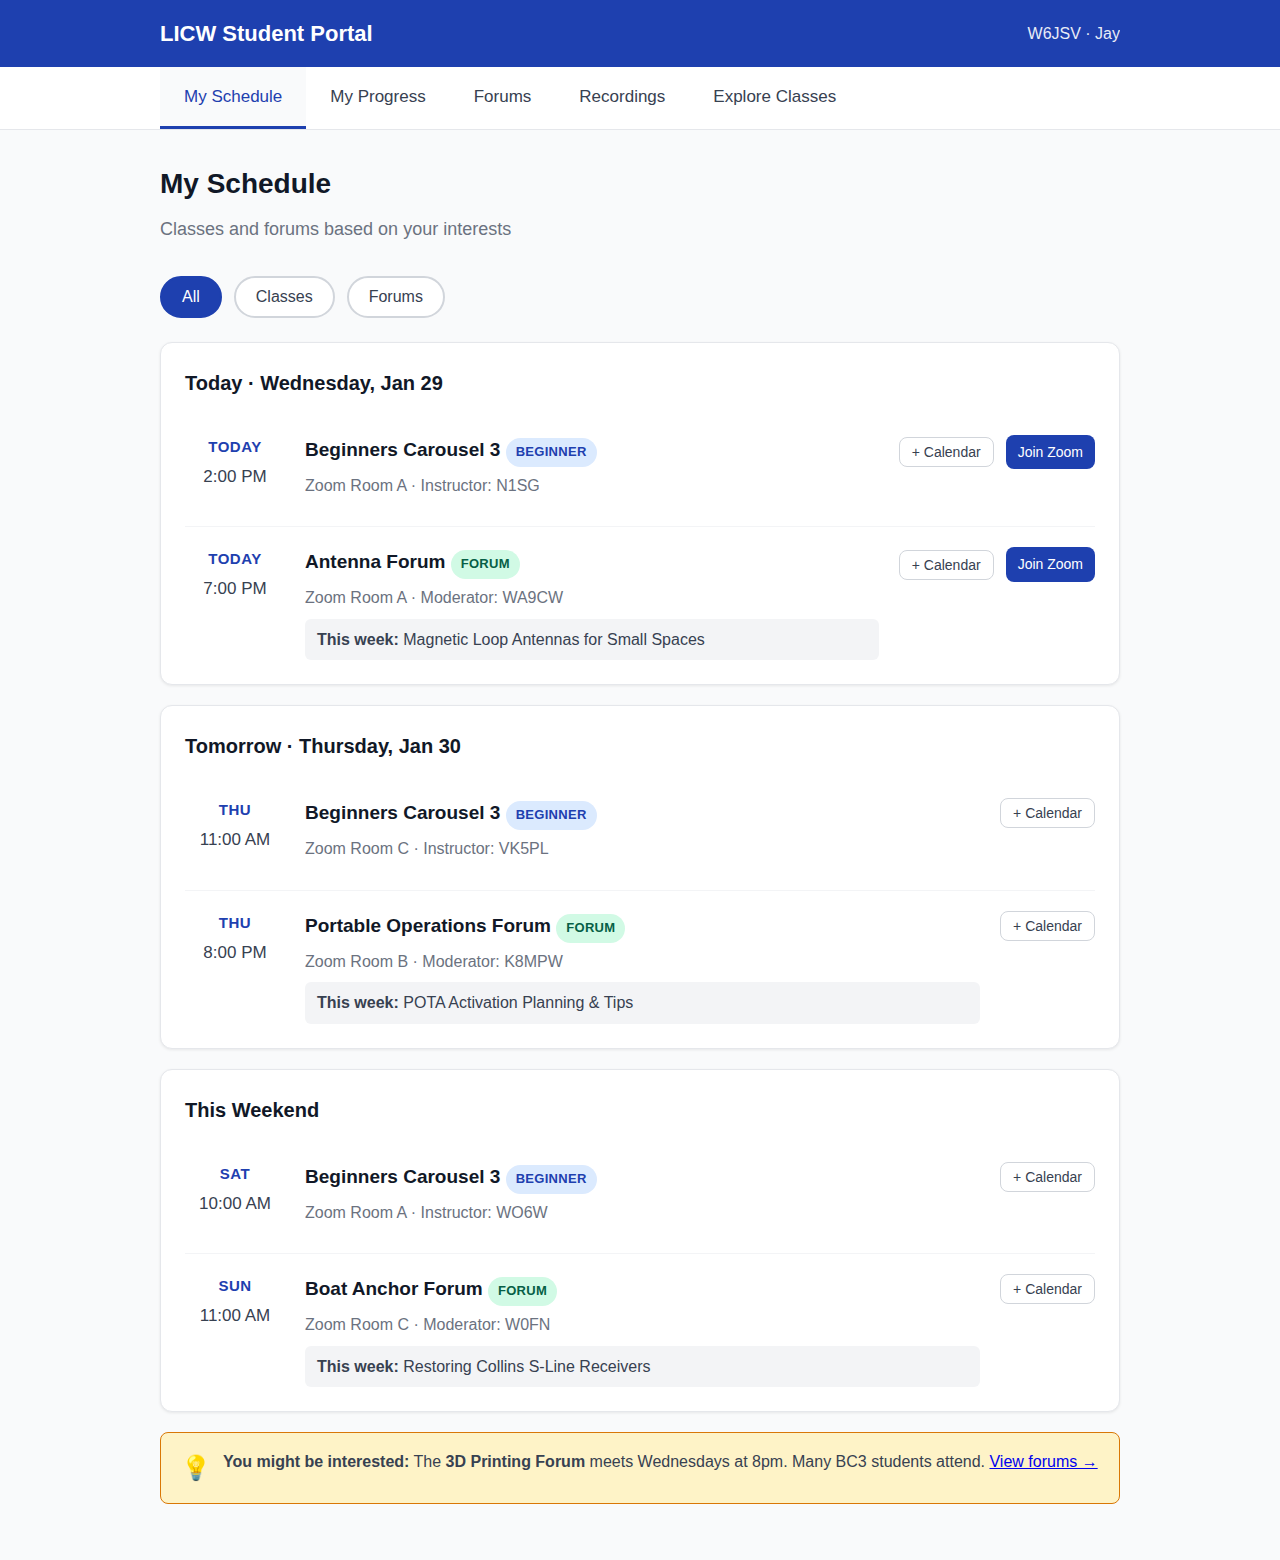
<file: licw-student-portal/mockups/index.html>
<!DOCTYPE html>
<html lang="en">
<head>
  <meta charset="UTF-8">
  <meta name="viewport" content="width=device-width, initial-scale=1.0">
  <title>My Schedule - LICW Student Portal</title>
  <link rel="stylesheet" href="styles.css">
</head>
<body>
  <header>
    <div class="container">
      <a href="index.html" class="logo">LICW Student Portal</a>
      <span class="user-info">W6JSV · Jay</span>
    </div>
  </header>

  <nav>
    <div class="container">
      <ul>
        <li><a href="index.html" class="active">My Schedule</a></li>
        <li><a href="progress.html">My Progress</a></li>
        <li><a href="forums.html">Forums</a></li>
        <li><a href="recordings.html">Recordings</a></li>
        <li><a href="explore.html">Explore Classes</a></li>
      </ul>
    </div>
  </nav>

  <main>
    <div class="container">
      <div class="page-header">
        <h1>My Schedule</h1>
        <p>Classes and forums based on your interests</p>
      </div>

      <div class="filters">
        <button class="filter-btn active">All</button>
        <button class="filter-btn">Classes</button>
        <button class="filter-btn">Forums</button>
      </div>

      <!-- Today's Section -->
      <div class="card">
        <div class="card-header">
          <h2>Today · Wednesday, Jan 29</h2>
        </div>

        <div class="schedule-item">
          <div class="schedule-time">
            <div class="schedule-day">Today</div>
            <div class="schedule-hour">2:00 PM</div>
          </div>
          <div class="schedule-details">
            <div class="schedule-title">
              Beginners Carousel 3
              <span class="badge badge-beginner">Beginner</span>
            </div>
            <div class="schedule-meta">Zoom Room A · Instructor: N1SG</div>
          </div>
          <div class="schedule-actions">
            <button class="btn btn-secondary btn-small">+ Calendar</button>
            <a href="#" class="btn btn-primary btn-small">Join Zoom</a>
          </div>
        </div>

        <div class="schedule-item">
          <div class="schedule-time">
            <div class="schedule-day">Today</div>
            <div class="schedule-hour">7:00 PM</div>
          </div>
          <div class="schedule-details">
            <div class="schedule-title">
              Antenna Forum
              <span class="badge badge-forum">Forum</span>
            </div>
            <div class="schedule-meta">Zoom Room A · Moderator: WA9CW</div>
            <div class="schedule-topic">
              <strong>This week:</strong> Magnetic Loop Antennas for Small Spaces
            </div>
          </div>
          <div class="schedule-actions">
            <button class="btn btn-secondary btn-small">+ Calendar</button>
            <a href="#" class="btn btn-primary btn-small">Join Zoom</a>
          </div>
        </div>
      </div>

      <!-- Tomorrow -->
      <div class="card">
        <div class="card-header">
          <h2>Tomorrow · Thursday, Jan 30</h2>
        </div>

        <div class="schedule-item">
          <div class="schedule-time">
            <div class="schedule-day">Thu</div>
            <div class="schedule-hour">11:00 AM</div>
          </div>
          <div class="schedule-details">
            <div class="schedule-title">
              Beginners Carousel 3
              <span class="badge badge-beginner">Beginner</span>
            </div>
            <div class="schedule-meta">Zoom Room C · Instructor: VK5PL</div>
          </div>
          <div class="schedule-actions">
            <button class="btn btn-secondary btn-small">+ Calendar</button>
          </div>
        </div>

        <div class="schedule-item">
          <div class="schedule-time">
            <div class="schedule-day">Thu</div>
            <div class="schedule-hour">8:00 PM</div>
          </div>
          <div class="schedule-details">
            <div class="schedule-title">
              Portable Operations Forum
              <span class="badge badge-forum">Forum</span>
            </div>
            <div class="schedule-meta">Zoom Room B · Moderator: K8MPW</div>
            <div class="schedule-topic">
              <strong>This week:</strong> POTA Activation Planning & Tips
            </div>
          </div>
          <div class="schedule-actions">
            <button class="btn btn-secondary btn-small">+ Calendar</button>
          </div>
        </div>
      </div>

      <!-- This Weekend -->
      <div class="card">
        <div class="card-header">
          <h2>This Weekend</h2>
        </div>

        <div class="schedule-item">
          <div class="schedule-time">
            <div class="schedule-day">Sat</div>
            <div class="schedule-hour">10:00 AM</div>
          </div>
          <div class="schedule-details">
            <div class="schedule-title">
              Beginners Carousel 3
              <span class="badge badge-beginner">Beginner</span>
            </div>
            <div class="schedule-meta">Zoom Room A · Instructor: WO6W</div>
          </div>
          <div class="schedule-actions">
            <button class="btn btn-secondary btn-small">+ Calendar</button>
          </div>
        </div>

        <div class="schedule-item">
          <div class="schedule-time">
            <div class="schedule-day">Sun</div>
            <div class="schedule-hour">11:00 AM</div>
          </div>
          <div class="schedule-details">
            <div class="schedule-title">
              Boat Anchor Forum
              <span class="badge badge-forum">Forum</span>
            </div>
            <div class="schedule-meta">Zoom Room C · Moderator: W0FN</div>
            <div class="schedule-topic">
              <strong>This week:</strong> Restoring Collins S-Line Receivers
            </div>
          </div>
          <div class="schedule-actions">
            <button class="btn btn-secondary btn-small">+ Calendar</button>
          </div>
        </div>
      </div>

      <!-- Upcoming suggestion -->
      <div class="hint-box">
        <div class="hint-icon">💡</div>
        <div class="hint-text">
          <strong>You might be interested:</strong> The <strong>3D Printing Forum</strong> meets Wednesdays at 8pm.
          Many BC3 students attend. <a href="forums.html">View forums →</a>
        </div>
      </div>

    </div>
  </main>
</body>
</html>
</file>
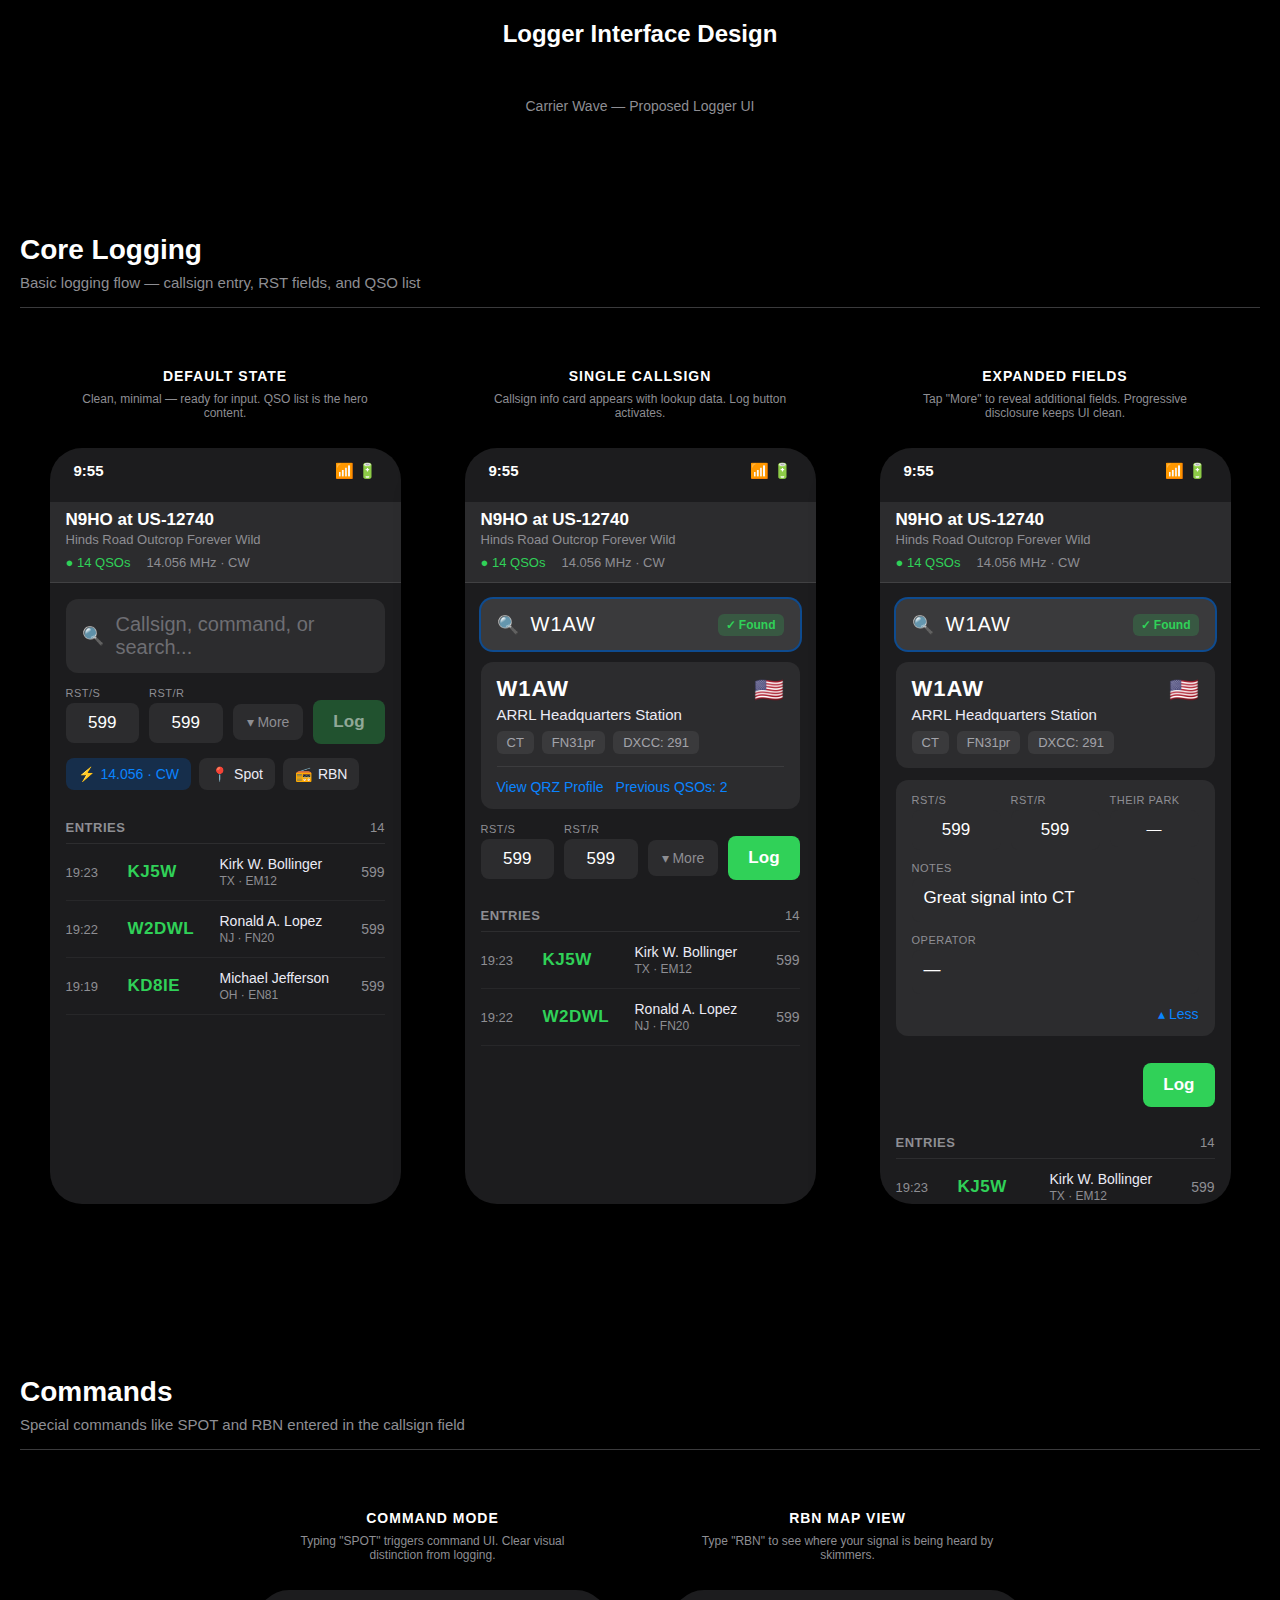
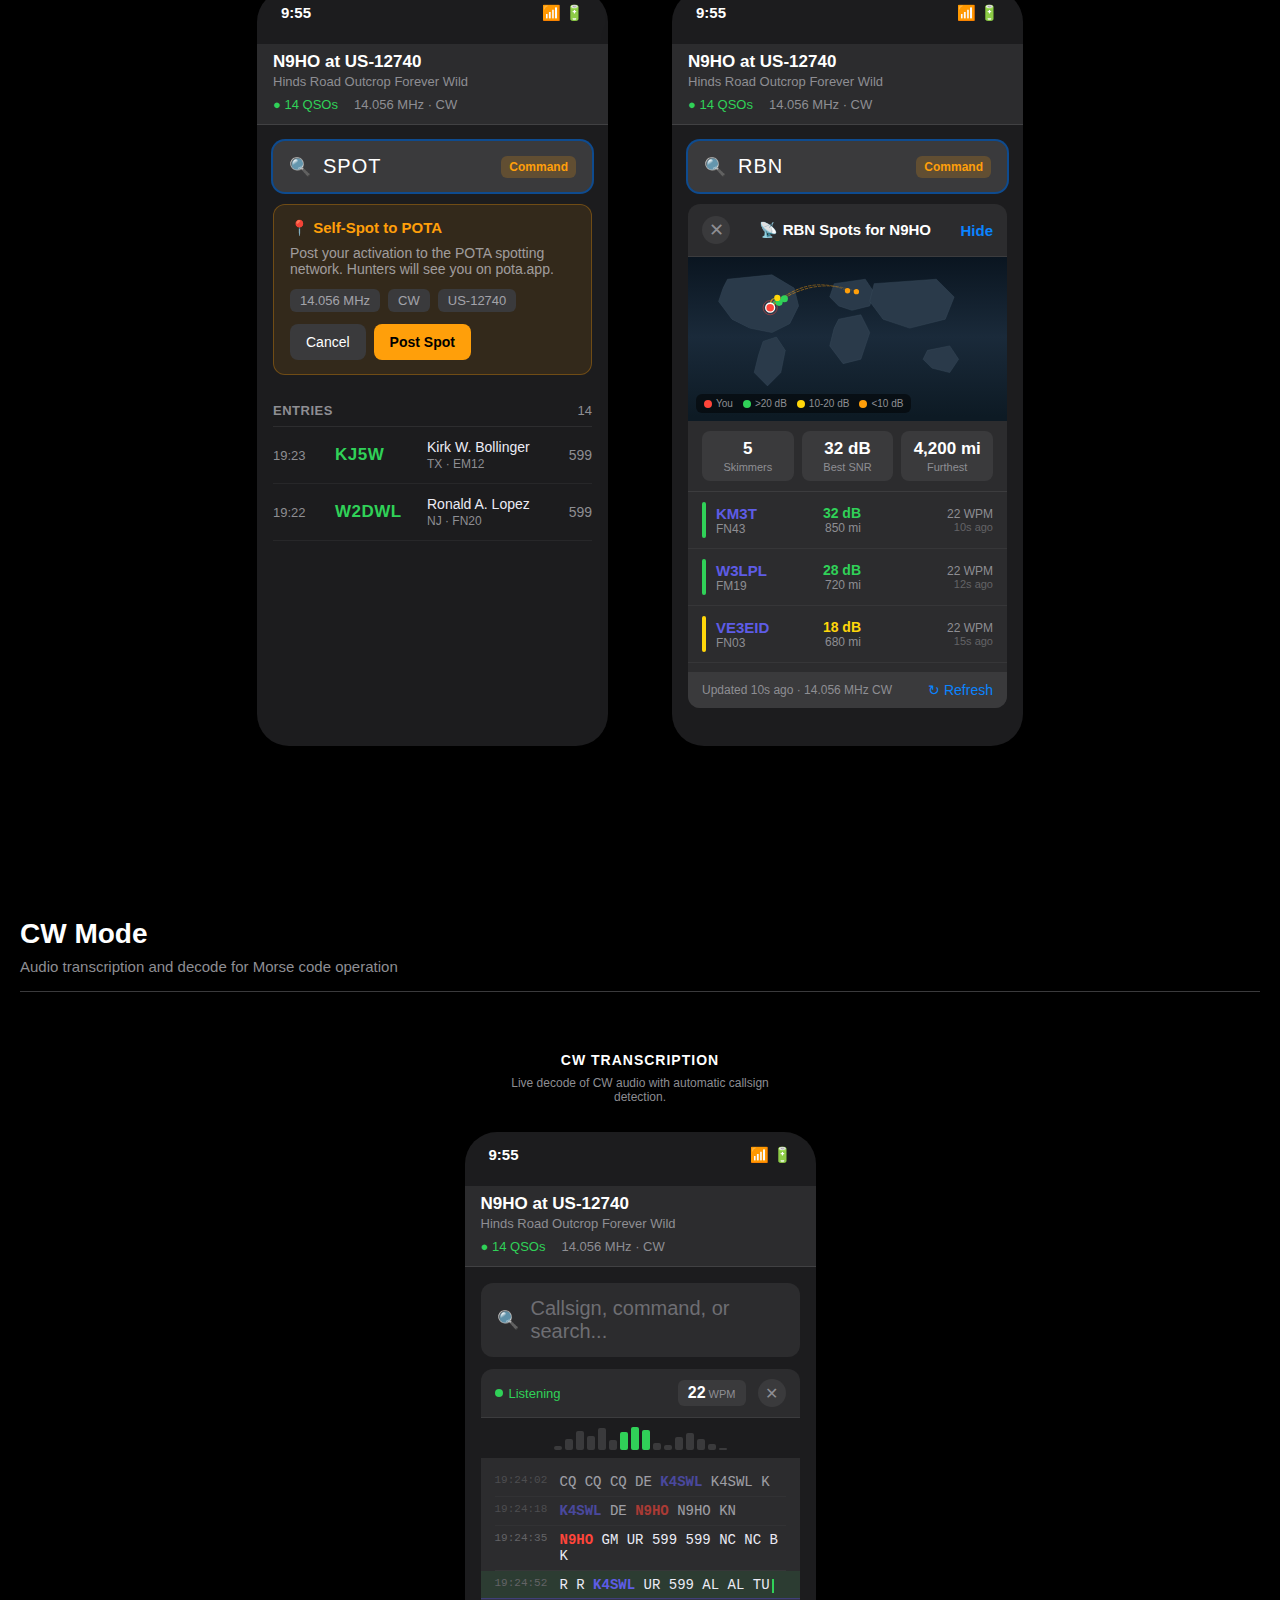
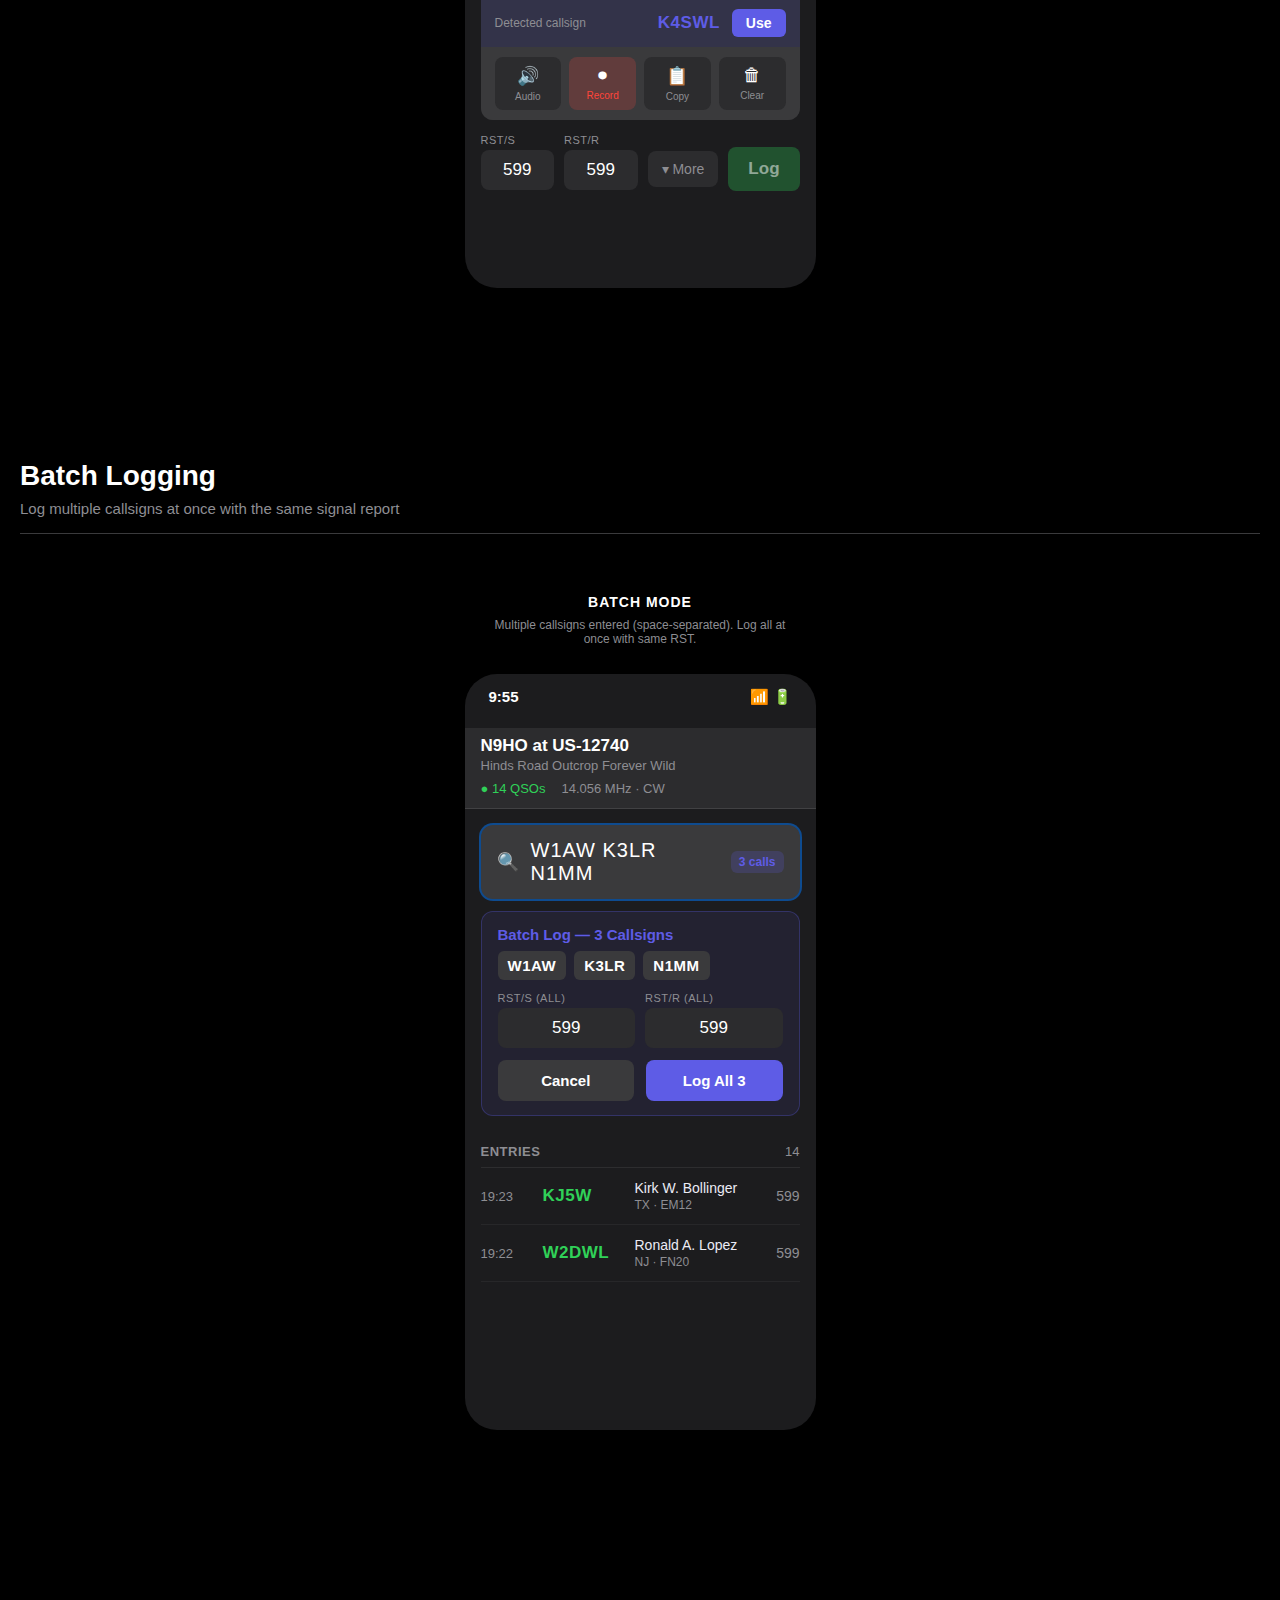
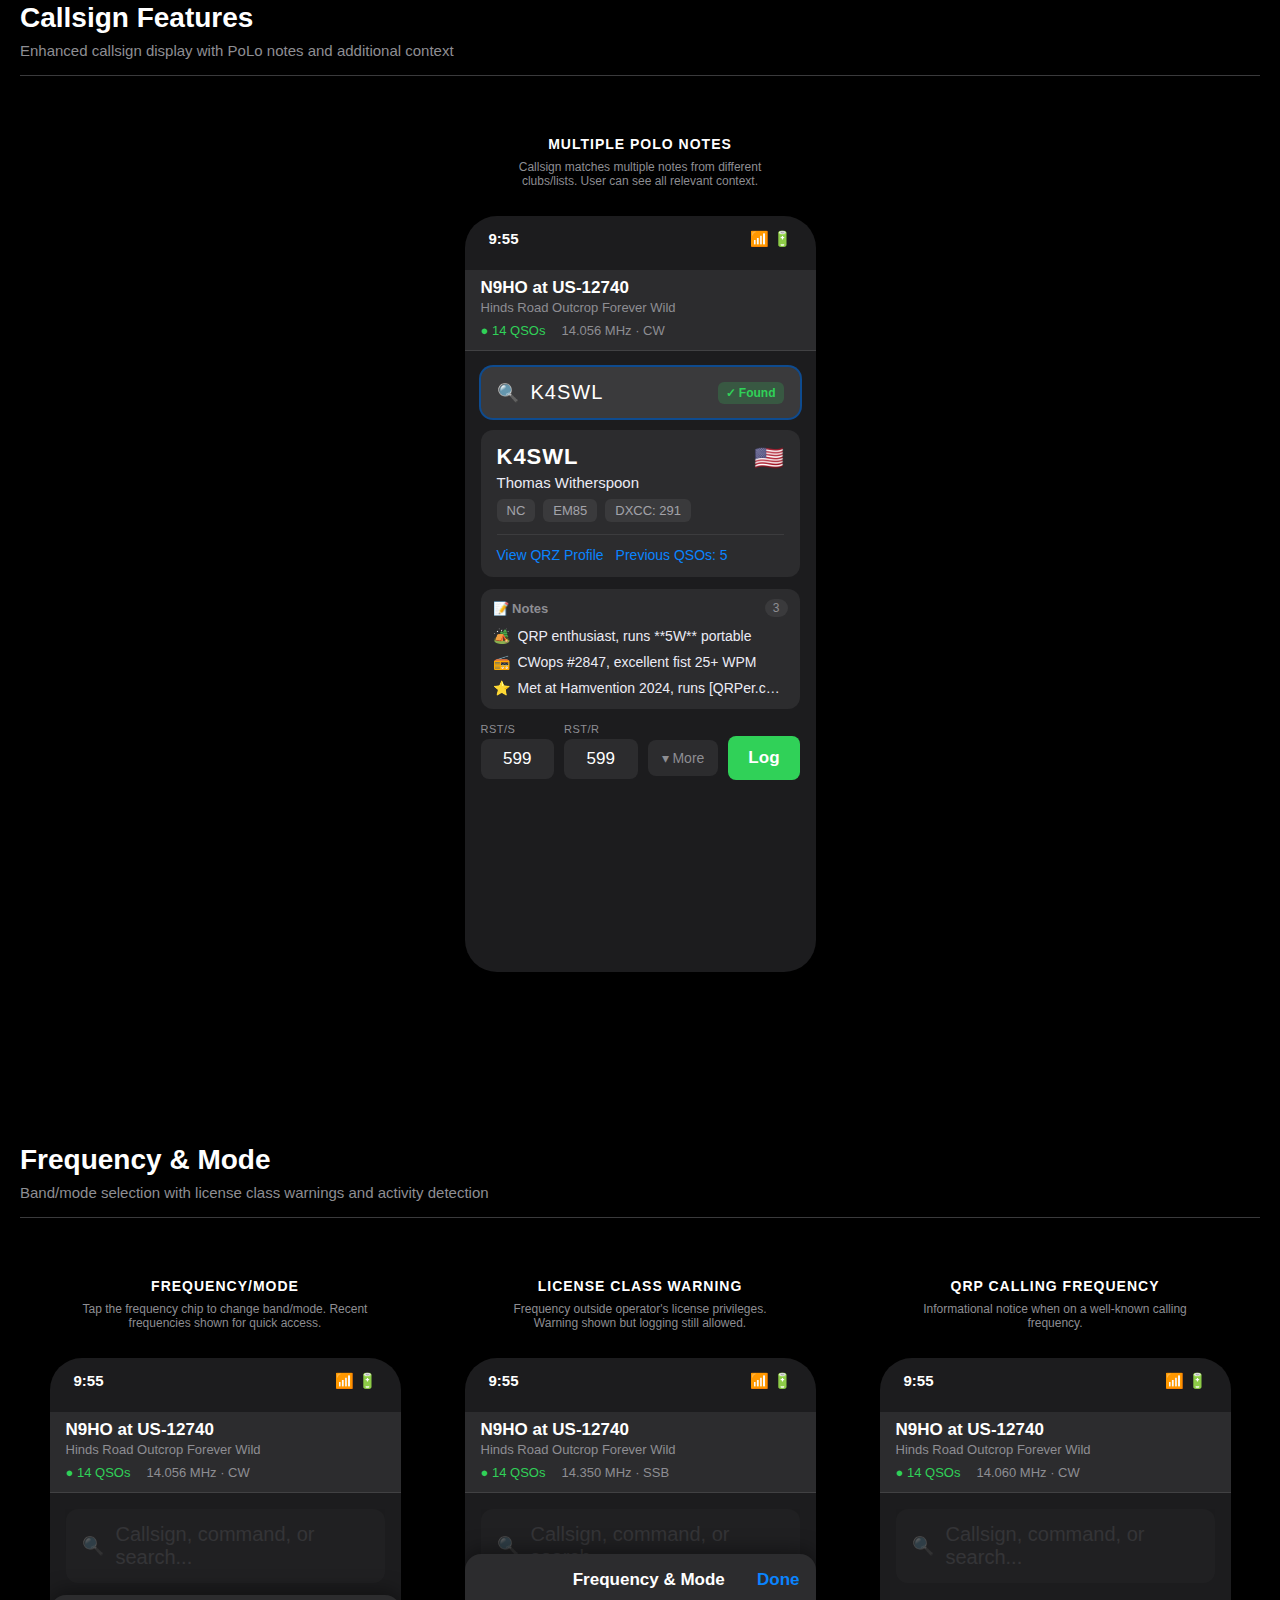
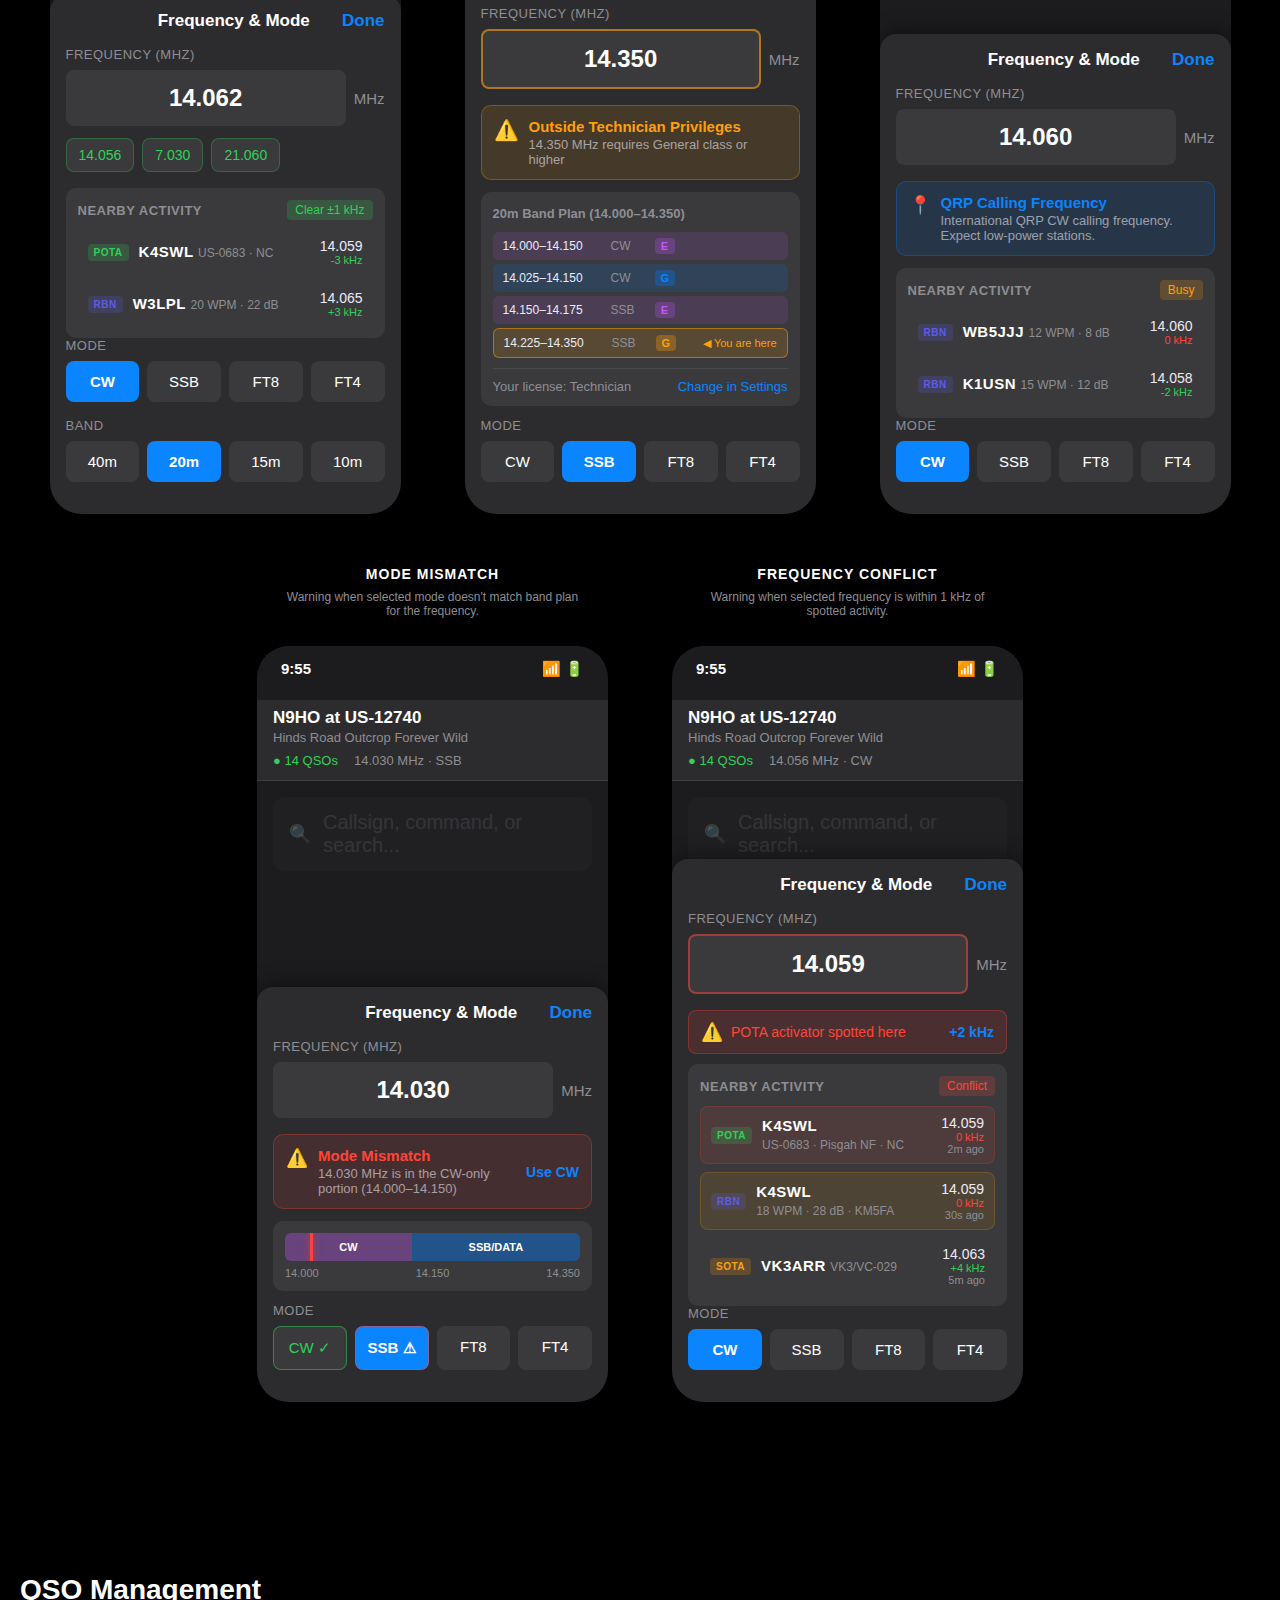
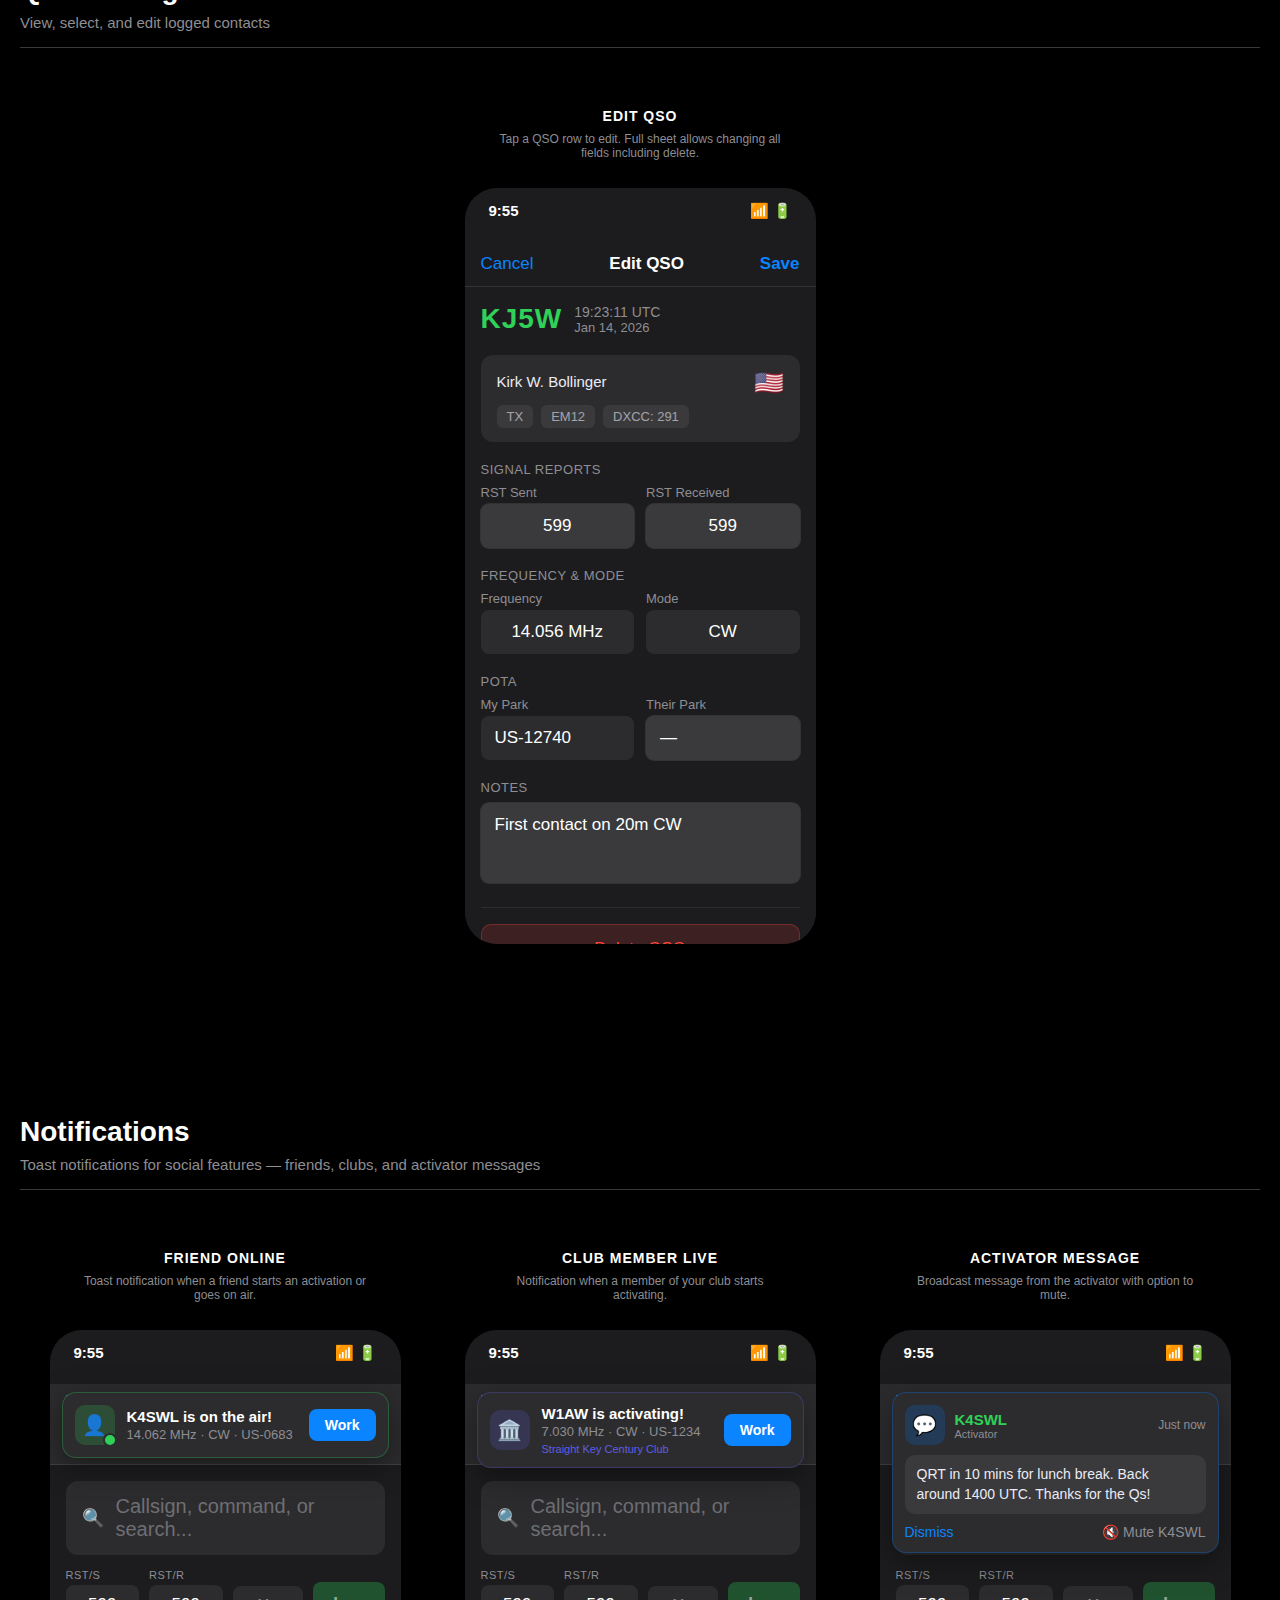
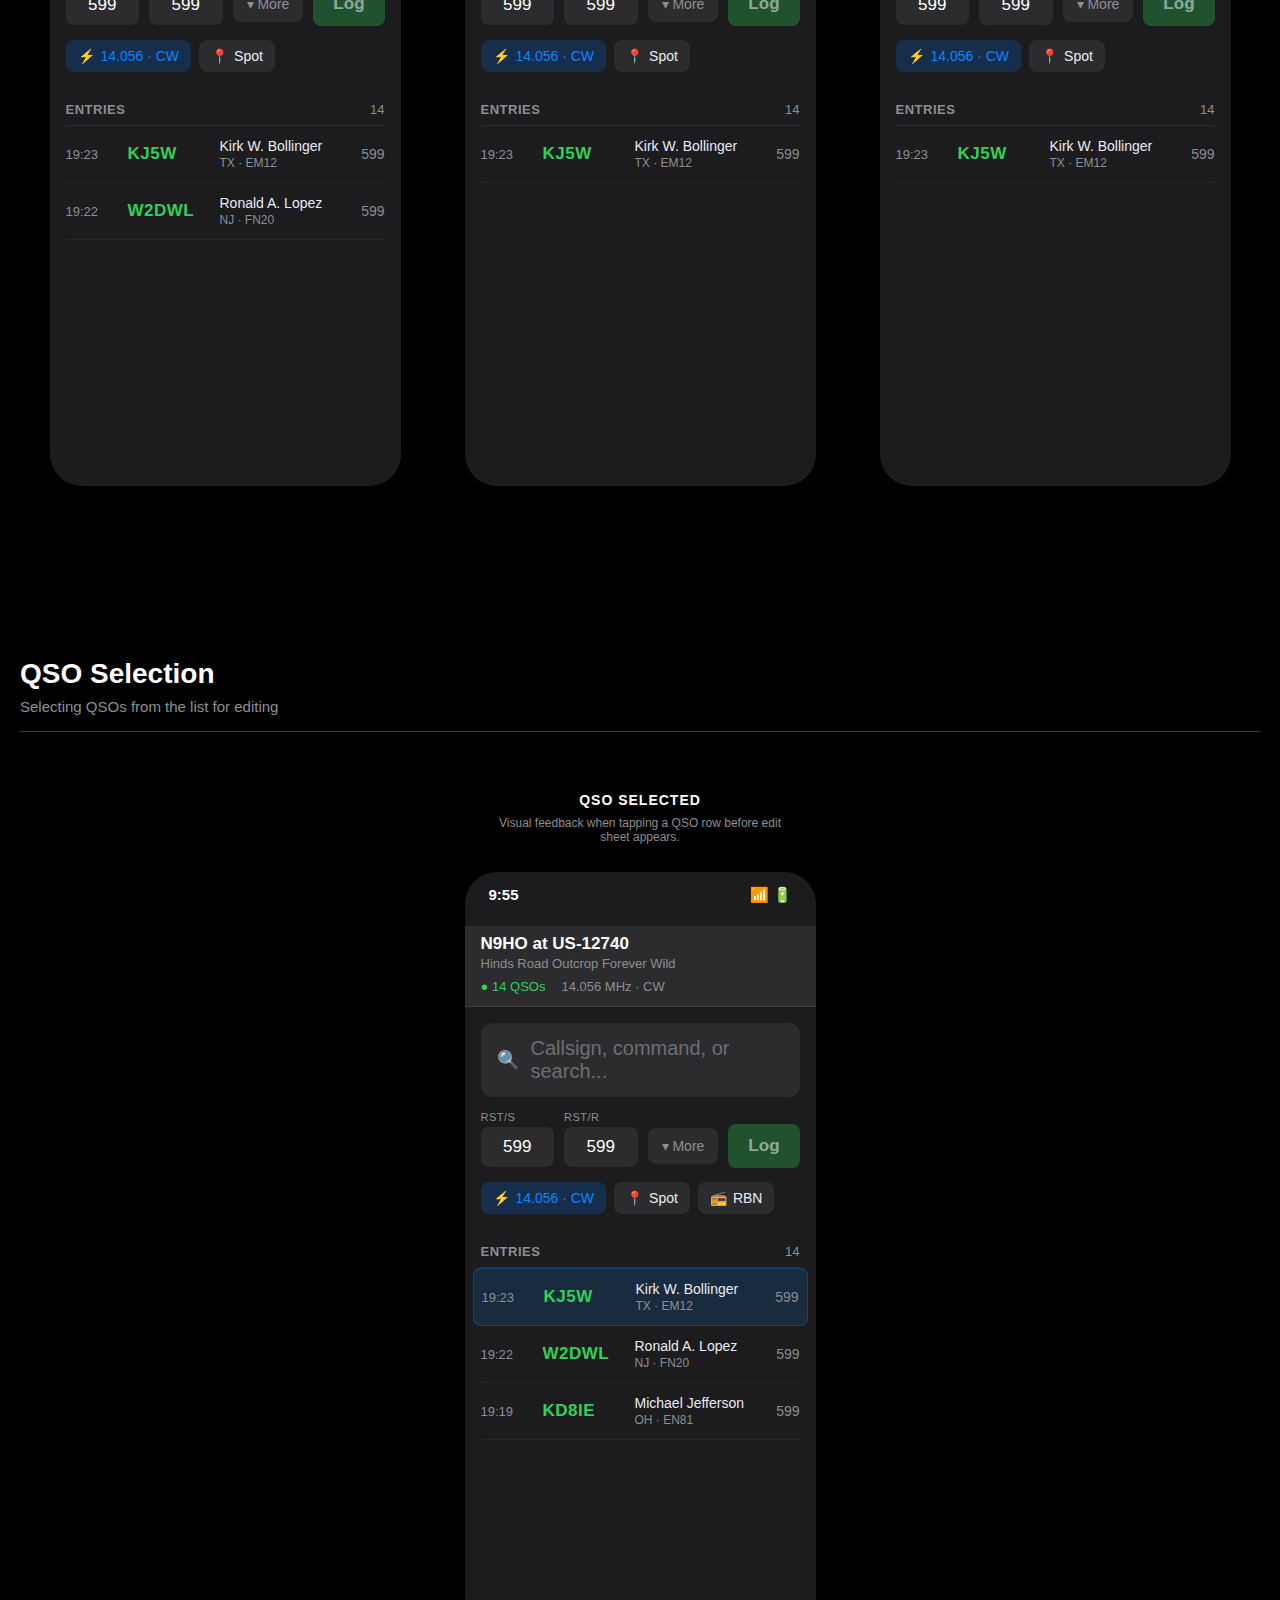
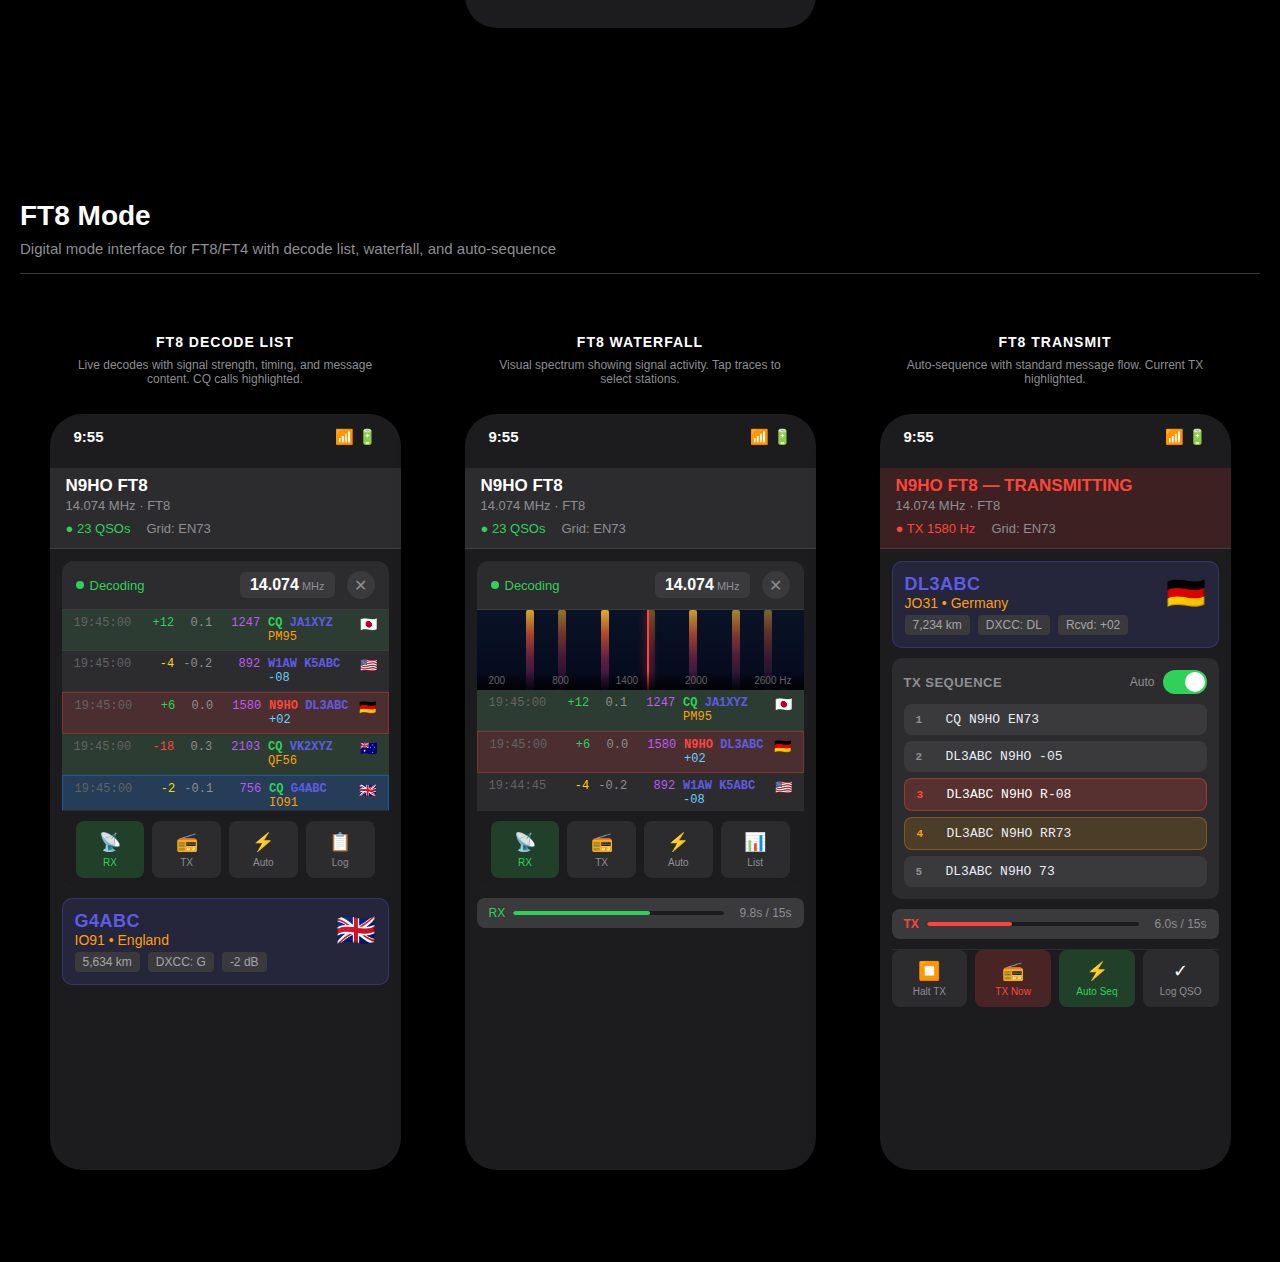
<file: docs/designs/logger-mockup.html>
<!DOCTYPE html>
<html lang="en">
<head>
    <meta charset="UTF-8">
    <meta name="viewport" content="width=device-width, initial-scale=1.0">
    <title>Logger Interface Mockup</title>
    <style>
        * {
            margin: 0;
            padding: 0;
            box-sizing: border-box;
        }

        body {
            font-family: -apple-system, BlinkMacSystemFont, 'SF Pro Text', sans-serif;
            /* iOS Dark Mode: systemGroupedBackground */
            background: #000000;
            min-height: 100vh;
            color: #fff;
            padding: 20px;
            display: flex;
            gap: 40px;
            flex-wrap: wrap;
            justify-content: center;
        }

        h1 {
            width: 100%;
            text-align: center;
            font-size: 24px;
            font-weight: 600;
            margin-bottom: 10px;
            color: #fff;
        }

        .state-label {
            width: 100%;
            text-align: center;
            font-size: 14px;
            color: #8e8e93;
            margin-bottom: 20px;
        }

        /* Section Headers */
        .section {
            width: 100%;
            display: flex;
            flex-wrap: wrap;
            gap: 40px;
            justify-content: center;
            margin-bottom: 60px;
        }

        .section-header {
            width: 100%;
            margin-top: 60px;
            margin-bottom: 20px;
            padding-bottom: 16px;
            border-bottom: 1px solid #3A3A3C;
        }

        .section-title {
            font-size: 28px;
            font-weight: 700;
            color: #fff;
            margin-bottom: 8px;
        }

        .section-description {
            font-size: 15px;
            color: #8e8e93;
        }

        .phone-frame {
            width: 375px;
            height: 780px;
            background: #000;
            border-radius: 40px;
            padding: 12px;
            box-shadow: 0 25px 50px rgba(0,0,0,0.5);
        }

        .phone-screen {
            width: 100%;
            height: 100%;
            /* iOS Dark Mode: systemGroupedBackground #1C1C1E */
            background: #1C1C1E;
            border-radius: 32px;
            overflow: hidden;
            display: flex;
            flex-direction: column;
        }

        /* Status Bar */
        .status-bar {
            height: 54px;
            padding: 14px 24px 0;
            display: flex;
            justify-content: space-between;
            align-items: flex-start;
            font-size: 15px;
            font-weight: 600;
        }

        .status-icons {
            display: flex;
            gap: 4px;
            align-items: center;
        }

        /* Header */
        .header {
            padding: 8px 16px 12px;
            /* iOS Dark Mode: secondarySystemGroupedBackground */
            background: #2C2C2E;
            border-bottom: 1px solid rgba(255,255,255,0.1);
        }

        .header-title {
            font-size: 17px;
            font-weight: 600;
            color: #fff;
        }

        .header-subtitle {
            font-size: 13px;
            color: #8e8e93;
            margin-top: 2px;
        }

        .header-stats {
            display: flex;
            gap: 16px;
            margin-top: 8px;
        }

        .stat-badge {
            font-size: 13px;
            color: #30d158;
            display: flex;
            align-items: center;
            gap: 4px;
        }

        .stat-badge.neutral {
            color: #8e8e93;
        }

        /* Main Content */
        .content {
            flex: 1;
            display: flex;
            flex-direction: column;
            padding: 16px;
            gap: 12px;
            overflow-y: auto;
        }

        /* Callsign Input - Hero */
        .callsign-input-container {
            /* iOS Dark Mode: systemGray5 */
            background: #2C2C2E;
            border-radius: 12px;
            padding: 14px 16px;
            display: flex;
            align-items: center;
            gap: 12px;
        }

        .callsign-input-container.focused {
            /* iOS Dark Mode: systemGray4 */
            background: #3A3A3C;
            box-shadow: 0 0 0 2px rgba(0, 122, 255, 0.5);
        }

        .search-icon {
            color: #8e8e93;
            font-size: 18px;
        }

        .callsign-input {
            flex: 1;
            font-size: 20px;
            font-weight: 500;
            color: #fff;
            letter-spacing: 1px;
        }

        .callsign-input.placeholder {
            color: #6e6e73;
            font-weight: 400;
            letter-spacing: 0;
        }

        .input-badge {
            background: rgba(48, 209, 88, 0.2);
            color: #30d158;
            font-size: 12px;
            font-weight: 600;
            padding: 4px 8px;
            border-radius: 6px;
        }

        .input-badge.command {
            background: rgba(255, 159, 10, 0.2);
            color: #ff9f0a;
        }

        .input-badge.batch {
            background: rgba(94, 92, 230, 0.2);
            color: #5e5ce6;
        }

        /* Callsign Info Card */
        .callsign-card {
            /* iOS Dark Mode: systemGray6 */
            background: #2C2C2E;
            border-radius: 12px;
            padding: 14px 16px;
            animation: slideIn 0.2s ease-out;
        }

        @keyframes slideIn {
            from {
                opacity: 0;
                transform: translateY(-8px);
            }
            to {
                opacity: 1;
                transform: translateY(0);
            }
        }

        .callsign-card-header {
            display: flex;
            justify-content: space-between;
            align-items: flex-start;
        }

        .callsign-card-call {
            font-size: 22px;
            font-weight: 700;
            color: #fff;
            letter-spacing: 1px;
        }

        .callsign-card-flag {
            font-size: 24px;
        }

        .callsign-card-name {
            font-size: 15px;
            color: #ebebf5;
            margin-top: 4px;
        }

        .callsign-card-details {
            display: flex;
            gap: 8px;
            margin-top: 8px;
            flex-wrap: wrap;
        }

        .detail-chip {
            /* iOS Dark Mode: systemGray4 */
            background: #3A3A3C;
            padding: 4px 10px;
            border-radius: 6px;
            font-size: 13px;
            /* iOS Dark Mode: secondaryLabel */
            color: #EBEBF599;
        }

        .callsign-card-actions {
            display: flex;
            gap: 12px;
            margin-top: 12px;
            padding-top: 12px;
            border-top: 1px solid rgba(255,255,255,0.08);
        }

        .card-action {
            font-size: 14px;
            color: #0a84ff;
            display: flex;
            align-items: center;
            gap: 4px;
        }

        /* Quick Fields Row */
        .quick-fields {
            display: flex;
            gap: 10px;
            align-items: center;
        }

        .field-group {
            flex: 1;
        }

        .field-label {
            font-size: 11px;
            color: #8e8e93;
            text-transform: uppercase;
            letter-spacing: 0.5px;
            margin-bottom: 4px;
        }

        .field-input {
            /* iOS Dark Mode: systemGray5 */
            background: #2C2C2E;
            border-radius: 8px;
            padding: 10px 12px;
            font-size: 17px;
            font-weight: 500;
            color: #fff;
            text-align: center;
        }

        .field-input.small {
            font-size: 15px;
        }

        .more-button {
            /* iOS Dark Mode: systemGray5 */
            background: #2C2C2E;
            border-radius: 8px;
            padding: 10px 14px;
            font-size: 14px;
            /* iOS Dark Mode: systemGray */
            color: #8E8E93;
            display: flex;
            align-items: center;
            gap: 4px;
            margin-top: 15px;
        }

        .log-button {
            background: #30d158;
            border-radius: 8px;
            padding: 12px 20px;
            font-size: 17px;
            font-weight: 600;
            color: #fff;
            margin-top: 15px;
            min-width: 70px;
            text-align: center;
        }

        .log-button.disabled {
            background: rgba(48, 209, 88, 0.3);
            color: rgba(255,255,255,0.5);
        }

        /* Quick Actions Bar */
        .quick-actions {
            display: flex;
            gap: 8px;
            overflow-x: auto;
            padding: 2px 0;
        }

        .action-chip {
            /* iOS Dark Mode: systemGray5 */
            background: #2C2C2E;
            border-radius: 8px;
            padding: 8px 12px;
            font-size: 14px;
            /* iOS Dark Mode: label */
            color: #EBEBF5;
            white-space: nowrap;
            display: flex;
            align-items: center;
            gap: 6px;
        }

        .action-chip.active {
            background: rgba(0, 122, 255, 0.2);
            color: #0a84ff;
        }

        .action-chip .icon {
            font-size: 14px;
        }

        /* QSO List */
        .qso-list {
            flex: 1;
            margin-top: 8px;
        }

        .qso-list-header {
            display: flex;
            justify-content: space-between;
            align-items: center;
            padding: 8px 0;
            border-bottom: 1px solid rgba(255,255,255,0.08);
        }

        .qso-list-title {
            font-size: 13px;
            font-weight: 600;
            color: #8e8e93;
            text-transform: uppercase;
            letter-spacing: 0.5px;
        }

        .qso-count {
            font-size: 13px;
            color: #8e8e93;
        }

        .qso-item {
            display: flex;
            align-items: center;
            padding: 12px 0;
            border-bottom: 1px solid rgba(255,255,255,0.05);
            gap: 12px;
        }

        .qso-time {
            font-size: 13px;
            color: #8e8e93;
            font-variant-numeric: tabular-nums;
            min-width: 50px;
        }

        .qso-call {
            font-size: 17px;
            font-weight: 600;
            color: #30d158;
            letter-spacing: 0.5px;
            min-width: 80px;
        }

        .qso-info {
            flex: 1;
            display: flex;
            flex-direction: column;
            gap: 2px;
        }

        .qso-name {
            font-size: 14px;
            color: #ebebf5;
        }

        .qso-location {
            font-size: 12px;
            color: #8e8e93;
        }

        .qso-rst {
            font-size: 14px;
            color: #8e8e93;
            font-variant-numeric: tabular-nums;
        }

        /* Expanded Fields */
        .expanded-fields {
            /* iOS Dark Mode: systemGray6 */
            background: #2C2C2E;
            border-radius: 12px;
            padding: 14px 16px;
        }

        .expanded-row {
            display: flex;
            gap: 10px;
            margin-bottom: 12px;
        }

        .expanded-row:last-child {
            margin-bottom: 0;
        }

        .full-width {
            flex: 1;
        }

        .field-input.notes {
            min-height: 44px;
            text-align: left;
        }

        .collapse-button {
            display: flex;
            justify-content: flex-end;
            margin-top: 12px;
        }

        .collapse-btn {
            font-size: 14px;
            color: #0a84ff;
        }

        /* Command Mode */
        .command-panel {
            background: rgba(255, 159, 10, 0.1);
            border: 1px solid rgba(255, 159, 10, 0.3);
            border-radius: 12px;
            padding: 14px 16px;
        }

        .command-title {
            font-size: 15px;
            font-weight: 600;
            color: #ff9f0a;
            margin-bottom: 8px;
        }

        .command-description {
            font-size: 14px;
            color: #ebebf599;
            margin-bottom: 12px;
        }

        .command-options {
            display: flex;
            gap: 8px;
        }

        .command-option {
            /* iOS Dark Mode: systemGray4 */
            background: #3A3A3C;
            border-radius: 8px;
            padding: 10px 16px;
            font-size: 14px;
            color: #fff;
        }

        .command-option.primary {
            background: #ff9f0a;
            color: #000;
            font-weight: 600;
        }

        /* Batch Mode */
        .batch-panel {
            background: rgba(94, 92, 230, 0.1);
            border: 1px solid rgba(94, 92, 230, 0.3);
            border-radius: 12px;
            padding: 14px 16px;
        }

        .batch-title {
            font-size: 15px;
            font-weight: 600;
            color: #5e5ce6;
            margin-bottom: 8px;
        }

        .batch-calls {
            display: flex;
            flex-wrap: wrap;
            gap: 8px;
        }

        .batch-call-chip {
            /* iOS Dark Mode: systemGray4 */
            background: #3A3A3C;
            border-radius: 6px;
            padding: 6px 10px;
            font-size: 15px;
            font-weight: 600;
            color: #fff;
            letter-spacing: 0.5px;
        }

        .batch-actions {
            display: flex;
            gap: 12px;
            margin-top: 12px;
        }

        .batch-action {
            flex: 1;
            text-align: center;
            padding: 12px;
            border-radius: 8px;
            font-size: 15px;
            font-weight: 600;
        }

        .batch-action.secondary {
            /* iOS Dark Mode: systemGray4 */
            background: #3A3A3C;
            color: #fff;
        }

        .batch-action.primary {
            background: #5e5ce6;
            color: #fff;
        }

        /* CW Transcription Panel */
        .cw-panel {
            background: #2C2C2E;
            border-radius: 12px;
            overflow: hidden;
        }

        .cw-panel-header {
            display: flex;
            align-items: center;
            padding: 10px 14px;
            border-bottom: 1px solid rgba(255,255,255,0.08);
            gap: 12px;
        }

        .cw-status {
            display: flex;
            align-items: center;
            gap: 6px;
            flex: 1;
        }

        .cw-status-dot {
            width: 8px;
            height: 8px;
            border-radius: 50%;
            background: #8E8E93;
        }

        .cw-status-dot.listening {
            background: #30D158;
            animation: pulse 1.5s ease-in-out infinite;
        }

        @keyframes pulse {
            0%, 100% { opacity: 1; }
            50% { opacity: 0.5; }
        }

        .cw-status-text {
            font-size: 13px;
            font-weight: 500;
            color: #30D158;
        }

        .cw-wpm {
            display: flex;
            align-items: baseline;
            gap: 3px;
            background: #3A3A3C;
            padding: 4px 10px;
            border-radius: 6px;
        }

        .cw-wpm-value {
            font-size: 16px;
            font-weight: 700;
            color: #fff;
        }

        .cw-wpm-label {
            font-size: 11px;
            color: #8E8E93;
        }

        .cw-panel-close {
            font-size: 16px;
            color: #8E8E93;
            width: 28px;
            height: 28px;
            display: flex;
            align-items: center;
            justify-content: center;
            background: #3A3A3C;
            border-radius: 50%;
        }

        .cw-waveform {
            display: flex;
            align-items: flex-end;
            justify-content: center;
            gap: 3px;
            height: 40px;
            padding: 8px 14px;
            background: #1C1C1E;
        }

        .waveform-bar {
            width: 8px;
            background: #3A3A3C;
            border-radius: 2px;
            transition: height 0.1s ease;
        }

        .waveform-bar.active {
            background: #30D158;
        }

        .cw-transcript {
            padding: 10px 14px;
            max-height: 140px;
            overflow-y: auto;
            font-family: 'SF Mono', 'Menlo', monospace;
        }

        .cw-line {
            display: flex;
            gap: 10px;
            padding: 6px 0;
            border-bottom: 1px solid rgba(255,255,255,0.05);
        }

        .cw-line.old {
            opacity: 0.6;
        }

        .cw-line.current {
            background: rgba(48, 209, 88, 0.1);
            margin: 0 -14px;
            padding: 6px 14px;
            border-bottom: none;
        }

        .cw-timestamp {
            font-size: 11px;
            color: #636366;
            min-width: 55px;
            font-variant-numeric: tabular-nums;
        }

        .cw-text {
            font-size: 14px;
            color: #EBEBF5;
            flex: 1;
            word-break: break-all;
        }

        .cw-callsign {
            color: #5E5CE6;
            font-weight: 600;
        }

        .cw-callsign.you {
            color: #FF453A;
        }

        .cw-cursor {
            display: inline-block;
            width: 2px;
            height: 14px;
            background: #30D158;
            margin-left: 2px;
            animation: blink 0.8s step-end infinite;
            vertical-align: text-bottom;
        }

        @keyframes blink {
            0%, 100% { opacity: 1; }
            50% { opacity: 0; }
        }

        .cw-detected {
            display: flex;
            align-items: center;
            justify-content: space-between;
            padding: 10px 14px;
            background: rgba(94, 92, 230, 0.15);
            border-top: 1px solid rgba(94, 92, 230, 0.3);
        }

        .cw-detected-label {
            font-size: 12px;
            color: #8E8E93;
        }

        .cw-detected-call {
            display: flex;
            align-items: center;
            gap: 12px;
        }

        .cw-detected-callsign {
            font-size: 17px;
            font-weight: 700;
            color: #5E5CE6;
            letter-spacing: 0.5px;
        }

        .cw-detected-action {
            font-size: 14px;
            font-weight: 600;
            color: #fff;
            background: #5E5CE6;
            padding: 6px 14px;
            border-radius: 6px;
        }

        .cw-controls {
            display: flex;
            padding: 10px 14px;
            gap: 8px;
            background: #3A3A3C;
        }

        .cw-control-btn {
            flex: 1;
            display: flex;
            flex-direction: column;
            align-items: center;
            gap: 4px;
            padding: 8px;
            background: #2C2C2E;
            border-radius: 8px;
        }

        .cw-control-btn.active {
            background: rgba(255, 69, 58, 0.2);
        }

        .cw-control-icon {
            font-size: 18px;
        }

        .cw-control-label {
            font-size: 10px;
            color: #8E8E93;
        }

        .cw-control-btn.active .cw-control-label {
            color: #FF453A;
        }

        /* RBN Panel */
        .rbn-panel {
            background: #2C2C2E;
            border-radius: 12px;
            overflow: hidden;
        }

        .rbn-panel-header {
            display: flex;
            justify-content: space-between;
            align-items: center;
            padding: 12px 14px;
            border-bottom: 1px solid rgba(255,255,255,0.08);
        }

        .rbn-panel-close-x {
            font-size: 18px;
            color: #8E8E93;
            width: 28px;
            height: 28px;
            display: flex;
            align-items: center;
            justify-content: center;
            background: #3A3A3C;
            border-radius: 50%;
        }

        .rbn-panel-title {
            font-size: 15px;
            font-weight: 600;
            color: #fff;
        }

        .rbn-panel-close {
            font-size: 15px;
            font-weight: 600;
            color: #0A84FF;
        }

        .rbn-map-container {
            padding: 0;
            background: #0d1a24;
            position: relative;
        }

        .rbn-world-map {
            width: 100%;
            height: 160px;
            background: linear-gradient(180deg, #0a1520 0%, #1a2a3a 50%, #0d1a24 100%);
        }

        .rbn-map-legend {
            position: absolute;
            bottom: 8px;
            left: 8px;
            display: flex;
            gap: 10px;
            background: rgba(0,0,0,0.5);
            padding: 4px 8px;
            border-radius: 6px;
        }

        .legend-item {
            display: flex;
            align-items: center;
            gap: 4px;
            font-size: 10px;
            color: #8E8E93;
        }

        .legend-dot {
            width: 8px;
            height: 8px;
            border-radius: 50%;
        }

        .legend-dot.you {
            background: #FF453A;
        }

        .legend-dot.high {
            background: #30D158;
        }

        .legend-dot.med {
            background: #FFD60A;
        }

        .legend-dot.low {
            background: #FF9F0A;
        }

        .rbn-stats-row {
            display: flex;
            padding: 10px 14px;
            gap: 8px;
            border-bottom: 1px solid rgba(255,255,255,0.08);
        }

        .rbn-stat {
            flex: 1;
            text-align: center;
            padding: 8px;
            background: #3A3A3C;
            border-radius: 8px;
        }

        .rbn-stat-value {
            display: block;
            font-size: 17px;
            font-weight: 700;
            color: #fff;
        }

        .rbn-stat-label {
            display: block;
            font-size: 11px;
            color: #8E8E93;
            margin-top: 2px;
        }

        .rbn-spot-list {
            max-height: 180px;
            overflow-y: auto;
        }

        .rbn-spot-item {
            display: flex;
            align-items: center;
            gap: 10px;
            padding: 10px 14px;
            border-bottom: 1px solid rgba(255,255,255,0.05);
        }

        .rbn-spot-color {
            width: 4px;
            height: 36px;
            border-radius: 2px;
            flex-shrink: 0;
        }

        .rbn-spot-color.high {
            background: #30D158;
        }

        .rbn-spot-color.med {
            background: #FFD60A;
        }

        .rbn-spot-color.low {
            background: #FF9F0A;
        }

        .rbn-spot-main {
            display: flex;
            flex-direction: column;
            min-width: 70px;
        }

        .rbn-skimmer-call {
            font-size: 15px;
            font-weight: 600;
            color: #5E5CE6;
        }

        .rbn-skimmer-grid {
            font-size: 12px;
            color: #8E8E93;
        }

        .rbn-spot-details {
            display: flex;
            flex-direction: column;
            align-items: flex-end;
            min-width: 65px;
        }

        .rbn-skimmer-snr {
            font-size: 14px;
            font-weight: 600;
        }

        .rbn-skimmer-snr.high {
            color: #30D158;
        }

        .rbn-skimmer-snr.med {
            color: #FFD60A;
        }

        .rbn-skimmer-snr.low {
            color: #FF9F0A;
        }

        .rbn-skimmer-dist {
            font-size: 12px;
            color: #8E8E93;
        }

        .rbn-spot-meta {
            display: flex;
            flex-direction: column;
            align-items: flex-end;
            flex: 1;
        }

        .rbn-skimmer-wpm {
            font-size: 12px;
            color: #8E8E93;
        }

        .rbn-skimmer-age {
            font-size: 11px;
            color: #636366;
        }

        .rbn-footer {
            display: flex;
            justify-content: space-between;
            align-items: center;
            padding: 10px 14px;
            background: #3A3A3C;
        }

        .rbn-last-update {
            font-size: 12px;
            color: #8E8E93;
        }

        .rbn-refresh {
            font-size: 14px;
            color: #0A84FF;
        }

        /* PoLo Notes Section */
        .polo-notes-section {
            /* iOS Dark Mode: systemGray6 */
            background: #2C2C2E;
            border-radius: 12px;
            padding: 10px 12px;
            overflow: hidden;
        }

        .polo-notes-header {
            display: flex;
            justify-content: space-between;
            align-items: center;
            margin-bottom: 8px;
        }

        .polo-notes-title {
            font-size: 13px;
            font-weight: 600;
            color: #8E8E93;
        }

        .polo-notes-count {
            font-size: 12px;
            /* iOS Dark Mode: secondaryLabel */
            color: #8E8E93;
            background: #3A3A3C;
            padding: 2px 8px;
            border-radius: 10px;
        }

        .polo-notes-list-compact {
            display: flex;
            flex-direction: column;
            gap: 4px;
        }

        .polo-note-row {
            display: flex;
            align-items: center;
            gap: 8px;
            min-height: 22px;
        }

        .polo-note-call {
            font-size: 13px;
            font-weight: 600;
            color: #30D158;
            letter-spacing: 0.3px;
            min-width: 56px;
        }

        .polo-note-emoji {
            font-size: 14px;
            flex-shrink: 0;
        }

        .polo-note-text-compact {
            font-size: 14px;
            color: #EBEBF5;
            white-space: nowrap;
            overflow: hidden;
            text-overflow: ellipsis;
            flex: 1;
        }

        /* License Class Warning */
        .license-warning-banner {
            display: flex;
            align-items: flex-start;
            gap: 10px;
            padding: 12px;
            background: rgba(255, 159, 10, 0.12);
            border: 1px solid rgba(255, 159, 10, 0.3);
            border-radius: 10px;
            margin-bottom: 12px;
        }

        .license-warning-icon {
            font-size: 20px;
            flex-shrink: 0;
        }

        .license-warning-content {
            display: flex;
            flex-direction: column;
            gap: 2px;
        }

        .license-warning-title {
            font-size: 15px;
            font-weight: 600;
            color: #FF9F0A;
        }

        .license-warning-text {
            font-size: 13px;
            color: #EBEBF599;
        }

        .license-info-card {
            background: #3A3A3C;
            border-radius: 10px;
            padding: 12px;
            margin-bottom: 12px;
        }

        .license-info-header {
            margin-bottom: 10px;
        }

        .license-info-title {
            font-size: 13px;
            font-weight: 600;
            color: #8E8E93;
        }

        .license-segments {
            display: flex;
            flex-direction: column;
            gap: 4px;
        }

        .license-segment {
            display: flex;
            align-items: center;
            gap: 8px;
            padding: 6px 10px;
            border-radius: 6px;
            font-size: 13px;
        }

        .license-segment.extra {
            background: rgba(175, 82, 222, 0.15);
        }

        .license-segment.general {
            background: rgba(0, 122, 255, 0.15);
        }

        .license-segment.technician {
            background: rgba(48, 209, 88, 0.15);
        }

        .license-segment.current {
            border: 1px solid rgba(255, 159, 10, 0.5);
            background: rgba(255, 159, 10, 0.15);
        }

        .segment-range {
            font-size: 12px;
            font-variant-numeric: tabular-nums;
            color: #EBEBF5;
            min-width: 100px;
        }

        .segment-label {
            font-size: 12px;
            color: #8E8E93;
            min-width: 36px;
        }

        .segment-class {
            font-size: 11px;
            font-weight: 700;
            padding: 2px 6px;
            border-radius: 4px;
            min-width: 20px;
            text-align: center;
        }

        .extra .segment-class {
            background: rgba(175, 82, 222, 0.3);
            color: #BF5AF2;
        }

        .general .segment-class {
            background: rgba(0, 122, 255, 0.3);
            color: #0A84FF;
        }

        .technician .segment-class {
            background: rgba(48, 209, 88, 0.3);
            color: #30D158;
        }

        .current .segment-class {
            background: rgba(255, 159, 10, 0.3);
            color: #FF9F0A;
        }

        .segment-current {
            font-size: 11px;
            color: #FF9F0A;
            margin-left: auto;
        }

        .license-info-footer {
            display: flex;
            justify-content: space-between;
            align-items: center;
            margin-top: 10px;
            padding-top: 10px;
            border-top: 1px solid rgba(255,255,255,0.08);
        }

        .license-your-class {
            font-size: 13px;
            color: #8E8E93;
        }

        .license-change {
            font-size: 13px;
            color: #0A84FF;
        }

        /* Frequency Info Banner (informational, not warning) */
        .freq-info-banner {
            display: flex;
            align-items: flex-start;
            gap: 10px;
            padding: 12px;
            background: rgba(0, 122, 255, 0.12);
            border: 1px solid rgba(0, 122, 255, 0.3);
            border-radius: 10px;
            margin-bottom: 12px;
        }

        .freq-info-icon {
            font-size: 18px;
            flex-shrink: 0;
        }

        .freq-info-content {
            display: flex;
            flex-direction: column;
            gap: 2px;
        }

        .freq-info-title {
            font-size: 15px;
            font-weight: 600;
            color: #0A84FF;
        }

        .freq-info-text {
            font-size: 13px;
            color: #EBEBF599;
        }

        /* Mode Mismatch Warning */
        .mode-mismatch-banner {
            display: flex;
            align-items: flex-start;
            gap: 10px;
            padding: 12px;
            background: rgba(255, 69, 58, 0.12);
            border: 1px solid rgba(255, 69, 58, 0.3);
            border-radius: 10px;
            margin-bottom: 12px;
        }

        .mode-mismatch-icon {
            font-size: 18px;
            flex-shrink: 0;
        }

        .mode-mismatch-content {
            display: flex;
            flex-direction: column;
            gap: 2px;
            flex: 1;
        }

        .mode-mismatch-title {
            font-size: 15px;
            font-weight: 600;
            color: #FF453A;
        }

        .mode-mismatch-text {
            font-size: 13px;
            color: #EBEBF599;
        }

        .mode-mismatch-action {
            font-size: 14px;
            font-weight: 600;
            color: #0A84FF;
            white-space: nowrap;
            align-self: center;
        }

        /* Band Segment Visual */
        .band-segment-visual {
            background: #3A3A3C;
            border-radius: 10px;
            padding: 12px;
            margin-bottom: 12px;
        }

        .band-segment-bar {
            display: flex;
            height: 28px;
            border-radius: 6px;
            overflow: hidden;
            position: relative;
        }

        .segment-fill {
            display: flex;
            align-items: center;
            justify-content: center;
        }

        .segment-fill.cw {
            background: rgba(175, 82, 222, 0.4);
        }

        .segment-fill.ssb {
            background: rgba(0, 122, 255, 0.4);
        }

        .segment-fill-label {
            font-size: 11px;
            font-weight: 600;
            color: #fff;
            text-transform: uppercase;
        }

        .segment-marker {
            position: absolute;
            top: -4px;
            bottom: -4px;
            width: 3px;
            background: #FF453A;
            border-radius: 2px;
            box-shadow: 0 0 8px rgba(255, 69, 58, 0.6);
        }

        .band-segment-labels {
            display: flex;
            justify-content: space-between;
            margin-top: 6px;
            font-size: 11px;
            color: #8E8E93;
            font-variant-numeric: tabular-nums;
        }

        .picker-option.suggested {
            border: 1px solid rgba(48, 209, 88, 0.5);
            color: #30D158;
        }

        .picker-option.warning {
            border: 1px solid rgba(255, 69, 58, 0.5);
            color: #FF453A;
        }

        /* Frequency/Mode Picker */
        .picker-overlay {
            position: absolute;
            bottom: 0;
            left: 0;
            right: 0;
            /* iOS Dark Mode: secondarySystemBackground */
            background: #2C2C2E;
            border-radius: 16px 16px 0 0;
            padding: 16px;
            box-shadow: 0 -4px 20px rgba(0,0,0,0.4);
        }

        .picker-header {
            display: flex;
            justify-content: space-between;
            align-items: center;
            margin-bottom: 16px;
        }

        .picker-title {
            font-size: 17px;
            font-weight: 600;
            color: #fff;
        }

        .picker-done {
            font-size: 17px;
            font-weight: 600;
            color: #0a84ff;
        }

        .picker-section {
            margin-bottom: 16px;
        }

        .picker-section-title {
            font-size: 13px;
            color: #8e8e93;
            text-transform: uppercase;
            letter-spacing: 0.5px;
            margin-bottom: 8px;
        }

        .picker-grid {
            display: grid;
            grid-template-columns: repeat(4, 1fr);
            gap: 8px;
        }

        .picker-option {
            /* iOS Dark Mode: systemGray5 */
            background: #3A3A3C;
            border-radius: 8px;
            padding: 12px 8px;
            text-align: center;
            font-size: 15px;
            color: #fff;
        }

        .picker-option.selected {
            background: #0a84ff;
            color: #fff;
            font-weight: 600;
        }

        .picker-option.recent {
            border: 1px solid rgba(48, 209, 88, 0.4);
        }

        .freq-input-row {
            display: flex;
            gap: 8px;
            align-items: center;
        }

        .freq-input {
            flex: 1;
            /* iOS Dark Mode: systemGray5 */
            background: #3A3A3C;
            border-radius: 8px;
            padding: 14px 16px;
            font-size: 24px;
            font-weight: 600;
            color: #fff;
            text-align: center;
            font-variant-numeric: tabular-nums;
        }

        .freq-unit {
            font-size: 15px;
            color: #8e8e93;
        }

        .recent-freqs {
            display: flex;
            gap: 8px;
            margin-top: 12px;
            overflow-x: auto;
        }

        .recent-freq {
            /* iOS Dark Mode: systemGray5 */
            background: #3A3A3C;
            border: 1px solid rgba(48, 209, 88, 0.3);
            border-radius: 8px;
            padding: 8px 12px;
            font-size: 14px;
            /* iOS systemGreen */
            color: #30D158;
            white-space: nowrap;
        }

        /* Edit QSO Sheet */
        .edit-sheet {
            position: absolute;
            top: 54px;
            left: 0;
            right: 0;
            bottom: 0;
            /* iOS Dark Mode: systemGroupedBackground */
            background: #1C1C1E;
            display: flex;
            flex-direction: column;
        }

        .edit-header {
            display: flex;
            justify-content: space-between;
            align-items: center;
            padding: 12px 16px;
            border-bottom: 1px solid rgba(255,255,255,0.1);
        }

        .edit-cancel {
            font-size: 17px;
            color: #0a84ff;
        }

        .edit-title {
            font-size: 17px;
            font-weight: 600;
            color: #fff;
        }

        .edit-save {
            font-size: 17px;
            font-weight: 600;
            color: #0a84ff;
        }

        .edit-content {
            flex: 1;
            padding: 16px;
            overflow-y: auto;
        }

        .edit-callsign-header {
            display: flex;
            align-items: center;
            gap: 12px;
            margin-bottom: 20px;
        }

        .edit-callsign {
            font-size: 28px;
            font-weight: 700;
            color: #30d158;
            letter-spacing: 1px;
        }

        .edit-timestamp {
            font-size: 14px;
            color: #8e8e93;
        }

        .edit-section {
            margin-bottom: 20px;
        }

        .edit-section-title {
            font-size: 13px;
            color: #8e8e93;
            text-transform: uppercase;
            letter-spacing: 0.5px;
            margin-bottom: 8px;
        }

        .edit-row {
            display: flex;
            gap: 12px;
        }

        .edit-field {
            flex: 1;
        }

        .edit-field-label {
            font-size: 13px;
            color: #8e8e93;
            margin-bottom: 4px;
        }

        .edit-field-input {
            /* iOS Dark Mode: systemGray5 */
            background: #2C2C2E;
            border-radius: 8px;
            padding: 12px 14px;
            font-size: 17px;
            color: #fff;
        }

        .edit-field-input.centered {
            text-align: center;
            font-weight: 500;
        }

        .edit-field-input.editable {
            /* iOS Dark Mode: systemGray4 */
            background: #3A3A3C;
            box-shadow: 0 0 0 1px rgba(255,255,255,0.1);
        }

        .edit-notes {
            min-height: 80px;
        }

        .delete-section {
            margin-top: 24px;
            padding-top: 16px;
            border-top: 1px solid rgba(255,255,255,0.08);
        }

        .delete-button {
            background: rgba(255, 69, 58, 0.15);
            border: 1px solid rgba(255, 69, 58, 0.3);
            border-radius: 10px;
            padding: 14px;
            text-align: center;
            font-size: 17px;
            color: #ff453a;
            font-weight: 500;
        }

        .qso-item.editing {
            background: rgba(10, 132, 255, 0.15);
            border-radius: 8px;
            margin: 0 -8px;
            padding: 12px 8px;
            border: 1px solid rgba(10, 132, 255, 0.3);
        }

        /* Frequency Activity */
        .freq-activity {
            /* iOS Dark Mode: systemGray5 */
            background: #3A3A3C;
            border-radius: 10px;
            padding: 12px;
            margin-top: 4px;
        }

        .freq-activity-header {
            display: flex;
            justify-content: space-between;
            align-items: center;
            margin-bottom: 10px;
        }

        .freq-activity-title {
            font-size: 13px;
            font-weight: 600;
            color: #8e8e93;
            text-transform: uppercase;
            letter-spacing: 0.5px;
        }

        .freq-activity-status {
            font-size: 12px;
            padding: 3px 8px;
            border-radius: 4px;
        }

        .freq-activity-status.clear {
            background: rgba(48, 209, 88, 0.2);
            color: #30d158;
        }

        .freq-activity-status.busy {
            background: rgba(255, 69, 58, 0.2);
            color: #ff453a;
        }

        .freq-activity-status.nearby {
            background: rgba(255, 159, 10, 0.2);
            color: #ff9f0a;
        }

        .activity-list {
            display: flex;
            flex-direction: column;
            gap: 8px;
        }

        .activity-item {
            display: flex;
            align-items: center;
            gap: 10px;
            padding: 8px 10px;
            /* iOS Dark Mode: systemGray5 */
            background: #3A3A3C;
            border-radius: 8px;
        }

        .activity-item.conflict {
            background: rgba(255, 69, 58, 0.1);
            border: 1px solid rgba(255, 69, 58, 0.2);
        }

        .activity-item.warning {
            background: rgba(255, 159, 10, 0.1);
            border: 1px solid rgba(255, 159, 10, 0.2);
        }

        .activity-source {
            font-size: 10px;
            font-weight: 700;
            padding: 3px 6px;
            border-radius: 4px;
            text-transform: uppercase;
            letter-spacing: 0.5px;
        }

        .activity-source.pota {
            background: rgba(48, 209, 88, 0.2);
            color: #30d158;
        }

        .activity-source.rbn {
            background: rgba(94, 92, 230, 0.2);
            color: #5e5ce6;
        }

        .activity-source.sota {
            background: rgba(255, 159, 10, 0.2);
            color: #ff9f0a;
        }

        .activity-details {
            flex: 1;
            min-width: 0;
        }

        .activity-call {
            font-size: 15px;
            font-weight: 600;
            color: #fff;
            letter-spacing: 0.5px;
        }

        .activity-info {
            font-size: 12px;
            color: #8e8e93;
            white-space: nowrap;
            overflow: hidden;
            text-overflow: ellipsis;
        }

        .activity-freq {
            font-size: 14px;
            font-weight: 500;
            color: #ebebf5;
            font-variant-numeric: tabular-nums;
        }

        .activity-delta {
            font-size: 11px;
            color: #8e8e93;
        }

        .activity-delta.close {
            color: #ff453a;
        }

        .activity-delta.ok {
            color: #30d158;
        }

        .activity-age {
            font-size: 11px;
            color: #8e8e93;
        }

        .freq-clear-message {
            display: flex;
            align-items: center;
            gap: 8px;
            padding: 10px;
            color: #30d158;
            font-size: 14px;
        }

        .freq-warning-banner {
            display: flex;
            align-items: center;
            gap: 8px;
            padding: 10px 12px;
            background: rgba(255, 69, 58, 0.15);
            border: 1px solid rgba(255, 69, 58, 0.3);
            border-radius: 8px;
            margin-bottom: 10px;
        }

        .freq-warning-icon {
            font-size: 18px;
        }

        .freq-warning-text {
            flex: 1;
            font-size: 14px;
            color: #ff453a;
        }

        .freq-warning-action {
            font-size: 14px;
            font-weight: 600;
            color: #0a84ff;
        }

        /* Toast Notifications */
        .toast-notification {
            position: absolute;
            top: 62px;
            left: 12px;
            right: 12px;
            background: #2C2C2E;
            border-radius: 14px;
            padding: 12px;
            box-shadow: 0 8px 32px rgba(0,0,0,0.4);
            z-index: 100;
            animation: slideDown 0.3s ease-out;
        }

        @keyframes slideDown {
            from {
                opacity: 0;
                transform: translateY(-20px);
            }
            to {
                opacity: 1;
                transform: translateY(0);
            }
        }

        .toast-notification.friend {
            border: 1px solid rgba(48, 209, 88, 0.3);
        }

        .toast-notification.club {
            border: 1px solid rgba(94, 92, 230, 0.3);
        }

        .toast-notification.message {
            border: 1px solid rgba(0, 122, 255, 0.3);
        }

        .toast-icon-container {
            width: 40px;
            height: 40px;
            border-radius: 10px;
            display: flex;
            align-items: center;
            justify-content: center;
            position: relative;
            flex-shrink: 0;
        }

        .toast-icon-container.friend {
            background: rgba(48, 209, 88, 0.2);
        }

        .toast-icon-container.club {
            background: rgba(94, 92, 230, 0.2);
        }

        .toast-icon-container.message {
            background: rgba(0, 122, 255, 0.2);
        }

        .toast-icon {
            font-size: 20px;
        }

        .toast-status-dot {
            position: absolute;
            bottom: -2px;
            right: -2px;
            width: 14px;
            height: 14px;
            border-radius: 50%;
            border: 2px solid #2C2C2E;
        }

        .toast-status-dot.online {
            background: #30D158;
        }

        .toast-notification.friend,
        .toast-notification.club {
            display: flex;
            align-items: center;
            gap: 12px;
        }

        .toast-content {
            flex: 1;
            min-width: 0;
        }

        .toast-title {
            font-size: 15px;
            font-weight: 600;
            color: #fff;
        }

        .toast-subtitle {
            font-size: 13px;
            color: #8E8E93;
            margin-top: 2px;
        }

        .toast-club-badge {
            font-size: 11px;
            color: #5E5CE6;
            margin-top: 4px;
        }

        .toast-actions {
            display: flex;
            gap: 8px;
        }

        .toast-action-btn {
            background: #0A84FF;
            color: #fff;
            font-size: 14px;
            font-weight: 600;
            padding: 8px 16px;
            border-radius: 8px;
        }

        /* Message Toast */
        .toast-message-header {
            display: flex;
            align-items: center;
            gap: 10px;
            margin-bottom: 10px;
        }

        .toast-sender {
            flex: 1;
            display: flex;
            flex-direction: column;
        }

        .toast-sender-call {
            font-size: 15px;
            font-weight: 600;
            color: #30D158;
        }

        .toast-sender-label {
            font-size: 11px;
            color: #8E8E93;
        }

        .toast-time {
            font-size: 12px;
            color: #8E8E93;
        }

        .toast-message-body {
            font-size: 14px;
            color: #EBEBF5;
            line-height: 1.4;
            padding: 10px 12px;
            background: #3A3A3C;
            border-radius: 10px;
            margin-bottom: 10px;
        }

        .toast-message-actions {
            display: flex;
            justify-content: space-between;
            align-items: center;
        }

        .toast-action-link {
            font-size: 14px;
            color: #0A84FF;
        }

        .toast-action-link.mute {
            color: #8E8E93;
        }

        /* FT8 Mode Styles */
        .ft8-panel {
            background: #2C2C2E;
            border-radius: 12px;
            overflow: hidden;
        }

        .ft8-header {
            display: flex;
            align-items: center;
            padding: 10px 14px;
            border-bottom: 1px solid rgba(255,255,255,0.08);
            gap: 12px;
        }

        .ft8-status {
            display: flex;
            align-items: center;
            gap: 6px;
            flex: 1;
        }

        .ft8-status-dot {
            width: 8px;
            height: 8px;
            border-radius: 50%;
            background: #30D158;
            animation: pulse 1.5s ease-in-out infinite;
        }

        .ft8-status-text {
            font-size: 13px;
            font-weight: 500;
            color: #30D158;
        }

        .ft8-freq-badge {
            display: flex;
            align-items: baseline;
            gap: 3px;
            background: #3A3A3C;
            padding: 4px 10px;
            border-radius: 6px;
        }

        .ft8-freq-value {
            font-size: 16px;
            font-weight: 700;
            color: #fff;
            font-variant-numeric: tabular-nums;
        }

        .ft8-freq-label {
            font-size: 11px;
            color: #8E8E93;
        }

        .ft8-close {
            font-size: 16px;
            color: #8E8E93;
            width: 28px;
            height: 28px;
            display: flex;
            align-items: center;
            justify-content: center;
            background: #3A3A3C;
            border-radius: 50%;
        }

        .ft8-decode-list {
            max-height: 200px;
            overflow-y: auto;
            font-family: 'SF Mono', 'Menlo', monospace;
        }

        .ft8-decode-row {
            display: flex;
            gap: 8px;
            padding: 6px 12px;
            font-size: 12px;
            border-bottom: 1px solid rgba(255,255,255,0.03);
        }

        .ft8-decode-row.cq {
            background: rgba(48, 209, 88, 0.1);
        }

        .ft8-decode-row.calling-you {
            background: rgba(255, 69, 58, 0.15);
            border: 1px solid rgba(255, 69, 58, 0.3);
        }

        .ft8-decode-row.selected {
            background: rgba(10, 132, 255, 0.2);
            border: 1px solid rgba(10, 132, 255, 0.4);
        }

        .ft8-utc {
            color: #636366;
            font-variant-numeric: tabular-nums;
            min-width: 50px;
        }

        .ft8-db {
            min-width: 35px;
            text-align: right;
            font-variant-numeric: tabular-nums;
        }

        .ft8-db.strong { color: #30D158; }
        .ft8-db.medium { color: #FFD60A; }
        .ft8-db.weak { color: #FF453A; }

        .ft8-dt {
            min-width: 30px;
            color: #8E8E93;
            text-align: right;
            font-variant-numeric: tabular-nums;
        }

        .ft8-freq-offset {
            min-width: 40px;
            color: #BF5AF2;
            text-align: right;
            font-variant-numeric: tabular-nums;
        }

        .ft8-message {
            flex: 1;
            color: #EBEBF5;
        }

        .ft8-message .call {
            color: #5E5CE6;
            font-weight: 600;
        }

        .ft8-message .call.cq {
            color: #30D158;
        }

        .ft8-message .call.you {
            color: #FF453A;
            font-weight: 700;
        }

        .ft8-message .grid {
            color: #FF9F0A;
        }

        .ft8-message .report {
            color: #64D2FF;
        }

        .ft8-flag {
            font-size: 14px;
        }

        .ft8-controls {
            display: flex;
            padding: 10px 14px;
            gap: 8px;
            background: #1C1C1E;
            border-top: 1px solid rgba(255,255,255,0.08);
        }

        .ft8-control-btn {
            flex: 1;
            display: flex;
            flex-direction: column;
            align-items: center;
            gap: 4px;
            padding: 10px 8px;
            background: #2C2C2E;
            border-radius: 8px;
        }

        .ft8-control-btn.active {
            background: rgba(48, 209, 88, 0.2);
        }

        .ft8-control-btn.tx {
            background: rgba(255, 69, 58, 0.2);
        }

        .ft8-control-icon {
            font-size: 18px;
        }

        .ft8-control-label {
            font-size: 10px;
            color: #8E8E93;
        }

        .ft8-control-btn.active .ft8-control-label {
            color: #30D158;
        }

        .ft8-control-btn.tx .ft8-control-label {
            color: #FF453A;
        }

        /* FT8 Waterfall */
        .ft8-waterfall {
            height: 80px;
            background: #000;
            position: relative;
            overflow: hidden;
        }

        .waterfall-gradient {
            position: absolute;
            top: 0;
            left: 0;
            right: 0;
            bottom: 0;
            background: linear-gradient(
                to bottom,
                rgba(10, 20, 40, 0.95),
                rgba(5, 10, 30, 0.95)
            );
        }

        .waterfall-traces {
            position: absolute;
            top: 0;
            left: 0;
            right: 0;
            bottom: 0;
        }

        .waterfall-trace {
            position: absolute;
            height: 100%;
            width: 8px;
            background: linear-gradient(
                to bottom,
                rgba(255, 200, 50, 0.9) 0%,
                rgba(255, 100, 50, 0.7) 30%,
                rgba(200, 50, 100, 0.5) 60%,
                rgba(100, 50, 150, 0.3) 100%
            );
            border-radius: 2px;
        }

        .waterfall-marker {
            position: absolute;
            top: 0;
            bottom: 0;
            width: 2px;
            background: #FF453A;
            box-shadow: 0 0 8px rgba(255, 69, 58, 0.8);
        }

        .waterfall-freq-scale {
            position: absolute;
            bottom: 0;
            left: 0;
            right: 0;
            display: flex;
            justify-content: space-between;
            padding: 4px 12px;
            font-size: 10px;
            color: #636366;
            background: linear-gradient(transparent, rgba(0,0,0,0.8));
        }

        /* FT8 TX Panel */
        .ft8-tx-panel {
            background: #2C2C2E;
            border-radius: 10px;
            padding: 12px;
        }

        .ft8-tx-header {
            display: flex;
            justify-content: space-between;
            align-items: center;
            margin-bottom: 10px;
        }

        .ft8-tx-title {
            font-size: 13px;
            font-weight: 600;
            color: #8E8E93;
            text-transform: uppercase;
            letter-spacing: 0.5px;
        }

        .ft8-auto-seq {
            display: flex;
            align-items: center;
            gap: 8px;
        }

        .ft8-auto-seq-label {
            font-size: 12px;
            color: #8E8E93;
        }

        .ft8-auto-seq-toggle {
            width: 44px;
            height: 24px;
            background: #3A3A3C;
            border-radius: 12px;
            position: relative;
        }

        .ft8-auto-seq-toggle.on {
            background: #30D158;
        }

        .ft8-auto-seq-toggle::after {
            content: '';
            position: absolute;
            width: 20px;
            height: 20px;
            background: #fff;
            border-radius: 50%;
            top: 2px;
            left: 2px;
            transition: transform 0.2s;
        }

        .ft8-auto-seq-toggle.on::after {
            transform: translateX(20px);
        }

        .ft8-tx-messages {
            display: flex;
            flex-direction: column;
            gap: 6px;
        }

        .ft8-tx-msg {
            display: flex;
            align-items: center;
            gap: 10px;
            padding: 8px 12px;
            background: #3A3A3C;
            border-radius: 8px;
            font-family: 'SF Mono', 'Menlo', monospace;
            font-size: 13px;
        }

        .ft8-tx-msg.active {
            background: rgba(255, 69, 58, 0.2);
            border: 1px solid rgba(255, 69, 58, 0.4);
        }

        .ft8-tx-msg.next {
            background: rgba(255, 159, 10, 0.15);
            border: 1px solid rgba(255, 159, 10, 0.3);
        }

        .ft8-tx-num {
            font-size: 11px;
            font-weight: 600;
            color: #8E8E93;
            min-width: 20px;
        }

        .ft8-tx-msg.active .ft8-tx-num {
            color: #FF453A;
        }

        .ft8-tx-msg.next .ft8-tx-num {
            color: #FF9F0A;
        }

        .ft8-tx-text {
            flex: 1;
            color: #EBEBF5;
        }

        .ft8-tx-msg.active .ft8-tx-text {
            color: #fff;
        }

        /* FT8 DX Info */
        .ft8-dx-info {
            display: flex;
            gap: 10px;
            padding: 12px;
            background: rgba(94, 92, 230, 0.15);
            border: 1px solid rgba(94, 92, 230, 0.3);
            border-radius: 10px;
        }

        .ft8-dx-call {
            font-size: 18px;
            font-weight: 700;
            color: #5E5CE6;
            letter-spacing: 0.5px;
        }

        .ft8-dx-grid {
            font-size: 14px;
            color: #FF9F0A;
            font-weight: 500;
        }

        .ft8-dx-details {
            display: flex;
            gap: 8px;
            margin-top: 4px;
        }

        .ft8-dx-chip {
            background: #3A3A3C;
            padding: 3px 8px;
            border-radius: 4px;
            font-size: 12px;
            color: #EBEBF599;
        }

        .ft8-progress {
            display: flex;
            align-items: center;
            gap: 8px;
            padding: 8px 12px;
            background: #3A3A3C;
            border-radius: 8px;
        }

        .ft8-progress-bar {
            flex: 1;
            height: 4px;
            background: #1C1C1E;
            border-radius: 2px;
            overflow: hidden;
        }

        .ft8-progress-fill {
            height: 100%;
            background: #30D158;
            border-radius: 2px;
            transition: width 0.1s linear;
        }

        .ft8-progress-fill.tx {
            background: #FF453A;
        }

        .ft8-progress-text {
            font-size: 12px;
            color: #8E8E93;
            min-width: 60px;
            text-align: right;
        }

        /* Column headers */
        .mockup-container {
            display: flex;
            flex-direction: column;
            align-items: center;
        }

        .mockup-title {
            font-size: 14px;
            font-weight: 600;
            color: #fff;
            margin-bottom: 8px;
            text-transform: uppercase;
            letter-spacing: 1px;
        }

        .mockup-description {
            font-size: 12px;
            color: #8e8e93;
            margin-bottom: 16px;
            text-align: center;
            max-width: 300px;
        }
    </style>
</head>
<body>
    <h1>Logger Interface Design</h1>
    <div class="state-label">Carrier Wave — Proposed Logger UI</div>

    <!-- SECTION: Core Logging -->
    <div class="section-header">
        <div class="section-title">Core Logging</div>
        <div class="section-description">Basic logging flow — callsign entry, RST fields, and QSO list</div>
    </div>
    <div class="section">

    <!-- State 1: Empty/Default -->
    <div class="mockup-container">
        <div class="mockup-title">Default State</div>
        <div class="mockup-description">Clean, minimal — ready for input. QSO list is the hero content.</div>
        <div class="phone-frame">
            <div class="phone-screen">
                <div class="status-bar">
                    <span>9:55</span>
                    <div class="status-icons">
                        <span>📶</span>
                        <span>🔋</span>
                    </div>
                </div>

                <div class="header">
                    <div class="header-title">N9HO at US-12740</div>
                    <div class="header-subtitle">Hinds Road Outcrop Forever Wild</div>
                    <div class="header-stats">
                        <span class="stat-badge">● 14 QSOs</span>
                        <span class="stat-badge neutral">14.056 MHz · CW</span>
                    </div>
                </div>

                <div class="content">
                    <div class="callsign-input-container">
                        <span class="search-icon">🔍</span>
                        <span class="callsign-input placeholder">Callsign, command, or search...</span>
                    </div>

                    <div class="quick-fields">
                        <div class="field-group">
                            <div class="field-label">RST/S</div>
                            <div class="field-input">599</div>
                        </div>
                        <div class="field-group">
                            <div class="field-label">RST/R</div>
                            <div class="field-input">599</div>
                        </div>
                        <div class="more-button">▾ More</div>
                        <div class="log-button disabled">Log</div>
                    </div>

                    <div class="quick-actions">
                        <div class="action-chip active">
                            <span class="icon">⚡</span>
                            14.056 · CW
                        </div>
                        <div class="action-chip">
                            <span class="icon">📍</span>
                            Spot
                        </div>
                        <div class="action-chip">
                            <span class="icon">📻</span>
                            RBN
                        </div>
                    </div>

                    <div class="qso-list">
                        <div class="qso-list-header">
                            <span class="qso-list-title">Entries</span>
                            <span class="qso-count">14</span>
                        </div>
                        <div class="qso-item">
                            <span class="qso-time">19:23</span>
                            <span class="qso-call">KJ5W</span>
                            <div class="qso-info">
                                <span class="qso-name">Kirk W. Bollinger</span>
                                <span class="qso-location">TX · EM12</span>
                            </div>
                            <span class="qso-rst">599</span>
                        </div>
                        <div class="qso-item">
                            <span class="qso-time">19:22</span>
                            <span class="qso-call">W2DWL</span>
                            <div class="qso-info">
                                <span class="qso-name">Ronald A. Lopez</span>
                                <span class="qso-location">NJ · FN20</span>
                            </div>
                            <span class="qso-rst">599</span>
                        </div>
                        <div class="qso-item">
                            <span class="qso-time">19:19</span>
                            <span class="qso-call">KD8IE</span>
                            <div class="qso-info">
                                <span class="qso-name">Michael Jefferson</span>
                                <span class="qso-location">OH · EN81</span>
                            </div>
                            <span class="qso-rst">599</span>
                        </div>
                    </div>
                </div>
            </div>
        </div>
    </div>

    <!-- State 2: Callsign Entered with Lookup -->
    <div class="mockup-container">
        <div class="mockup-title">Single Callsign</div>
        <div class="mockup-description">Callsign info card appears with lookup data. Log button activates.</div>
        <div class="phone-frame">
            <div class="phone-screen">
                <div class="status-bar">
                    <span>9:55</span>
                    <div class="status-icons">
                        <span>📶</span>
                        <span>🔋</span>
                    </div>
                </div>

                <div class="header">
                    <div class="header-title">N9HO at US-12740</div>
                    <div class="header-subtitle">Hinds Road Outcrop Forever Wild</div>
                    <div class="header-stats">
                        <span class="stat-badge">● 14 QSOs</span>
                        <span class="stat-badge neutral">14.056 MHz · CW</span>
                    </div>
                </div>

                <div class="content">
                    <div class="callsign-input-container focused">
                        <span class="search-icon">🔍</span>
                        <span class="callsign-input">W1AW</span>
                        <span class="input-badge">✓ Found</span>
                    </div>

                    <div class="callsign-card">
                        <div class="callsign-card-header">
                            <div>
                                <div class="callsign-card-call">W1AW</div>
                                <div class="callsign-card-name">ARRL Headquarters Station</div>
                            </div>
                            <span class="callsign-card-flag">🇺🇸</span>
                        </div>
                        <div class="callsign-card-details">
                            <span class="detail-chip">CT</span>
                            <span class="detail-chip">FN31pr</span>
                            <span class="detail-chip">DXCC: 291</span>
                        </div>
                        <div class="callsign-card-actions">
                            <span class="card-action">View QRZ Profile</span>
                            <span class="card-action">Previous QSOs: 2</span>
                        </div>
                    </div>

                    <div class="quick-fields">
                        <div class="field-group">
                            <div class="field-label">RST/S</div>
                            <div class="field-input">599</div>
                        </div>
                        <div class="field-group">
                            <div class="field-label">RST/R</div>
                            <div class="field-input">599</div>
                        </div>
                        <div class="more-button">▾ More</div>
                        <div class="log-button">Log</div>
                    </div>

                    <div class="qso-list">
                        <div class="qso-list-header">
                            <span class="qso-list-title">Entries</span>
                            <span class="qso-count">14</span>
                        </div>
                        <div class="qso-item">
                            <span class="qso-time">19:23</span>
                            <span class="qso-call">KJ5W</span>
                            <div class="qso-info">
                                <span class="qso-name">Kirk W. Bollinger</span>
                                <span class="qso-location">TX · EM12</span>
                            </div>
                            <span class="qso-rst">599</span>
                        </div>
                        <div class="qso-item">
                            <span class="qso-time">19:22</span>
                            <span class="qso-call">W2DWL</span>
                            <div class="qso-info">
                                <span class="qso-name">Ronald A. Lopez</span>
                                <span class="qso-location">NJ · FN20</span>
                            </div>
                            <span class="qso-rst">599</span>
                        </div>
                    </div>
                </div>
            </div>
        </div>
    </div>

    <!-- State 3: Expanded Fields -->
    <div class="mockup-container">
        <div class="mockup-title">Expanded Fields</div>
        <div class="mockup-description">Tap "More" to reveal additional fields. Progressive disclosure keeps UI clean.</div>
        <div class="phone-frame">
            <div class="phone-screen">
                <div class="status-bar">
                    <span>9:55</span>
                    <div class="status-icons">
                        <span>📶</span>
                        <span>🔋</span>
                    </div>
                </div>

                <div class="header">
                    <div class="header-title">N9HO at US-12740</div>
                    <div class="header-subtitle">Hinds Road Outcrop Forever Wild</div>
                    <div class="header-stats">
                        <span class="stat-badge">● 14 QSOs</span>
                        <span class="stat-badge neutral">14.056 MHz · CW</span>
                    </div>
                </div>

                <div class="content">
                    <div class="callsign-input-container focused">
                        <span class="search-icon">🔍</span>
                        <span class="callsign-input">W1AW</span>
                        <span class="input-badge">✓ Found</span>
                    </div>

                    <div class="callsign-card">
                        <div class="callsign-card-header">
                            <div>
                                <div class="callsign-card-call">W1AW</div>
                                <div class="callsign-card-name">ARRL Headquarters Station</div>
                            </div>
                            <span class="callsign-card-flag">🇺🇸</span>
                        </div>
                        <div class="callsign-card-details">
                            <span class="detail-chip">CT</span>
                            <span class="detail-chip">FN31pr</span>
                            <span class="detail-chip">DXCC: 291</span>
                        </div>
                    </div>

                    <div class="expanded-fields">
                        <div class="expanded-row">
                            <div class="field-group">
                                <div class="field-label">RST/S</div>
                                <div class="field-input">599</div>
                            </div>
                            <div class="field-group">
                                <div class="field-label">RST/R</div>
                                <div class="field-input">599</div>
                            </div>
                            <div class="field-group">
                                <div class="field-label">Their Park</div>
                                <div class="field-input small">—</div>
                            </div>
                        </div>
                        <div class="expanded-row">
                            <div class="field-group full-width">
                                <div class="field-label">Notes</div>
                                <div class="field-input notes">Great signal into CT</div>
                            </div>
                        </div>
                        <div class="expanded-row">
                            <div class="field-group full-width">
                                <div class="field-label">Operator</div>
                                <div class="field-input notes">—</div>
                            </div>
                        </div>
                        <div class="collapse-button">
                            <span class="collapse-btn">▴ Less</span>
                        </div>
                    </div>

                    <div style="display: flex; justify-content: flex-end;">
                        <div class="log-button">Log</div>
                    </div>

                    <div class="qso-list">
                        <div class="qso-list-header">
                            <span class="qso-list-title">Entries</span>
                            <span class="qso-count">14</span>
                        </div>
                        <div class="qso-item">
                            <span class="qso-time">19:23</span>
                            <span class="qso-call">KJ5W</span>
                            <div class="qso-info">
                                <span class="qso-name">Kirk W. Bollinger</span>
                                <span class="qso-location">TX · EM12</span>
                            </div>
                            <span class="qso-rst">599</span>
                        </div>
                    </div>
                </div>
            </div>
        </div>
    </div>

    </div><!-- /section: Core Logging -->

    <!-- SECTION: Commands -->
    <div class="section-header">
        <div class="section-title">Commands</div>
        <div class="section-description">Special commands like SPOT and RBN entered in the callsign field</div>
    </div>
    <div class="section">

    <!-- State 4: Command Mode (SPOT) -->
    <div class="mockup-container">
        <div class="mockup-title">Command Mode</div>
        <div class="mockup-description">Typing "SPOT" triggers command UI. Clear visual distinction from logging.</div>
        <div class="phone-frame">
            <div class="phone-screen">
                <div class="status-bar">
                    <span>9:55</span>
                    <div class="status-icons">
                        <span>📶</span>
                        <span>🔋</span>
                    </div>
                </div>

                <div class="header">
                    <div class="header-title">N9HO at US-12740</div>
                    <div class="header-subtitle">Hinds Road Outcrop Forever Wild</div>
                    <div class="header-stats">
                        <span class="stat-badge">● 14 QSOs</span>
                        <span class="stat-badge neutral">14.056 MHz · CW</span>
                    </div>
                </div>

                <div class="content">
                    <div class="callsign-input-container focused">
                        <span class="search-icon">🔍</span>
                        <span class="callsign-input">SPOT</span>
                        <span class="input-badge command">Command</span>
                    </div>

                    <div class="command-panel">
                        <div class="command-title">📍 Self-Spot to POTA</div>
                        <div class="command-description">Post your activation to the POTA spotting network. Hunters will see you on pota.app.</div>
                        <div class="callsign-card-details" style="margin-bottom: 12px;">
                            <span class="detail-chip">14.056 MHz</span>
                            <span class="detail-chip">CW</span>
                            <span class="detail-chip">US-12740</span>
                        </div>
                        <div class="command-options">
                            <div class="command-option">Cancel</div>
                            <div class="command-option primary">Post Spot</div>
                        </div>
                    </div>

                    <div class="qso-list">
                        <div class="qso-list-header">
                            <span class="qso-list-title">Entries</span>
                            <span class="qso-count">14</span>
                        </div>
                        <div class="qso-item">
                            <span class="qso-time">19:23</span>
                            <span class="qso-call">KJ5W</span>
                            <div class="qso-info">
                                <span class="qso-name">Kirk W. Bollinger</span>
                                <span class="qso-location">TX · EM12</span>
                            </div>
                            <span class="qso-rst">599</span>
                        </div>
                        <div class="qso-item">
                            <span class="qso-time">19:22</span>
                            <span class="qso-call">W2DWL</span>
                            <div class="qso-info">
                                <span class="qso-name">Ronald A. Lopez</span>
                                <span class="qso-location">NJ · FN20</span>
                            </div>
                            <span class="qso-rst">599</span>
                        </div>
                    </div>
                </div>
            </div>
        </div>
    </div>

    <!-- State 5: RBN Command - Map View -->
    <div class="mockup-container">
        <div class="mockup-title">RBN Map View</div>
        <div class="mockup-description">Type "RBN" to see where your signal is being heard by skimmers.</div>
        <div class="phone-frame">
            <div class="phone-screen" style="position: relative;">
                <div class="status-bar">
                    <span>9:55</span>
                    <div class="status-icons">
                        <span>📶</span>
                        <span>🔋</span>
                    </div>
                </div>

                <div class="header">
                    <div class="header-title">N9HO at US-12740</div>
                    <div class="header-subtitle">Hinds Road Outcrop Forever Wild</div>
                    <div class="header-stats">
                        <span class="stat-badge">● 14 QSOs</span>
                        <span class="stat-badge neutral">14.056 MHz · CW</span>
                    </div>
                </div>

                <div class="content">
                    <div class="callsign-input-container focused">
                        <span class="search-icon">🔍</span>
                        <span class="callsign-input">RBN</span>
                        <span class="input-badge command">Command</span>
                    </div>

                    <!-- RBN Map Panel -->
                    <div class="rbn-panel">
                        <div class="rbn-panel-header">
                            <span class="rbn-panel-close-x">✕</span>
                            <span class="rbn-panel-title">📡 RBN Spots for N9HO</span>
                            <span class="rbn-panel-close">Hide</span>
                        </div>

                        <div class="rbn-map-container">
                            <!-- World map with SVG paths -->
                            <svg class="rbn-world-map" viewBox="0 0 360 180" preserveAspectRatio="xMidYMid slice">
                                <!-- Simplified world landmasses -->
                                <defs>
                                    <linearGradient id="pathGradientHigh" x1="0%" y1="0%" x2="100%" y2="0%">
                                        <stop offset="0%" style="stop-color:#30D158;stop-opacity:0.8" />
                                        <stop offset="100%" style="stop-color:#30D158;stop-opacity:0.2" />
                                    </linearGradient>
                                    <linearGradient id="pathGradientMed" x1="0%" y1="0%" x2="100%" y2="0%">
                                        <stop offset="0%" style="stop-color:#FFD60A;stop-opacity:0.8" />
                                        <stop offset="100%" style="stop-color:#FFD60A;stop-opacity:0.2" />
                                    </linearGradient>
                                    <linearGradient id="pathGradientLow" x1="0%" y1="0%" x2="100%" y2="0%">
                                        <stop offset="0%" style="stop-color:#FF9F0A;stop-opacity:0.8" />
                                        <stop offset="100%" style="stop-color:#FF9F0A;stop-opacity:0.2" />
                                    </linearGradient>
                                </defs>

                                <!-- North America -->
                                <path d="M45,25 L95,20 L120,35 L125,55 L115,75 L95,85 L70,80 L50,70 L35,50 L40,35 Z"
                                      fill="#2a3a4a" stroke="#3a4a5a" stroke-width="0.5"/>
                                <!-- Europe -->
                                <path d="M165,30 L200,25 L210,40 L205,55 L185,60 L170,55 L160,45 Z"
                                      fill="#2a3a4a" stroke="#3a4a5a" stroke-width="0.5"/>
                                <!-- South America -->
                                <path d="M85,95 L100,90 L110,105 L105,130 L90,145 L75,130 L80,110 Z"
                                      fill="#2a3a4a" stroke="#3a4a5a" stroke-width="0.5"/>
                                <!-- Africa -->
                                <path d="M170,70 L195,65 L205,85 L195,115 L175,120 L160,100 L165,80 Z"
                                      fill="#2a3a4a" stroke="#3a4a5a" stroke-width="0.5"/>
                                <!-- Asia -->
                                <path d="M210,30 L280,25 L300,45 L290,70 L250,80 L220,70 L205,50 Z"
                                      fill="#2a3a4a" stroke="#3a4a5a" stroke-width="0.5"/>
                                <!-- Australia -->
                                <path d="M270,105 L295,100 L305,115 L295,130 L275,125 L265,115 Z"
                                      fill="#2a3a4a" stroke="#3a4a5a" stroke-width="0.5"/>

                                <!-- Arc paths from you (Alabama ~87W, 33N → x=93, y=57) to skimmers -->
                                <!-- To KM3T NH (71W, 43N → x=109, y=47) - high signal -->
                                <path d="M93,57 Q101,42 109,47" fill="none" stroke="url(#pathGradientHigh)" stroke-width="2" stroke-linecap="round"/>
                                <!-- To W3LPL MD (77W, 39N → x=103, y=51) - high signal -->
                                <path d="M93,57 Q98,48 103,51" fill="none" stroke="url(#pathGradientHigh)" stroke-width="2" stroke-linecap="round"/>
                                <!-- To VE3EID ON (79W, 44N → x=101, y=46) - med signal -->
                                <path d="M93,57 Q92,46 101,46" fill="none" stroke="url(#pathGradientMed)" stroke-width="1.5" stroke-linecap="round"/>
                                <!-- To DL9GTB Germany (10E, 51N → x=190, y=39) - low signal -->
                                <path d="M93,57 Q140,20 190,39" fill="none" stroke="url(#pathGradientLow)" stroke-width="1" stroke-linecap="round" stroke-dasharray="3,2"/>
                                <!-- To G4ZFE England (0W, 52N → x=180, y=38) - low signal -->
                                <path d="M93,57 Q135,18 180,38" fill="none" stroke="url(#pathGradientLow)" stroke-width="1" stroke-linecap="round" stroke-dasharray="3,2"/>

                                <!-- Your location marker -->
                                <circle cx="93" cy="57" r="5" fill="#FF453A" stroke="#fff" stroke-width="1.5"/>
                                <circle cx="93" cy="57" r="8" fill="none" stroke="#FF453A" stroke-width="1" opacity="0.5"/>

                                <!-- Skimmer markers -->
                                <circle cx="109" cy="47" r="4" fill="#30D158"/>
                                <circle cx="103" cy="51" r="4" fill="#30D158"/>
                                <circle cx="101" cy="46" r="3.5" fill="#FFD60A"/>
                                <circle cx="190" cy="39" r="3" fill="#FF9F0A"/>
                                <circle cx="180" cy="38" r="3" fill="#FF9F0A"/>
                            </svg>

                            <div class="rbn-map-legend">
                                <span class="legend-item"><span class="legend-dot you"></span>You</span>
                                <span class="legend-item"><span class="legend-dot high"></span>&gt;20 dB</span>
                                <span class="legend-item"><span class="legend-dot med"></span>10-20 dB</span>
                                <span class="legend-item"><span class="legend-dot low"></span>&lt;10 dB</span>
                            </div>
                        </div>

                        <div class="rbn-stats-row">
                            <div class="rbn-stat">
                                <span class="rbn-stat-value">5</span>
                                <span class="rbn-stat-label">Skimmers</span>
                            </div>
                            <div class="rbn-stat">
                                <span class="rbn-stat-value">32 dB</span>
                                <span class="rbn-stat-label">Best SNR</span>
                            </div>
                            <div class="rbn-stat">
                                <span class="rbn-stat-value">4,200 mi</span>
                                <span class="rbn-stat-label">Furthest</span>
                            </div>
                        </div>

                        <div class="rbn-spot-list">
                            <div class="rbn-spot-item">
                                <div class="rbn-spot-color high"></div>
                                <div class="rbn-spot-main">
                                    <span class="rbn-skimmer-call">KM3T</span>
                                    <span class="rbn-skimmer-grid">FN43</span>
                                </div>
                                <div class="rbn-spot-details">
                                    <span class="rbn-skimmer-snr high">32 dB</span>
                                    <span class="rbn-skimmer-dist">850 mi</span>
                                </div>
                                <div class="rbn-spot-meta">
                                    <span class="rbn-skimmer-wpm">22 WPM</span>
                                    <span class="rbn-skimmer-age">10s ago</span>
                                </div>
                            </div>
                            <div class="rbn-spot-item">
                                <div class="rbn-spot-color high"></div>
                                <div class="rbn-spot-main">
                                    <span class="rbn-skimmer-call">W3LPL</span>
                                    <span class="rbn-skimmer-grid">FM19</span>
                                </div>
                                <div class="rbn-spot-details">
                                    <span class="rbn-skimmer-snr high">28 dB</span>
                                    <span class="rbn-skimmer-dist">720 mi</span>
                                </div>
                                <div class="rbn-spot-meta">
                                    <span class="rbn-skimmer-wpm">22 WPM</span>
                                    <span class="rbn-skimmer-age">12s ago</span>
                                </div>
                            </div>
                            <div class="rbn-spot-item">
                                <div class="rbn-spot-color med"></div>
                                <div class="rbn-spot-main">
                                    <span class="rbn-skimmer-call">VE3EID</span>
                                    <span class="rbn-skimmer-grid">FN03</span>
                                </div>
                                <div class="rbn-spot-details">
                                    <span class="rbn-skimmer-snr med">18 dB</span>
                                    <span class="rbn-skimmer-dist">680 mi</span>
                                </div>
                                <div class="rbn-spot-meta">
                                    <span class="rbn-skimmer-wpm">22 WPM</span>
                                    <span class="rbn-skimmer-age">15s ago</span>
                                </div>
                            </div>
                            <div class="rbn-spot-item">
                                <div class="rbn-spot-color low"></div>
                                <div class="rbn-spot-main">
                                    <span class="rbn-skimmer-call">DL9GTB</span>
                                    <span class="rbn-skimmer-grid">JO31</span>
                                </div>
                                <div class="rbn-spot-details">
                                    <span class="rbn-skimmer-snr low">12 dB</span>
                                    <span class="rbn-skimmer-dist">4,890 mi</span>
                                </div>
                                <div class="rbn-spot-meta">
                                    <span class="rbn-skimmer-wpm">22 WPM</span>
                                    <span class="rbn-skimmer-age">18s ago</span>
                                </div>
                            </div>
                            <div class="rbn-spot-item">
                                <div class="rbn-spot-color low"></div>
                                <div class="rbn-spot-main">
                                    <span class="rbn-skimmer-call">G4ZFE</span>
                                    <span class="rbn-skimmer-grid">IO91</span>
                                </div>
                                <div class="rbn-spot-details">
                                    <span class="rbn-skimmer-snr low">8 dB</span>
                                    <span class="rbn-skimmer-dist">4,200 mi</span>
                                </div>
                                <div class="rbn-spot-meta">
                                    <span class="rbn-skimmer-wpm">22 WPM</span>
                                    <span class="rbn-skimmer-age">22s ago</span>
                                </div>
                            </div>
                        </div>

                        <div class="rbn-footer">
                            <span class="rbn-last-update">Updated 10s ago · 14.056 MHz CW</span>
                            <span class="rbn-refresh">↻ Refresh</span>
                        </div>
                    </div>
                </div>
            </div>
        </div>
    </div>

    </div><!-- /section: Commands -->

    <!-- SECTION: CW Mode -->
    <div class="section-header">
        <div class="section-title">CW Mode</div>
        <div class="section-description">Audio transcription and decode for Morse code operation</div>
    </div>
    <div class="section">

    <!-- State 6: CW Audio Transcription -->
    <div class="mockup-container">
        <div class="mockup-title">CW Transcription</div>
        <div class="mockup-description">Live decode of CW audio with automatic callsign detection.</div>
        <div class="phone-frame">
            <div class="phone-screen">
                <div class="status-bar">
                    <span>9:55</span>
                    <div class="status-icons">
                        <span>📶</span>
                        <span>🔋</span>
                    </div>
                </div>

                <div class="header">
                    <div class="header-title">N9HO at US-12740</div>
                    <div class="header-subtitle">Hinds Road Outcrop Forever Wild</div>
                    <div class="header-stats">
                        <span class="stat-badge">● 14 QSOs</span>
                        <span class="stat-badge neutral">14.056 MHz · CW</span>
                    </div>
                </div>

                <div class="content">
                    <div class="callsign-input-container">
                        <span class="search-icon">🔍</span>
                        <span class="callsign-input placeholder">Callsign, command, or search...</span>
                    </div>

                    <!-- CW Transcription Panel -->
                    <div class="cw-panel">
                        <div class="cw-panel-header">
                            <div class="cw-status">
                                <span class="cw-status-dot listening"></span>
                                <span class="cw-status-text">Listening</span>
                            </div>
                            <div class="cw-wpm">
                                <span class="cw-wpm-value">22</span>
                                <span class="cw-wpm-label">WPM</span>
                            </div>
                            <span class="cw-panel-close">✕</span>
                        </div>

                        <div class="cw-waveform">
                            <div class="waveform-bar" style="height: 15%"></div>
                            <div class="waveform-bar" style="height: 45%"></div>
                            <div class="waveform-bar" style="height: 80%"></div>
                            <div class="waveform-bar" style="height: 60%"></div>
                            <div class="waveform-bar" style="height: 90%"></div>
                            <div class="waveform-bar" style="height: 40%"></div>
                            <div class="waveform-bar active" style="height: 75%"></div>
                            <div class="waveform-bar active" style="height: 95%"></div>
                            <div class="waveform-bar active" style="height: 85%"></div>
                            <div class="waveform-bar" style="height: 30%"></div>
                            <div class="waveform-bar" style="height: 20%"></div>
                            <div class="waveform-bar" style="height: 55%"></div>
                            <div class="waveform-bar" style="height: 70%"></div>
                            <div class="waveform-bar" style="height: 45%"></div>
                            <div class="waveform-bar" style="height: 25%"></div>
                            <div class="waveform-bar" style="height: 10%"></div>
                        </div>

                        <div class="cw-transcript">
                            <div class="cw-line old">
                                <span class="cw-timestamp">19:24:02</span>
                                <span class="cw-text">CQ CQ CQ DE <span class="cw-callsign">K4SWL</span> K4SWL K</span>
                            </div>
                            <div class="cw-line old">
                                <span class="cw-timestamp">19:24:18</span>
                                <span class="cw-text"><span class="cw-callsign">K4SWL</span> DE <span class="cw-callsign you">N9HO</span> N9HO KN</span>
                            </div>
                            <div class="cw-line">
                                <span class="cw-timestamp">19:24:35</span>
                                <span class="cw-text"><span class="cw-callsign you">N9HO</span> GM UR 599 599 NC NC BK</span>
                            </div>
                            <div class="cw-line current">
                                <span class="cw-timestamp">19:24:52</span>
                                <span class="cw-text">R R <span class="cw-callsign">K4SWL</span> UR 599 AL AL TU<span class="cw-cursor"></span></span>
                            </div>
                        </div>

                        <div class="cw-detected">
                            <div class="cw-detected-label">Detected callsign</div>
                            <div class="cw-detected-call">
                                <span class="cw-detected-callsign">K4SWL</span>
                                <span class="cw-detected-action">Use</span>
                            </div>
                        </div>

                        <div class="cw-controls">
                            <div class="cw-control-btn">
                                <span class="cw-control-icon">🔊</span>
                                <span class="cw-control-label">Audio</span>
                            </div>
                            <div class="cw-control-btn active">
                                <span class="cw-control-icon">⏺</span>
                                <span class="cw-control-label">Record</span>
                            </div>
                            <div class="cw-control-btn">
                                <span class="cw-control-icon">📋</span>
                                <span class="cw-control-label">Copy</span>
                            </div>
                            <div class="cw-control-btn">
                                <span class="cw-control-icon">🗑</span>
                                <span class="cw-control-label">Clear</span>
                            </div>
                        </div>
                    </div>

                    <div class="quick-fields">
                        <div class="field-group">
                            <div class="field-label">RST/S</div>
                            <div class="field-input">599</div>
                        </div>
                        <div class="field-group">
                            <div class="field-label">RST/R</div>
                            <div class="field-input">599</div>
                        </div>
                        <div class="more-button">▾ More</div>
                        <div class="log-button disabled">Log</div>
                    </div>
                </div>
            </div>
        </div>
    </div>

    </div><!-- /section: CW Mode -->

    <!-- SECTION: Batch Logging -->
    <div class="section-header">
        <div class="section-title">Batch Logging</div>
        <div class="section-description">Log multiple callsigns at once with the same signal report</div>
    </div>
    <div class="section">

    <!-- State 7: Batch Mode -->
    <div class="mockup-container">
        <div class="mockup-title">Batch Mode</div>
        <div class="mockup-description">Multiple callsigns entered (space-separated). Log all at once with same RST.</div>
        <div class="phone-frame">
            <div class="phone-screen">
                <div class="status-bar">
                    <span>9:55</span>
                    <div class="status-icons">
                        <span>📶</span>
                        <span>🔋</span>
                    </div>
                </div>

                <div class="header">
                    <div class="header-title">N9HO at US-12740</div>
                    <div class="header-subtitle">Hinds Road Outcrop Forever Wild</div>
                    <div class="header-stats">
                        <span class="stat-badge">● 14 QSOs</span>
                        <span class="stat-badge neutral">14.056 MHz · CW</span>
                    </div>
                </div>

                <div class="content">
                    <div class="callsign-input-container focused">
                        <span class="search-icon">🔍</span>
                        <span class="callsign-input">W1AW K3LR N1MM</span>
                        <span class="input-badge batch">3 calls</span>
                    </div>

                    <div class="batch-panel">
                        <div class="batch-title">Batch Log — 3 Callsigns</div>
                        <div class="batch-calls">
                            <span class="batch-call-chip">W1AW</span>
                            <span class="batch-call-chip">K3LR</span>
                            <span class="batch-call-chip">N1MM</span>
                        </div>
                        <div class="quick-fields" style="margin-top: 12px;">
                            <div class="field-group">
                                <div class="field-label">RST/S (all)</div>
                                <div class="field-input">599</div>
                            </div>
                            <div class="field-group">
                                <div class="field-label">RST/R (all)</div>
                                <div class="field-input">599</div>
                            </div>
                        </div>
                        <div class="batch-actions">
                            <div class="batch-action secondary">Cancel</div>
                            <div class="batch-action primary">Log All 3</div>
                        </div>
                    </div>

                    <div class="qso-list">
                        <div class="qso-list-header">
                            <span class="qso-list-title">Entries</span>
                            <span class="qso-count">14</span>
                        </div>
                        <div class="qso-item">
                            <span class="qso-time">19:23</span>
                            <span class="qso-call">KJ5W</span>
                            <div class="qso-info">
                                <span class="qso-name">Kirk W. Bollinger</span>
                                <span class="qso-location">TX · EM12</span>
                            </div>
                            <span class="qso-rst">599</span>
                        </div>
                        <div class="qso-item">
                            <span class="qso-time">19:22</span>
                            <span class="qso-call">W2DWL</span>
                            <div class="qso-info">
                                <span class="qso-name">Ronald A. Lopez</span>
                                <span class="qso-location">NJ · FN20</span>
                            </div>
                            <span class="qso-rst">599</span>
                        </div>
                    </div>
                </div>
            </div>
        </div>
    </div>

    </div><!-- /section: Batch Logging -->

    <!-- SECTION: Callsign Features -->
    <div class="section-header">
        <div class="section-title">Callsign Features</div>
        <div class="section-description">Enhanced callsign display with PoLo notes and additional context</div>
    </div>
    <div class="section">

    <!-- State 8: Multiple PoLo Notes -->
    <div class="mockup-container">
        <div class="mockup-title">Multiple PoLo Notes</div>
        <div class="mockup-description">Callsign matches multiple notes from different clubs/lists. User can see all relevant context.</div>
        <div class="phone-frame">
            <div class="phone-screen">
                <div class="status-bar">
                    <span>9:55</span>
                    <div class="status-icons">
                        <span>📶</span>
                        <span>🔋</span>
                    </div>
                </div>

                <div class="header">
                    <div class="header-title">N9HO at US-12740</div>
                    <div class="header-subtitle">Hinds Road Outcrop Forever Wild</div>
                    <div class="header-stats">
                        <span class="stat-badge">● 14 QSOs</span>
                        <span class="stat-badge neutral">14.056 MHz · CW</span>
                    </div>
                </div>

                <div class="content">
                    <div class="callsign-input-container focused">
                        <span class="search-icon">🔍</span>
                        <span class="callsign-input">K4SWL</span>
                        <span class="input-badge">✓ Found</span>
                    </div>

                    <div class="callsign-card">
                        <div class="callsign-card-header">
                            <div>
                                <div class="callsign-card-call">K4SWL</div>
                                <div class="callsign-card-name">Thomas Witherspoon</div>
                            </div>
                            <span class="callsign-card-flag">🇺🇸</span>
                        </div>
                        <div class="callsign-card-details">
                            <span class="detail-chip">NC</span>
                            <span class="detail-chip">EM85</span>
                            <span class="detail-chip">DXCC: 291</span>
                        </div>
                        <div class="callsign-card-actions">
                            <span class="card-action">View QRZ Profile</span>
                            <span class="card-action">Previous QSOs: 5</span>
                        </div>
                    </div>

                    <!-- PoLo Notes Section -->
                    <div class="polo-notes-section">
                        <div class="polo-notes-header">
                            <span class="polo-notes-title">📝 Notes</span>
                            <span class="polo-notes-count">3</span>
                        </div>
                        <div class="polo-notes-list-compact">
                            <div class="polo-note-row">
                                <span class="polo-note-emoji">🏕️</span>
                                <span class="polo-note-text-compact">QRP enthusiast, runs **5W** portable</span>
                            </div>
                            <div class="polo-note-row">
                                <span class="polo-note-emoji">📻</span>
                                <span class="polo-note-text-compact">CWops #2847, excellent fist 25+ WPM</span>
                            </div>
                            <div class="polo-note-row">
                                <span class="polo-note-emoji">⭐</span>
                                <span class="polo-note-text-compact">Met at Hamvention 2024, runs [QRPer.com](https://qrper.com)</span>
                            </div>
                        </div>
                    </div>

                    <div class="quick-fields">
                        <div class="field-group">
                            <div class="field-label">RST/S</div>
                            <div class="field-input">599</div>
                        </div>
                        <div class="field-group">
                            <div class="field-label">RST/R</div>
                            <div class="field-input">599</div>
                        </div>
                        <div class="more-button">▾ More</div>
                        <div class="log-button">Log</div>
                    </div>
                </div>
            </div>
        </div>
    </div>

    </div><!-- /section: Callsign Features -->

    <!-- SECTION: Frequency & Mode -->
    <div class="section-header">
        <div class="section-title">Frequency & Mode</div>
        <div class="section-description">Band/mode selection with license class warnings and activity detection</div>
    </div>
    <div class="section">

    <!-- State 9: Frequency/Mode Picker (Clear) -->
    <div class="mockup-container">
        <div class="mockup-title">Frequency/Mode</div>
        <div class="mockup-description">Tap the frequency chip to change band/mode. Recent frequencies shown for quick access.</div>
        <div class="phone-frame">
            <div class="phone-screen" style="position: relative;">
                <div class="status-bar">
                    <span>9:55</span>
                    <div class="status-icons">
                        <span>📶</span>
                        <span>🔋</span>
                    </div>
                </div>

                <div class="header">
                    <div class="header-title">N9HO at US-12740</div>
                    <div class="header-subtitle">Hinds Road Outcrop Forever Wild</div>
                    <div class="header-stats">
                        <span class="stat-badge">● 14 QSOs</span>
                        <span class="stat-badge neutral">14.056 MHz · CW</span>
                    </div>
                </div>

                <div class="content" style="opacity: 0.3;">
                    <div class="callsign-input-container">
                        <span class="search-icon">🔍</span>
                        <span class="callsign-input placeholder">Callsign, command, or search...</span>
                    </div>
                    <div class="quick-fields">
                        <div class="field-group">
                            <div class="field-label">RST/S</div>
                            <div class="field-input">599</div>
                        </div>
                        <div class="field-group">
                            <div class="field-label">RST/R</div>
                            <div class="field-input">599</div>
                        </div>
                    </div>
                </div>

                <div class="picker-overlay" style="max-height: 85%; overflow-y: auto;">
                    <div class="picker-header">
                        <span style="width: 60px;"></span>
                        <span class="picker-title">Frequency & Mode</span>
                        <span class="picker-done">Done</span>
                    </div>

                    <div class="picker-section">
                        <div class="picker-section-title">Frequency (MHz)</div>
                        <div class="freq-input-row">
                            <div class="freq-input">14.062</div>
                            <span class="freq-unit">MHz</span>
                        </div>
                        <div class="recent-freqs">
                            <div class="recent-freq">14.056</div>
                            <div class="recent-freq">7.030</div>
                            <div class="recent-freq">21.060</div>
                        </div>
                    </div>

                    <div class="freq-activity">
                        <div class="freq-activity-header">
                            <span class="freq-activity-title">Nearby Activity</span>
                            <span class="freq-activity-status clear">Clear ±1 kHz</span>
                        </div>
                        <div class="activity-list">
                            <div class="activity-item">
                                <span class="activity-source pota">POTA</span>
                                <div class="activity-details">
                                    <span class="activity-call">K4SWL</span>
                                    <span class="activity-info">US-0683 · NC</span>
                                </div>
                                <div style="text-align: right;">
                                    <div class="activity-freq">14.059</div>
                                    <div class="activity-delta ok">-3 kHz</div>
                                </div>
                            </div>
                            <div class="activity-item">
                                <span class="activity-source rbn">RBN</span>
                                <div class="activity-details">
                                    <span class="activity-call">W3LPL</span>
                                    <span class="activity-info">20 WPM · 22 dB</span>
                                </div>
                                <div style="text-align: right;">
                                    <div class="activity-freq">14.065</div>
                                    <div class="activity-delta ok">+3 kHz</div>
                                </div>
                            </div>
                        </div>
                    </div>

                    <div class="picker-section">
                        <div class="picker-section-title">Mode</div>
                        <div class="picker-grid">
                            <div class="picker-option selected">CW</div>
                            <div class="picker-option">SSB</div>
                            <div class="picker-option">FT8</div>
                            <div class="picker-option">FT4</div>
                        </div>
                    </div>

                    <div class="picker-section">
                        <div class="picker-section-title">Band</div>
                        <div class="picker-grid">
                            <div class="picker-option">40m</div>
                            <div class="picker-option selected">20m</div>
                            <div class="picker-option">15m</div>
                            <div class="picker-option">10m</div>
                        </div>
                    </div>
                </div>
            </div>
        </div>
    </div>

    <!-- State 10: License Class Warning -->
    <div class="mockup-container">
        <div class="mockup-title">License Class Warning</div>
        <div class="mockup-description">Frequency outside operator's license privileges. Warning shown but logging still allowed.</div>
        <div class="phone-frame">
            <div class="phone-screen" style="position: relative;">
                <div class="status-bar">
                    <span>9:55</span>
                    <div class="status-icons">
                        <span>📶</span>
                        <span>🔋</span>
                    </div>
                </div>

                <div class="header">
                    <div class="header-title">N9HO at US-12740</div>
                    <div class="header-subtitle">Hinds Road Outcrop Forever Wild</div>
                    <div class="header-stats">
                        <span class="stat-badge">● 14 QSOs</span>
                        <span class="stat-badge neutral">14.350 MHz · SSB</span>
                    </div>
                </div>

                <div class="content" style="opacity: 0.3;">
                    <div class="callsign-input-container">
                        <span class="search-icon">🔍</span>
                        <span class="callsign-input placeholder">Callsign, command, or search...</span>
                    </div>
                </div>

                <div class="picker-overlay" style="max-height: 85%; overflow-y: auto;">
                    <div class="picker-header">
                        <span style="width: 60px;"></span>
                        <span class="picker-title">Frequency & Mode</span>
                        <span class="picker-done">Done</span>
                    </div>

                    <div class="picker-section">
                        <div class="picker-section-title">Frequency (MHz)</div>
                        <div class="freq-input-row">
                            <div class="freq-input" style="border: 2px solid rgba(255, 159, 10, 0.6);">14.350</div>
                            <span class="freq-unit">MHz</span>
                        </div>
                    </div>

                    <div class="license-warning-banner">
                        <span class="license-warning-icon">⚠️</span>
                        <div class="license-warning-content">
                            <span class="license-warning-title">Outside Technician Privileges</span>
                            <span class="license-warning-text">14.350 MHz requires General class or higher</span>
                        </div>
                    </div>

                    <div class="license-info-card">
                        <div class="license-info-header">
                            <span class="license-info-title">20m Band Plan (14.000–14.350)</span>
                        </div>
                        <div class="license-segments">
                            <div class="license-segment extra">
                                <span class="segment-range">14.000–14.150</span>
                                <span class="segment-label">CW</span>
                                <span class="segment-class">E</span>
                            </div>
                            <div class="license-segment general">
                                <span class="segment-range">14.025–14.150</span>
                                <span class="segment-label">CW</span>
                                <span class="segment-class">G</span>
                            </div>
                            <div class="license-segment extra">
                                <span class="segment-range">14.150–14.175</span>
                                <span class="segment-label">SSB</span>
                                <span class="segment-class">E</span>
                            </div>
                            <div class="license-segment general current">
                                <span class="segment-range">14.225–14.350</span>
                                <span class="segment-label">SSB</span>
                                <span class="segment-class">G</span>
                                <span class="segment-current">◀ You are here</span>
                            </div>
                        </div>
                        <div class="license-info-footer">
                            <span class="license-your-class">Your license: Technician</span>
                            <span class="license-change">Change in Settings</span>
                        </div>
                    </div>

                    <div class="picker-section">
                        <div class="picker-section-title">Mode</div>
                        <div class="picker-grid">
                            <div class="picker-option">CW</div>
                            <div class="picker-option selected">SSB</div>
                            <div class="picker-option">FT8</div>
                            <div class="picker-option">FT4</div>
                        </div>
                    </div>
                </div>
            </div>
        </div>
    </div>

    <!-- State 11: Frequency Usage Warning (QRP Calling Freq) -->
    <div class="mockup-container">
        <div class="mockup-title">QRP Calling Frequency</div>
        <div class="mockup-description">Informational notice when on a well-known calling frequency.</div>
        <div class="phone-frame">
            <div class="phone-screen" style="position: relative;">
                <div class="status-bar">
                    <span>9:55</span>
                    <div class="status-icons">
                        <span>📶</span>
                        <span>🔋</span>
                    </div>
                </div>

                <div class="header">
                    <div class="header-title">N9HO at US-12740</div>
                    <div class="header-subtitle">Hinds Road Outcrop Forever Wild</div>
                    <div class="header-stats">
                        <span class="stat-badge">● 14 QSOs</span>
                        <span class="stat-badge neutral">14.060 MHz · CW</span>
                    </div>
                </div>

                <div class="content" style="opacity: 0.3;">
                    <div class="callsign-input-container">
                        <span class="search-icon">🔍</span>
                        <span class="callsign-input placeholder">Callsign, command, or search...</span>
                    </div>
                </div>

                <div class="picker-overlay" style="max-height: 85%; overflow-y: auto;">
                    <div class="picker-header">
                        <span style="width: 60px;"></span>
                        <span class="picker-title">Frequency & Mode</span>
                        <span class="picker-done">Done</span>
                    </div>

                    <div class="picker-section">
                        <div class="picker-section-title">Frequency (MHz)</div>
                        <div class="freq-input-row">
                            <div class="freq-input">14.060</div>
                            <span class="freq-unit">MHz</span>
                        </div>
                    </div>

                    <div class="freq-info-banner">
                        <span class="freq-info-icon">📍</span>
                        <div class="freq-info-content">
                            <span class="freq-info-title">QRP Calling Frequency</span>
                            <span class="freq-info-text">International QRP CW calling frequency. Expect low-power stations.</span>
                        </div>
                    </div>

                    <div class="freq-activity">
                        <div class="freq-activity-header">
                            <span class="freq-activity-title">Nearby Activity</span>
                            <span class="freq-activity-status nearby">Busy</span>
                        </div>
                        <div class="activity-list">
                            <div class="activity-item">
                                <span class="activity-source rbn">RBN</span>
                                <div class="activity-details">
                                    <span class="activity-call">WB5JJJ</span>
                                    <span class="activity-info">12 WPM · 8 dB</span>
                                </div>
                                <div style="text-align: right;">
                                    <div class="activity-freq">14.060</div>
                                    <div class="activity-delta close">0 kHz</div>
                                </div>
                            </div>
                            <div class="activity-item">
                                <span class="activity-source rbn">RBN</span>
                                <div class="activity-details">
                                    <span class="activity-call">K1USN</span>
                                    <span class="activity-info">15 WPM · 12 dB</span>
                                </div>
                                <div style="text-align: right;">
                                    <div class="activity-freq">14.058</div>
                                    <div class="activity-delta ok">-2 kHz</div>
                                </div>
                            </div>
                        </div>
                    </div>

                    <div class="picker-section">
                        <div class="picker-section-title">Mode</div>
                        <div class="picker-grid">
                            <div class="picker-option selected">CW</div>
                            <div class="picker-option">SSB</div>
                            <div class="picker-option">FT8</div>
                            <div class="picker-option">FT4</div>
                        </div>
                    </div>
                </div>
            </div>
        </div>
    </div>

    <!-- State 12: Mode Mismatch Warning -->
    <div class="mockup-container">
        <div class="mockup-title">Mode Mismatch</div>
        <div class="mockup-description">Warning when selected mode doesn't match band plan for the frequency.</div>
        <div class="phone-frame">
            <div class="phone-screen" style="position: relative;">
                <div class="status-bar">
                    <span>9:55</span>
                    <div class="status-icons">
                        <span>📶</span>
                        <span>🔋</span>
                    </div>
                </div>

                <div class="header">
                    <div class="header-title">N9HO at US-12740</div>
                    <div class="header-subtitle">Hinds Road Outcrop Forever Wild</div>
                    <div class="header-stats">
                        <span class="stat-badge">● 14 QSOs</span>
                        <span class="stat-badge neutral">14.030 MHz · SSB</span>
                    </div>
                </div>

                <div class="content" style="opacity: 0.3;">
                    <div class="callsign-input-container">
                        <span class="search-icon">🔍</span>
                        <span class="callsign-input placeholder">Callsign, command, or search...</span>
                    </div>
                </div>

                <div class="picker-overlay" style="max-height: 85%; overflow-y: auto;">
                    <div class="picker-header">
                        <span style="width: 60px;"></span>
                        <span class="picker-title">Frequency & Mode</span>
                        <span class="picker-done">Done</span>
                    </div>

                    <div class="picker-section">
                        <div class="picker-section-title">Frequency (MHz)</div>
                        <div class="freq-input-row">
                            <div class="freq-input">14.030</div>
                            <span class="freq-unit">MHz</span>
                        </div>
                    </div>

                    <div class="mode-mismatch-banner">
                        <span class="mode-mismatch-icon">⚠️</span>
                        <div class="mode-mismatch-content">
                            <span class="mode-mismatch-title">Mode Mismatch</span>
                            <span class="mode-mismatch-text">14.030 MHz is in the CW-only portion (14.000–14.150)</span>
                        </div>
                        <span class="mode-mismatch-action">Use CW</span>
                    </div>

                    <div class="band-segment-visual">
                        <div class="band-segment-bar">
                            <div class="segment-fill cw" style="width: 43%;">
                                <span class="segment-fill-label">CW</span>
                            </div>
                            <div class="segment-fill ssb" style="width: 57%;">
                                <span class="segment-fill-label">SSB/Data</span>
                            </div>
                            <div class="segment-marker" style="left: 8.5%;"></div>
                        </div>
                        <div class="band-segment-labels">
                            <span>14.000</span>
                            <span>14.150</span>
                            <span>14.350</span>
                        </div>
                    </div>

                    <div class="picker-section">
                        <div class="picker-section-title">Mode</div>
                        <div class="picker-grid">
                            <div class="picker-option suggested">CW ✓</div>
                            <div class="picker-option selected warning">SSB ⚠</div>
                            <div class="picker-option">FT8</div>
                            <div class="picker-option">FT4</div>
                        </div>
                    </div>
                </div>
            </div>
        </div>
    </div>

    <!-- State 13: Frequency Conflict (Spotted Activity) -->
    <div class="mockup-container">
        <div class="mockup-title">Frequency Conflict</div>
        <div class="mockup-description">Warning when selected frequency is within 1 kHz of spotted activity.</div>
        <div class="phone-frame">
            <div class="phone-screen" style="position: relative;">
                <div class="status-bar">
                    <span>9:55</span>
                    <div class="status-icons">
                        <span>📶</span>
                        <span>🔋</span>
                    </div>
                </div>

                <div class="header">
                    <div class="header-title">N9HO at US-12740</div>
                    <div class="header-subtitle">Hinds Road Outcrop Forever Wild</div>
                    <div class="header-stats">
                        <span class="stat-badge">● 14 QSOs</span>
                        <span class="stat-badge neutral">14.056 MHz · CW</span>
                    </div>
                </div>

                <div class="content" style="opacity: 0.3;">
                    <div class="callsign-input-container">
                        <span class="search-icon">🔍</span>
                        <span class="callsign-input placeholder">Callsign, command, or search...</span>
                    </div>
                </div>

                <div class="picker-overlay" style="max-height: 85%; overflow-y: auto;">
                    <div class="picker-header">
                        <span style="width: 60px;"></span>
                        <span class="picker-title">Frequency & Mode</span>
                        <span class="picker-done">Done</span>
                    </div>

                    <div class="picker-section">
                        <div class="picker-section-title">Frequency (MHz)</div>
                        <div class="freq-input-row">
                            <div class="freq-input" style="border: 2px solid rgba(255, 69, 58, 0.5);">14.059</div>
                            <span class="freq-unit">MHz</span>
                        </div>
                    </div>

                    <div class="freq-warning-banner">
                        <span class="freq-warning-icon">⚠️</span>
                        <span class="freq-warning-text">POTA activator spotted here</span>
                        <span class="freq-warning-action">+2 kHz</span>
                    </div>

                    <div class="freq-activity">
                        <div class="freq-activity-header">
                            <span class="freq-activity-title">Nearby Activity</span>
                            <span class="freq-activity-status busy">Conflict</span>
                        </div>
                        <div class="activity-list">
                            <div class="activity-item conflict">
                                <span class="activity-source pota">POTA</span>
                                <div class="activity-details">
                                    <span class="activity-call">K4SWL</span>
                                    <span class="activity-info">US-0683 · Pisgah NF · NC</span>
                                </div>
                                <div style="text-align: right;">
                                    <div class="activity-freq">14.059</div>
                                    <div class="activity-delta close">0 kHz</div>
                                    <div class="activity-age">2m ago</div>
                                </div>
                            </div>
                            <div class="activity-item warning">
                                <span class="activity-source rbn">RBN</span>
                                <div class="activity-details">
                                    <span class="activity-call">K4SWL</span>
                                    <span class="activity-info">18 WPM · 28 dB · KM5FA</span>
                                </div>
                                <div style="text-align: right;">
                                    <div class="activity-freq">14.059</div>
                                    <div class="activity-delta close">0 kHz</div>
                                    <div class="activity-age">30s ago</div>
                                </div>
                            </div>
                            <div class="activity-item">
                                <span class="activity-source sota">SOTA</span>
                                <div class="activity-details">
                                    <span class="activity-call">VK3ARR</span>
                                    <span class="activity-info">VK3/VC-029</span>
                                </div>
                                <div style="text-align: right;">
                                    <div class="activity-freq">14.063</div>
                                    <div class="activity-delta ok">+4 kHz</div>
                                    <div class="activity-age">5m ago</div>
                                </div>
                            </div>
                        </div>
                    </div>

                    <div class="picker-section">
                        <div class="picker-section-title">Mode</div>
                        <div class="picker-grid">
                            <div class="picker-option selected">CW</div>
                            <div class="picker-option">SSB</div>
                            <div class="picker-option">FT8</div>
                            <div class="picker-option">FT4</div>
                        </div>
                    </div>
                </div>
            </div>
        </div>
    </div>

    </div><!-- /section: Frequency & Mode -->

    <!-- SECTION: QSO Management -->
    <div class="section-header">
        <div class="section-title">QSO Management</div>
        <div class="section-description">View, select, and edit logged contacts</div>
    </div>
    <div class="section">

    <!-- State 14: Edit QSO (Full Sheet) -->
    <div class="mockup-container">
        <div class="mockup-title">Edit QSO</div>
        <div class="mockup-description">Tap a QSO row to edit. Full sheet allows changing all fields including delete.</div>
        <div class="phone-frame">
            <div class="phone-screen" style="position: relative;">
                <div class="status-bar">
                    <span>9:55</span>
                    <div class="status-icons">
                        <span>📶</span>
                        <span>🔋</span>
                    </div>
                </div>

                <div class="edit-sheet">
                    <div class="edit-header">
                        <span class="edit-cancel">Cancel</span>
                        <span class="edit-title">Edit QSO</span>
                        <span class="edit-save">Save</span>
                    </div>

                    <div class="edit-content">
                        <div class="edit-callsign-header">
                            <span class="edit-callsign">KJ5W</span>
                            <div>
                                <div class="edit-timestamp">19:23:11 UTC</div>
                                <div style="font-size: 13px; color: #8e8e93;">Jan 14, 2026</div>
                            </div>
                        </div>

                        <div class="callsign-card" style="margin-bottom: 20px;">
                            <div class="callsign-card-header">
                                <div>
                                    <div class="callsign-card-name">Kirk W. Bollinger</div>
                                </div>
                                <span class="callsign-card-flag">🇺🇸</span>
                            </div>
                            <div class="callsign-card-details">
                                <span class="detail-chip">TX</span>
                                <span class="detail-chip">EM12</span>
                                <span class="detail-chip">DXCC: 291</span>
                            </div>
                        </div>

                        <div class="edit-section">
                            <div class="edit-section-title">Signal Reports</div>
                            <div class="edit-row">
                                <div class="edit-field">
                                    <div class="edit-field-label">RST Sent</div>
                                    <div class="edit-field-input centered editable">599</div>
                                </div>
                                <div class="edit-field">
                                    <div class="edit-field-label">RST Received</div>
                                    <div class="edit-field-input centered editable">599</div>
                                </div>
                            </div>
                        </div>

                        <div class="edit-section">
                            <div class="edit-section-title">Frequency & Mode</div>
                            <div class="edit-row">
                                <div class="edit-field">
                                    <div class="edit-field-label">Frequency</div>
                                    <div class="edit-field-input centered">14.056 MHz</div>
                                </div>
                                <div class="edit-field">
                                    <div class="edit-field-label">Mode</div>
                                    <div class="edit-field-input centered">CW</div>
                                </div>
                            </div>
                        </div>

                        <div class="edit-section">
                            <div class="edit-section-title">POTA</div>
                            <div class="edit-row">
                                <div class="edit-field">
                                    <div class="edit-field-label">My Park</div>
                                    <div class="edit-field-input">US-12740</div>
                                </div>
                                <div class="edit-field">
                                    <div class="edit-field-label">Their Park</div>
                                    <div class="edit-field-input editable">—</div>
                                </div>
                            </div>
                        </div>

                        <div class="edit-section">
                            <div class="edit-section-title">Notes</div>
                            <div class="edit-field-input edit-notes editable">First contact on 20m CW</div>
                        </div>

                        <div class="delete-section">
                            <div class="delete-button">Delete QSO</div>
                        </div>
                    </div>
                </div>
            </div>
        </div>
    </div>

    </div><!-- /section: QSO Management -->

    <!-- SECTION: Notifications -->
    <div class="section-header">
        <div class="section-title">Notifications</div>
        <div class="section-description">Toast notifications for social features — friends, clubs, and activator messages</div>
    </div>
    <div class="section">

    <!-- State 15: Friend Online Notification -->
    <div class="mockup-container">
        <div class="mockup-title">Friend Online</div>
        <div class="mockup-description">Toast notification when a friend starts an activation or goes on air.</div>
        <div class="phone-frame">
            <div class="phone-screen" style="position: relative;">
                <div class="status-bar">
                    <span>9:55</span>
                    <div class="status-icons">
                        <span>📶</span>
                        <span>🔋</span>
                    </div>
                </div>

                <div class="header">
                    <div class="header-title">N9HO at US-12740</div>
                    <div class="header-subtitle">Hinds Road Outcrop Forever Wild</div>
                    <div class="header-stats">
                        <span class="stat-badge">● 14 QSOs</span>
                        <span class="stat-badge neutral">14.056 MHz · CW</span>
                    </div>
                </div>

                <!-- Friend Online Toast -->
                <div class="toast-notification friend">
                    <div class="toast-icon-container friend">
                        <span class="toast-icon">👤</span>
                        <span class="toast-status-dot online"></span>
                    </div>
                    <div class="toast-content">
                        <div class="toast-title">K4SWL is on the air!</div>
                        <div class="toast-subtitle">14.062 MHz · CW · US-0683</div>
                    </div>
                    <div class="toast-actions">
                        <span class="toast-action-btn">Work</span>
                    </div>
                </div>

                <div class="content">
                    <div class="callsign-input-container">
                        <span class="search-icon">🔍</span>
                        <span class="callsign-input placeholder">Callsign, command, or search...</span>
                    </div>

                    <div class="quick-fields">
                        <div class="field-group">
                            <div class="field-label">RST/S</div>
                            <div class="field-input">599</div>
                        </div>
                        <div class="field-group">
                            <div class="field-label">RST/R</div>
                            <div class="field-input">599</div>
                        </div>
                        <div class="more-button">▾ More</div>
                        <div class="log-button disabled">Log</div>
                    </div>

                    <div class="quick-actions">
                        <div class="action-chip active">
                            <span class="icon">⚡</span>
                            14.056 · CW
                        </div>
                        <div class="action-chip">
                            <span class="icon">📍</span>
                            Spot
                        </div>
                    </div>

                    <div class="qso-list">
                        <div class="qso-list-header">
                            <span class="qso-list-title">Entries</span>
                            <span class="qso-count">14</span>
                        </div>
                        <div class="qso-item">
                            <span class="qso-time">19:23</span>
                            <span class="qso-call">KJ5W</span>
                            <div class="qso-info">
                                <span class="qso-name">Kirk W. Bollinger</span>
                                <span class="qso-location">TX · EM12</span>
                            </div>
                            <span class="qso-rst">599</span>
                        </div>
                        <div class="qso-item">
                            <span class="qso-time">19:22</span>
                            <span class="qso-call">W2DWL</span>
                            <div class="qso-info">
                                <span class="qso-name">Ronald A. Lopez</span>
                                <span class="qso-location">NJ · FN20</span>
                            </div>
                            <span class="qso-rst">599</span>
                        </div>
                    </div>
                </div>
            </div>
        </div>
    </div>

    <!-- State 16: Club Member Live -->
    <div class="mockup-container">
        <div class="mockup-title">Club Member Live</div>
        <div class="mockup-description">Notification when a member of your club starts activating.</div>
        <div class="phone-frame">
            <div class="phone-screen" style="position: relative;">
                <div class="status-bar">
                    <span>9:55</span>
                    <div class="status-icons">
                        <span>📶</span>
                        <span>🔋</span>
                    </div>
                </div>

                <div class="header">
                    <div class="header-title">N9HO at US-12740</div>
                    <div class="header-subtitle">Hinds Road Outcrop Forever Wild</div>
                    <div class="header-stats">
                        <span class="stat-badge">● 14 QSOs</span>
                        <span class="stat-badge neutral">14.056 MHz · CW</span>
                    </div>
                </div>

                <!-- Club Member Toast -->
                <div class="toast-notification club">
                    <div class="toast-icon-container club">
                        <span class="toast-icon">🏛️</span>
                    </div>
                    <div class="toast-content">
                        <div class="toast-title">W1AW is activating!</div>
                        <div class="toast-subtitle">7.030 MHz · CW · US-1234</div>
                        <div class="toast-club-badge">Straight Key Century Club</div>
                    </div>
                    <div class="toast-actions">
                        <span class="toast-action-btn">Work</span>
                    </div>
                </div>

                <div class="content">
                    <div class="callsign-input-container">
                        <span class="search-icon">🔍</span>
                        <span class="callsign-input placeholder">Callsign, command, or search...</span>
                    </div>

                    <div class="quick-fields">
                        <div class="field-group">
                            <div class="field-label">RST/S</div>
                            <div class="field-input">599</div>
                        </div>
                        <div class="field-group">
                            <div class="field-label">RST/R</div>
                            <div class="field-input">599</div>
                        </div>
                        <div class="more-button">▾ More</div>
                        <div class="log-button disabled">Log</div>
                    </div>

                    <div class="quick-actions">
                        <div class="action-chip active">
                            <span class="icon">⚡</span>
                            14.056 · CW
                        </div>
                        <div class="action-chip">
                            <span class="icon">📍</span>
                            Spot
                        </div>
                    </div>

                    <div class="qso-list">
                        <div class="qso-list-header">
                            <span class="qso-list-title">Entries</span>
                            <span class="qso-count">14</span>
                        </div>
                        <div class="qso-item">
                            <span class="qso-time">19:23</span>
                            <span class="qso-call">KJ5W</span>
                            <div class="qso-info">
                                <span class="qso-name">Kirk W. Bollinger</span>
                                <span class="qso-location">TX · EM12</span>
                            </div>
                            <span class="qso-rst">599</span>
                        </div>
                    </div>
                </div>
            </div>
        </div>
    </div>

    <!-- State 17: Activator Message -->
    <div class="mockup-container">
        <div class="mockup-title">Activator Message</div>
        <div class="mockup-description">Broadcast message from the activator with option to mute.</div>
        <div class="phone-frame">
            <div class="phone-screen" style="position: relative;">
                <div class="status-bar">
                    <span>9:55</span>
                    <div class="status-icons">
                        <span>📶</span>
                        <span>🔋</span>
                    </div>
                </div>

                <div class="header">
                    <div class="header-title">N9HO at US-12740</div>
                    <div class="header-subtitle">Hinds Road Outcrop Forever Wild</div>
                    <div class="header-stats">
                        <span class="stat-badge">● 14 QSOs</span>
                        <span class="stat-badge neutral">14.056 MHz · CW</span>
                    </div>
                </div>

                <!-- Activator Message Toast -->
                <div class="toast-notification message">
                    <div class="toast-message-header">
                        <div class="toast-icon-container message">
                            <span class="toast-icon">💬</span>
                        </div>
                        <div class="toast-sender">
                            <span class="toast-sender-call">K4SWL</span>
                            <span class="toast-sender-label">Activator</span>
                        </div>
                        <span class="toast-time">Just now</span>
                    </div>
                    <div class="toast-message-body">
                        QRT in 10 mins for lunch break. Back around 1400 UTC. Thanks for the Qs!
                    </div>
                    <div class="toast-message-actions">
                        <span class="toast-action-link">Dismiss</span>
                        <span class="toast-action-link mute">🔇 Mute K4SWL</span>
                    </div>
                </div>

                <div class="content">
                    <div class="callsign-input-container">
                        <span class="search-icon">🔍</span>
                        <span class="callsign-input placeholder">Callsign, command, or search...</span>
                    </div>

                    <div class="quick-fields">
                        <div class="field-group">
                            <div class="field-label">RST/S</div>
                            <div class="field-input">599</div>
                        </div>
                        <div class="field-group">
                            <div class="field-label">RST/R</div>
                            <div class="field-input">599</div>
                        </div>
                        <div class="more-button">▾ More</div>
                        <div class="log-button disabled">Log</div>
                    </div>

                    <div class="quick-actions">
                        <div class="action-chip active">
                            <span class="icon">⚡</span>
                            14.056 · CW
                        </div>
                        <div class="action-chip">
                            <span class="icon">📍</span>
                            Spot
                        </div>
                    </div>

                    <div class="qso-list">
                        <div class="qso-list-header">
                            <span class="qso-list-title">Entries</span>
                            <span class="qso-count">14</span>
                        </div>
                        <div class="qso-item">
                            <span class="qso-time">19:23</span>
                            <span class="qso-call">KJ5W</span>
                            <div class="qso-info">
                                <span class="qso-name">Kirk W. Bollinger</span>
                                <span class="qso-location">TX · EM12</span>
                            </div>
                            <span class="qso-rst">599</span>
                        </div>
                    </div>
                </div>
            </div>
        </div>
    </div>

    </div><!-- /section: Notifications -->

    <!-- SECTION: QSO Selection -->
    <div class="section-header">
        <div class="section-title">QSO Selection</div>
        <div class="section-description">Selecting QSOs from the list for editing</div>
    </div>
    <div class="section">

    <!-- State 18: QSO Selected (before edit sheet) -->
    <div class="mockup-container">
        <div class="mockup-title">QSO Selected</div>
        <div class="mockup-description">Visual feedback when tapping a QSO row before edit sheet appears.</div>
        <div class="phone-frame">
            <div class="phone-screen">
                <div class="status-bar">
                    <span>9:55</span>
                    <div class="status-icons">
                        <span>📶</span>
                        <span>🔋</span>
                    </div>
                </div>

                <div class="header">
                    <div class="header-title">N9HO at US-12740</div>
                    <div class="header-subtitle">Hinds Road Outcrop Forever Wild</div>
                    <div class="header-stats">
                        <span class="stat-badge">● 14 QSOs</span>
                        <span class="stat-badge neutral">14.056 MHz · CW</span>
                    </div>
                </div>

                <div class="content">
                    <div class="callsign-input-container">
                        <span class="search-icon">🔍</span>
                        <span class="callsign-input placeholder">Callsign, command, or search...</span>
                    </div>

                    <div class="quick-fields">
                        <div class="field-group">
                            <div class="field-label">RST/S</div>
                            <div class="field-input">599</div>
                        </div>
                        <div class="field-group">
                            <div class="field-label">RST/R</div>
                            <div class="field-input">599</div>
                        </div>
                        <div class="more-button">▾ More</div>
                        <div class="log-button disabled">Log</div>
                    </div>

                    <div class="quick-actions">
                        <div class="action-chip active">
                            <span class="icon">⚡</span>
                            14.056 · CW
                        </div>
                        <div class="action-chip">
                            <span class="icon">📍</span>
                            Spot
                        </div>
                        <div class="action-chip">
                            <span class="icon">📻</span>
                            RBN
                        </div>
                    </div>

                    <div class="qso-list">
                        <div class="qso-list-header">
                            <span class="qso-list-title">Entries</span>
                            <span class="qso-count">14</span>
                        </div>
                        <div class="qso-item editing">
                            <span class="qso-time">19:23</span>
                            <span class="qso-call">KJ5W</span>
                            <div class="qso-info">
                                <span class="qso-name">Kirk W. Bollinger</span>
                                <span class="qso-location">TX · EM12</span>
                            </div>
                            <span class="qso-rst">599</span>
                        </div>
                        <div class="qso-item">
                            <span class="qso-time">19:22</span>
                            <span class="qso-call">W2DWL</span>
                            <div class="qso-info">
                                <span class="qso-name">Ronald A. Lopez</span>
                                <span class="qso-location">NJ · FN20</span>
                            </div>
                            <span class="qso-rst">599</span>
                        </div>
                        <div class="qso-item">
                            <span class="qso-time">19:19</span>
                            <span class="qso-call">KD8IE</span>
                            <div class="qso-info">
                                <span class="qso-name">Michael Jefferson</span>
                                <span class="qso-location">OH · EN81</span>
                            </div>
                            <span class="qso-rst">599</span>
                        </div>
                    </div>
                </div>
            </div>
        </div>
    </div>

    </div><!-- /section: QSO Selection -->

    <!-- SECTION: FT8 Mode -->
    <div class="section-header">
        <div class="section-title">FT8 Mode</div>
        <div class="section-description">Digital mode interface for FT8/FT4 with decode list, waterfall, and auto-sequence</div>
    </div>
    <div class="section">

    <!-- FT8 State 1: Decode List -->
    <div class="mockup-container">
        <div class="mockup-title">FT8 Decode List</div>
        <div class="mockup-description">Live decodes with signal strength, timing, and message content. CQ calls highlighted.</div>
        <div class="phone-frame">
            <div class="phone-screen">
                <div class="status-bar">
                    <span>9:55</span>
                    <div class="status-icons">
                        <span>📶</span>
                        <span>🔋</span>
                    </div>
                </div>

                <div class="header">
                    <div class="header-title">N9HO FT8</div>
                    <div class="header-subtitle">14.074 MHz · FT8</div>
                    <div class="header-stats">
                        <span class="stat-badge">● 23 QSOs</span>
                        <span class="stat-badge neutral">Grid: EN73</span>
                    </div>
                </div>

                <div class="content" style="padding: 12px; gap: 10px;">
                    <!-- FT8 Panel -->
                    <div class="ft8-panel">
                        <div class="ft8-header">
                            <div class="ft8-status">
                                <div class="ft8-status-dot listening"></div>
                                <span class="ft8-status-text">Decoding</span>
                            </div>
                            <div class="ft8-freq-badge">
                                <span class="ft8-freq-value">14.074</span>
                                <span class="ft8-freq-label">MHz</span>
                            </div>
                            <div class="ft8-close">✕</div>
                        </div>

                        <!-- Decode List -->
                        <div class="ft8-decode-list">
                            <div class="ft8-decode-row cq">
                                <span class="ft8-utc">19:45:00</span>
                                <span class="ft8-db strong">+12</span>
                                <span class="ft8-dt">0.1</span>
                                <span class="ft8-freq-offset">1247</span>
                                <span class="ft8-message"><span class="call cq">CQ</span> <span class="call">JA1XYZ</span> <span class="grid">PM95</span></span>
                                <span class="ft8-flag">🇯🇵</span>
                            </div>
                            <div class="ft8-decode-row">
                                <span class="ft8-utc">19:45:00</span>
                                <span class="ft8-db medium">-4</span>
                                <span class="ft8-dt">-0.2</span>
                                <span class="ft8-freq-offset">892</span>
                                <span class="ft8-message"><span class="call">W1AW</span> <span class="call">K5ABC</span> <span class="report">-08</span></span>
                                <span class="ft8-flag">🇺🇸</span>
                            </div>
                            <div class="ft8-decode-row calling-you">
                                <span class="ft8-utc">19:45:00</span>
                                <span class="ft8-db strong">+6</span>
                                <span class="ft8-dt">0.0</span>
                                <span class="ft8-freq-offset">1580</span>
                                <span class="ft8-message"><span class="call you">N9HO</span> <span class="call">DL3ABC</span> <span class="report">+02</span></span>
                                <span class="ft8-flag">🇩🇪</span>
                            </div>
                            <div class="ft8-decode-row cq">
                                <span class="ft8-utc">19:45:00</span>
                                <span class="ft8-db weak">-18</span>
                                <span class="ft8-dt">0.3</span>
                                <span class="ft8-freq-offset">2103</span>
                                <span class="ft8-message"><span class="call cq">CQ</span> <span class="call">VK2XYZ</span> <span class="grid">QF56</span></span>
                                <span class="ft8-flag">🇦🇺</span>
                            </div>
                            <div class="ft8-decode-row selected">
                                <span class="ft8-utc">19:45:00</span>
                                <span class="ft8-db medium">-2</span>
                                <span class="ft8-dt">-0.1</span>
                                <span class="ft8-freq-offset">756</span>
                                <span class="ft8-message"><span class="call cq">CQ</span> <span class="call">G4ABC</span> <span class="grid">IO91</span></span>
                                <span class="ft8-flag">🇬🇧</span>
                            </div>
                            <div class="ft8-decode-row">
                                <span class="ft8-utc">19:44:45</span>
                                <span class="ft8-db strong">+8</span>
                                <span class="ft8-dt">0.0</span>
                                <span class="ft8-freq-offset">1892</span>
                                <span class="ft8-message"><span class="call">EA3XYZ</span> <span class="call">F5ABC</span> RR73</span>
                                <span class="ft8-flag">🇪🇸</span>
                            </div>
                        </div>

                        <!-- Controls -->
                        <div class="ft8-controls">
                            <div class="ft8-control-btn active">
                                <span class="ft8-control-icon">📡</span>
                                <span class="ft8-control-label">RX</span>
                            </div>
                            <div class="ft8-control-btn">
                                <span class="ft8-control-icon">📻</span>
                                <span class="ft8-control-label">TX</span>
                            </div>
                            <div class="ft8-control-btn">
                                <span class="ft8-control-icon">⚡</span>
                                <span class="ft8-control-label">Auto</span>
                            </div>
                            <div class="ft8-control-btn">
                                <span class="ft8-control-icon">📋</span>
                                <span class="ft8-control-label">Log</span>
                            </div>
                        </div>
                    </div>

                    <!-- DX Info Card (when station selected) -->
                    <div class="ft8-dx-info">
                        <div style="flex: 1;">
                            <div class="ft8-dx-call">G4ABC</div>
                            <div class="ft8-dx-grid">IO91 • England</div>
                            <div class="ft8-dx-details">
                                <span class="ft8-dx-chip">5,634 km</span>
                                <span class="ft8-dx-chip">DXCC: G</span>
                                <span class="ft8-dx-chip">-2 dB</span>
                            </div>
                        </div>
                        <span style="font-size: 32px;">🇬🇧</span>
                    </div>
                </div>
            </div>
        </div>
    </div>

    <!-- FT8 State 2: Waterfall View -->
    <div class="mockup-container">
        <div class="mockup-title">FT8 Waterfall</div>
        <div class="mockup-description">Visual spectrum showing signal activity. Tap traces to select stations.</div>
        <div class="phone-frame">
            <div class="phone-screen">
                <div class="status-bar">
                    <span>9:55</span>
                    <div class="status-icons">
                        <span>📶</span>
                        <span>🔋</span>
                    </div>
                </div>

                <div class="header">
                    <div class="header-title">N9HO FT8</div>
                    <div class="header-subtitle">14.074 MHz · FT8</div>
                    <div class="header-stats">
                        <span class="stat-badge">● 23 QSOs</span>
                        <span class="stat-badge neutral">Grid: EN73</span>
                    </div>
                </div>

                <div class="content" style="padding: 12px; gap: 10px;">
                    <!-- FT8 Panel with Waterfall -->
                    <div class="ft8-panel">
                        <div class="ft8-header">
                            <div class="ft8-status">
                                <div class="ft8-status-dot listening"></div>
                                <span class="ft8-status-text">Decoding</span>
                            </div>
                            <div class="ft8-freq-badge">
                                <span class="ft8-freq-value">14.074</span>
                                <span class="ft8-freq-label">MHz</span>
                            </div>
                            <div class="ft8-close">✕</div>
                        </div>

                        <!-- Waterfall Display -->
                        <div class="ft8-waterfall">
                            <div class="waterfall-gradient"></div>
                            <div class="waterfall-traces">
                                <!-- Simulated signal traces -->
                                <div class="waterfall-trace" style="left: 15%; opacity: 0.9;"></div>
                                <div class="waterfall-trace" style="left: 25%; opacity: 0.6;"></div>
                                <div class="waterfall-trace" style="left: 38%; opacity: 0.95;"></div>
                                <div class="waterfall-trace" style="left: 52%; opacity: 0.4;"></div>
                                <div class="waterfall-trace" style="left: 65%; opacity: 0.85;"></div>
                                <div class="waterfall-trace" style="left: 78%; opacity: 0.7;"></div>
                                <div class="waterfall-trace" style="left: 88%; opacity: 0.5;"></div>
                                <!-- TX marker -->
                                <div class="waterfall-marker" style="left: 52%;"></div>
                            </div>
                            <div class="waterfall-freq-scale">
                                <span>200</span>
                                <span>800</span>
                                <span>1400</span>
                                <span>2000</span>
                                <span>2600 Hz</span>
                            </div>
                        </div>

                        <!-- Compact decode list -->
                        <div class="ft8-decode-list" style="max-height: 120px;">
                            <div class="ft8-decode-row cq">
                                <span class="ft8-utc">19:45:00</span>
                                <span class="ft8-db strong">+12</span>
                                <span class="ft8-dt">0.1</span>
                                <span class="ft8-freq-offset">1247</span>
                                <span class="ft8-message"><span class="call cq">CQ</span> <span class="call">JA1XYZ</span> <span class="grid">PM95</span></span>
                                <span class="ft8-flag">🇯🇵</span>
                            </div>
                            <div class="ft8-decode-row calling-you">
                                <span class="ft8-utc">19:45:00</span>
                                <span class="ft8-db strong">+6</span>
                                <span class="ft8-dt">0.0</span>
                                <span class="ft8-freq-offset">1580</span>
                                <span class="ft8-message"><span class="call you">N9HO</span> <span class="call">DL3ABC</span> <span class="report">+02</span></span>
                                <span class="ft8-flag">🇩🇪</span>
                            </div>
                            <div class="ft8-decode-row">
                                <span class="ft8-utc">19:44:45</span>
                                <span class="ft8-db medium">-4</span>
                                <span class="ft8-dt">-0.2</span>
                                <span class="ft8-freq-offset">892</span>
                                <span class="ft8-message"><span class="call">W1AW</span> <span class="call">K5ABC</span> <span class="report">-08</span></span>
                                <span class="ft8-flag">🇺🇸</span>
                            </div>
                        </div>

                        <!-- Controls -->
                        <div class="ft8-controls">
                            <div class="ft8-control-btn active">
                                <span class="ft8-control-icon">📡</span>
                                <span class="ft8-control-label">RX</span>
                            </div>
                            <div class="ft8-control-btn">
                                <span class="ft8-control-icon">📻</span>
                                <span class="ft8-control-label">TX</span>
                            </div>
                            <div class="ft8-control-btn">
                                <span class="ft8-control-icon">⚡</span>
                                <span class="ft8-control-label">Auto</span>
                            </div>
                            <div class="ft8-control-btn">
                                <span class="ft8-control-icon">📊</span>
                                <span class="ft8-control-label">List</span>
                            </div>
                        </div>
                    </div>

                    <!-- Progress bar for cycle -->
                    <div class="ft8-progress">
                        <span style="font-size: 12px; color: #30D158;">RX</span>
                        <div class="ft8-progress-bar">
                            <div class="ft8-progress-fill" style="width: 65%;"></div>
                        </div>
                        <span class="ft8-progress-text">9.8s / 15s</span>
                    </div>
                </div>
            </div>
        </div>
    </div>

    <!-- FT8 State 3: Transmit Sequence -->
    <div class="mockup-container">
        <div class="mockup-title">FT8 Transmit</div>
        <div class="mockup-description">Auto-sequence with standard message flow. Current TX highlighted.</div>
        <div class="phone-frame">
            <div class="phone-screen">
                <div class="status-bar">
                    <span>9:55</span>
                    <div class="status-icons">
                        <span>📶</span>
                        <span>🔋</span>
                    </div>
                </div>

                <div class="header" style="background: rgba(255, 69, 58, 0.15);">
                    <div class="header-title" style="color: #FF453A;">N9HO FT8 — TRANSMITTING</div>
                    <div class="header-subtitle">14.074 MHz · FT8</div>
                    <div class="header-stats">
                        <span class="stat-badge" style="color: #FF453A;">● TX 1580 Hz</span>
                        <span class="stat-badge neutral">Grid: EN73</span>
                    </div>
                </div>

                <div class="content" style="padding: 12px; gap: 10px;">
                    <!-- DX Station Info -->
                    <div class="ft8-dx-info">
                        <div style="flex: 1;">
                            <div class="ft8-dx-call">DL3ABC</div>
                            <div class="ft8-dx-grid">JO31 • Germany</div>
                            <div class="ft8-dx-details">
                                <span class="ft8-dx-chip">7,234 km</span>
                                <span class="ft8-dx-chip">DXCC: DL</span>
                                <span class="ft8-dx-chip">Rcvd: +02</span>
                            </div>
                        </div>
                        <span style="font-size: 32px;">🇩🇪</span>
                    </div>

                    <!-- TX Messages Panel -->
                    <div class="ft8-tx-panel">
                        <div class="ft8-tx-header">
                            <span class="ft8-tx-title">TX Sequence</span>
                            <div class="ft8-auto-seq">
                                <span class="ft8-auto-seq-label">Auto</span>
                                <div class="ft8-auto-seq-toggle on"></div>
                            </div>
                        </div>
                        <div class="ft8-tx-messages">
                            <div class="ft8-tx-msg">
                                <span class="ft8-tx-num">1</span>
                                <span class="ft8-tx-text">CQ N9HO EN73</span>
                            </div>
                            <div class="ft8-tx-msg">
                                <span class="ft8-tx-num">2</span>
                                <span class="ft8-tx-text">DL3ABC N9HO -05</span>
                            </div>
                            <div class="ft8-tx-msg active">
                                <span class="ft8-tx-num">3</span>
                                <span class="ft8-tx-text">DL3ABC N9HO R-08</span>
                            </div>
                            <div class="ft8-tx-msg next">
                                <span class="ft8-tx-num">4</span>
                                <span class="ft8-tx-text">DL3ABC N9HO RR73</span>
                            </div>
                            <div class="ft8-tx-msg">
                                <span class="ft8-tx-num">5</span>
                                <span class="ft8-tx-text">DL3ABC N9HO 73</span>
                            </div>
                        </div>
                    </div>

                    <!-- TX Progress -->
                    <div class="ft8-progress">
                        <span style="font-size: 12px; color: #FF453A; font-weight: 600;">TX</span>
                        <div class="ft8-progress-bar">
                            <div class="ft8-progress-fill tx" style="width: 40%;"></div>
                        </div>
                        <span class="ft8-progress-text">6.0s / 15s</span>
                    </div>

                    <!-- Controls -->
                    <div class="ft8-controls" style="background: transparent; padding: 0;">
                        <div class="ft8-control-btn">
                            <span class="ft8-control-icon">⏹️</span>
                            <span class="ft8-control-label">Halt TX</span>
                        </div>
                        <div class="ft8-control-btn tx">
                            <span class="ft8-control-icon">📻</span>
                            <span class="ft8-control-label">TX Now</span>
                        </div>
                        <div class="ft8-control-btn active">
                            <span class="ft8-control-icon">⚡</span>
                            <span class="ft8-control-label">Auto Seq</span>
                        </div>
                        <div class="ft8-control-btn">
                            <span class="ft8-control-icon">✓</span>
                            <span class="ft8-control-label">Log QSO</span>
                        </div>
                    </div>
                </div>
            </div>
        </div>
    </div>

    </div><!-- /section: FT8 Mode -->

</body>
</html>
</file>
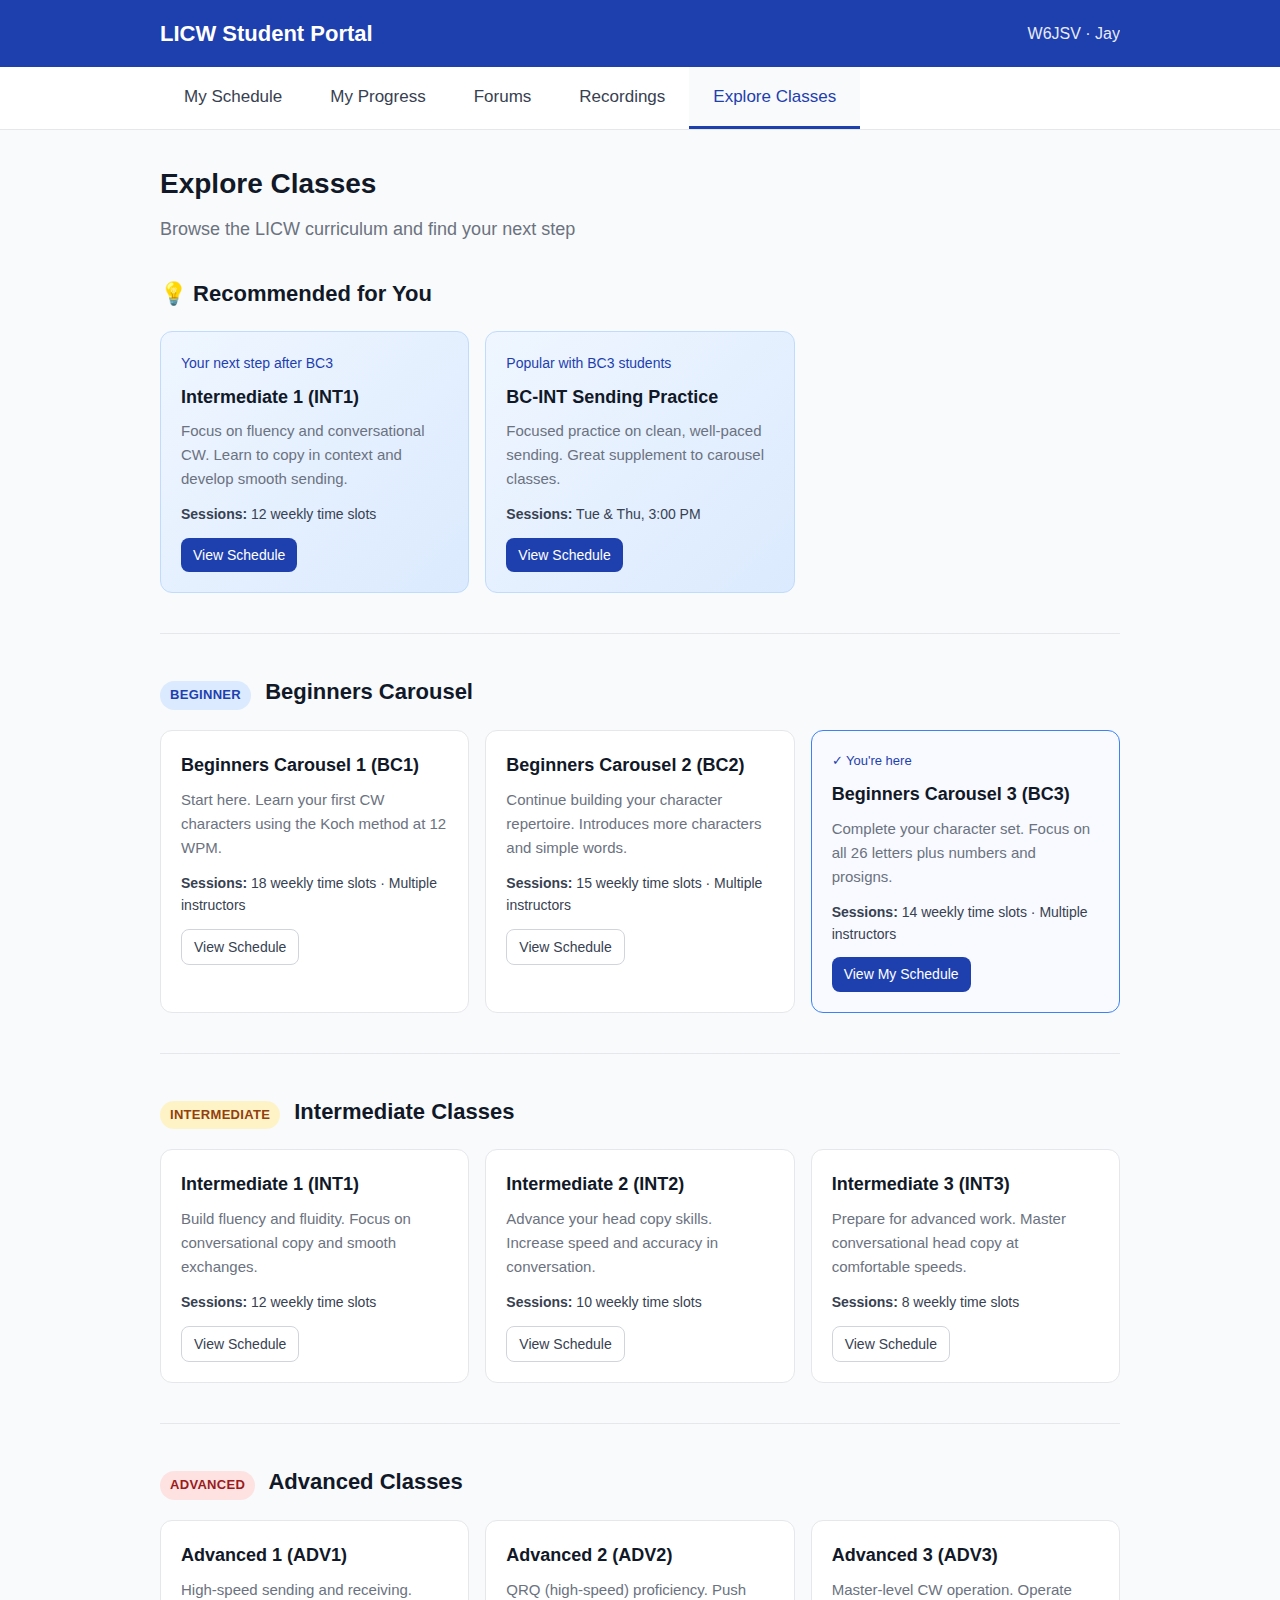
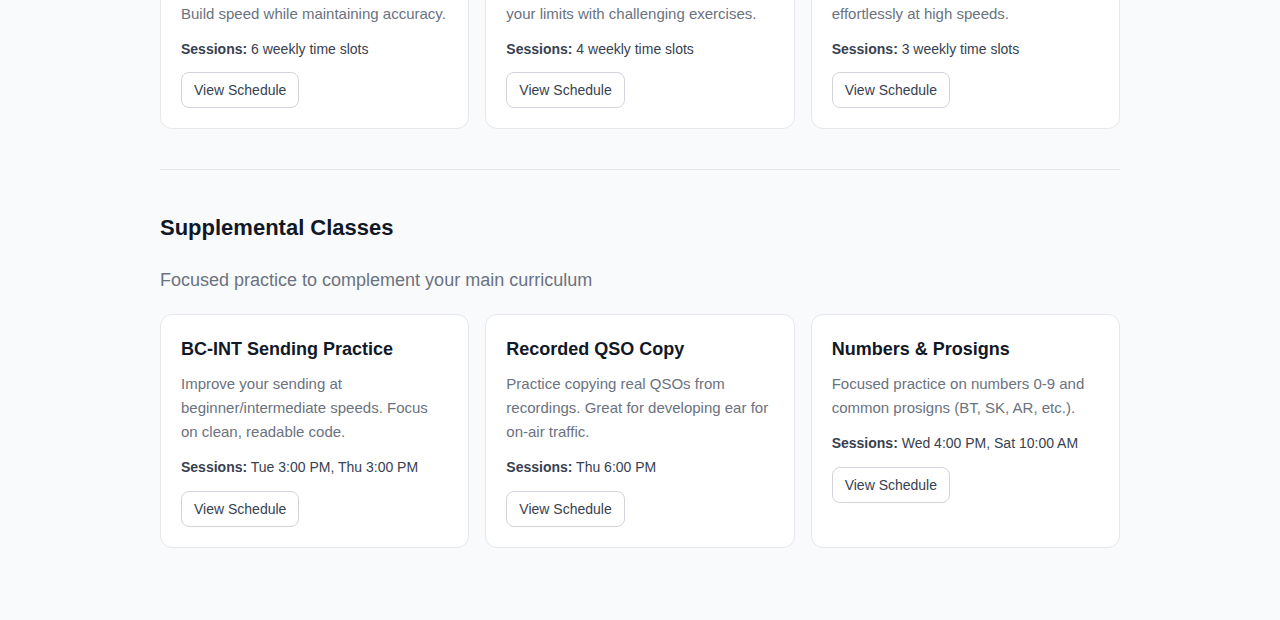
<file: licw-student-portal/mockups/explore.html>
<!DOCTYPE html>
<html lang="en">
<head>
  <meta charset="UTF-8">
  <meta name="viewport" content="width=device-width, initial-scale=1.0">
  <title>Explore Classes - LICW Student Portal</title>
  <link rel="stylesheet" href="styles.css">
</head>
<body>
  <header>
    <div class="container">
      <a href="index.html" class="logo">LICW Student Portal</a>
      <span class="user-info">W6JSV · Jay</span>
    </div>
  </header>

  <nav>
    <div class="container">
      <ul>
        <li><a href="index.html">My Schedule</a></li>
        <li><a href="progress.html">My Progress</a></li>
        <li><a href="forums.html">Forums</a></li>
        <li><a href="recordings.html">Recordings</a></li>
        <li><a href="explore.html" class="active">Explore Classes</a></li>
      </ul>
    </div>
  </nav>

  <main>
    <div class="container">
      <div class="page-header">
        <h1>Explore Classes</h1>
        <p>Browse the LICW curriculum and find your next step</p>
      </div>

      <!-- Recommendations -->
      <div class="level-section">
        <div class="level-header">
          <h2 class="level-title">💡 Recommended for You</h2>
        </div>

        <div class="class-list">
          <div class="class-card recommendation-card">
            <div class="recommendation-reason">Your next step after BC3</div>
            <div class="class-name">Intermediate 1 (INT1)</div>
            <div class="class-description">
              Focus on fluency and conversational CW. Learn to copy in context and develop smooth sending.
            </div>
            <div class="class-times">
              <strong>Sessions:</strong> 12 weekly time slots
            </div>
            <div style="margin-top: 12px;">
              <a href="#" class="btn btn-primary btn-small">View Schedule</a>
            </div>
          </div>

          <div class="class-card recommendation-card">
            <div class="recommendation-reason">Popular with BC3 students</div>
            <div class="class-name">BC-INT Sending Practice</div>
            <div class="class-description">
              Focused practice on clean, well-paced sending. Great supplement to carousel classes.
            </div>
            <div class="class-times">
              <strong>Sessions:</strong> Tue & Thu, 3:00 PM
            </div>
            <div style="margin-top: 12px;">
              <a href="#" class="btn btn-primary btn-small">View Schedule</a>
            </div>
          </div>
        </div>
      </div>

      <hr class="section-divider">

      <!-- Beginner Level -->
      <div class="level-section">
        <div class="level-header">
          <h2 class="level-title">
            <span class="badge badge-beginner" style="margin-right: 8px;">Beginner</span>
            Beginners Carousel
          </h2>
        </div>

        <div class="class-list">
          <div class="class-card">
            <div class="class-name">Beginners Carousel 1 (BC1)</div>
            <div class="class-description">
              Start here. Learn your first CW characters using the Koch method at 12 WPM.
            </div>
            <div class="class-times">
              <strong>Sessions:</strong> 18 weekly time slots · Multiple instructors
            </div>
            <div style="margin-top: 12px;">
              <a href="#" class="btn btn-secondary btn-small">View Schedule</a>
            </div>
          </div>

          <div class="class-card">
            <div class="class-name">Beginners Carousel 2 (BC2)</div>
            <div class="class-description">
              Continue building your character repertoire. Introduces more characters and simple words.
            </div>
            <div class="class-times">
              <strong>Sessions:</strong> 15 weekly time slots · Multiple instructors
            </div>
            <div style="margin-top: 12px;">
              <a href="#" class="btn btn-secondary btn-small">View Schedule</a>
            </div>
          </div>

          <div class="class-card" style="border-color: var(--primary-light); background: #f8faff;">
            <div style="font-size: 13px; color: var(--primary); font-weight: 500; margin-bottom: 8px;">✓ You're here</div>
            <div class="class-name">Beginners Carousel 3 (BC3)</div>
            <div class="class-description">
              Complete your character set. Focus on all 26 letters plus numbers and prosigns.
            </div>
            <div class="class-times">
              <strong>Sessions:</strong> 14 weekly time slots · Multiple instructors
            </div>
            <div style="margin-top: 12px;">
              <a href="index.html" class="btn btn-primary btn-small">View My Schedule</a>
            </div>
          </div>
        </div>
      </div>

      <hr class="section-divider">

      <!-- Intermediate Level -->
      <div class="level-section">
        <div class="level-header">
          <h2 class="level-title">
            <span class="badge badge-intermediate" style="margin-right: 8px;">Intermediate</span>
            Intermediate Classes
          </h2>
        </div>

        <div class="class-list">
          <div class="class-card">
            <div class="class-name">Intermediate 1 (INT1)</div>
            <div class="class-description">
              Build fluency and fluidity. Focus on conversational copy and smooth exchanges.
            </div>
            <div class="class-times">
              <strong>Sessions:</strong> 12 weekly time slots
            </div>
            <div style="margin-top: 12px;">
              <a href="#" class="btn btn-secondary btn-small">View Schedule</a>
            </div>
          </div>

          <div class="class-card">
            <div class="class-name">Intermediate 2 (INT2)</div>
            <div class="class-description">
              Advance your head copy skills. Increase speed and accuracy in conversation.
            </div>
            <div class="class-times">
              <strong>Sessions:</strong> 10 weekly time slots
            </div>
            <div style="margin-top: 12px;">
              <a href="#" class="btn btn-secondary btn-small">View Schedule</a>
            </div>
          </div>

          <div class="class-card">
            <div class="class-name">Intermediate 3 (INT3)</div>
            <div class="class-description">
              Prepare for advanced work. Master conversational head copy at comfortable speeds.
            </div>
            <div class="class-times">
              <strong>Sessions:</strong> 8 weekly time slots
            </div>
            <div style="margin-top: 12px;">
              <a href="#" class="btn btn-secondary btn-small">View Schedule</a>
            </div>
          </div>
        </div>
      </div>

      <hr class="section-divider">

      <!-- Advanced Level -->
      <div class="level-section">
        <div class="level-header">
          <h2 class="level-title">
            <span class="badge badge-advanced" style="margin-right: 8px;">Advanced</span>
            Advanced Classes
          </h2>
        </div>

        <div class="class-list">
          <div class="class-card">
            <div class="class-name">Advanced 1 (ADV1)</div>
            <div class="class-description">
              High-speed sending and receiving. Build speed while maintaining accuracy.
            </div>
            <div class="class-times">
              <strong>Sessions:</strong> 6 weekly time slots
            </div>
            <div style="margin-top: 12px;">
              <a href="#" class="btn btn-secondary btn-small">View Schedule</a>
            </div>
          </div>

          <div class="class-card">
            <div class="class-name">Advanced 2 (ADV2)</div>
            <div class="class-description">
              QRQ (high-speed) proficiency. Push your limits with challenging exercises.
            </div>
            <div class="class-times">
              <strong>Sessions:</strong> 4 weekly time slots
            </div>
            <div style="margin-top: 12px;">
              <a href="#" class="btn btn-secondary btn-small">View Schedule</a>
            </div>
          </div>

          <div class="class-card">
            <div class="class-name">Advanced 3 (ADV3)</div>
            <div class="class-description">
              Master-level CW operation. Operate effortlessly at high speeds.
            </div>
            <div class="class-times">
              <strong>Sessions:</strong> 3 weekly time slots
            </div>
            <div style="margin-top: 12px;">
              <a href="#" class="btn btn-secondary btn-small">View Schedule</a>
            </div>
          </div>
        </div>
      </div>

      <hr class="section-divider">

      <!-- Supplemental -->
      <div class="level-section">
        <div class="level-header">
          <h2 class="level-title">Supplemental Classes</h2>
        </div>
        <p style="color: var(--gray-500); margin-bottom: 20px;">
          Focused practice to complement your main curriculum
        </p>

        <div class="class-list">
          <div class="class-card">
            <div class="class-name">BC-INT Sending Practice</div>
            <div class="class-description">
              Improve your sending at beginner/intermediate speeds. Focus on clean, readable code.
            </div>
            <div class="class-times">
              <strong>Sessions:</strong> Tue 3:00 PM, Thu 3:00 PM
            </div>
            <div style="margin-top: 12px;">
              <a href="#" class="btn btn-secondary btn-small">View Schedule</a>
            </div>
          </div>

          <div class="class-card">
            <div class="class-name">Recorded QSO Copy</div>
            <div class="class-description">
              Practice copying real QSOs from recordings. Great for developing ear for on-air traffic.
            </div>
            <div class="class-times">
              <strong>Sessions:</strong> Thu 6:00 PM
            </div>
            <div style="margin-top: 12px;">
              <a href="#" class="btn btn-secondary btn-small">View Schedule</a>
            </div>
          </div>

          <div class="class-card">
            <div class="class-name">Numbers & Prosigns</div>
            <div class="class-description">
              Focused practice on numbers 0-9 and common prosigns (BT, SK, AR, etc.).
            </div>
            <div class="class-times">
              <strong>Sessions:</strong> Wed 4:00 PM, Sat 10:00 AM
            </div>
            <div style="margin-top: 12px;">
              <a href="#" class="btn btn-secondary btn-small">View Schedule</a>
            </div>
          </div>
        </div>
      </div>

    </div>
  </main>
</body>
</html>
</file>
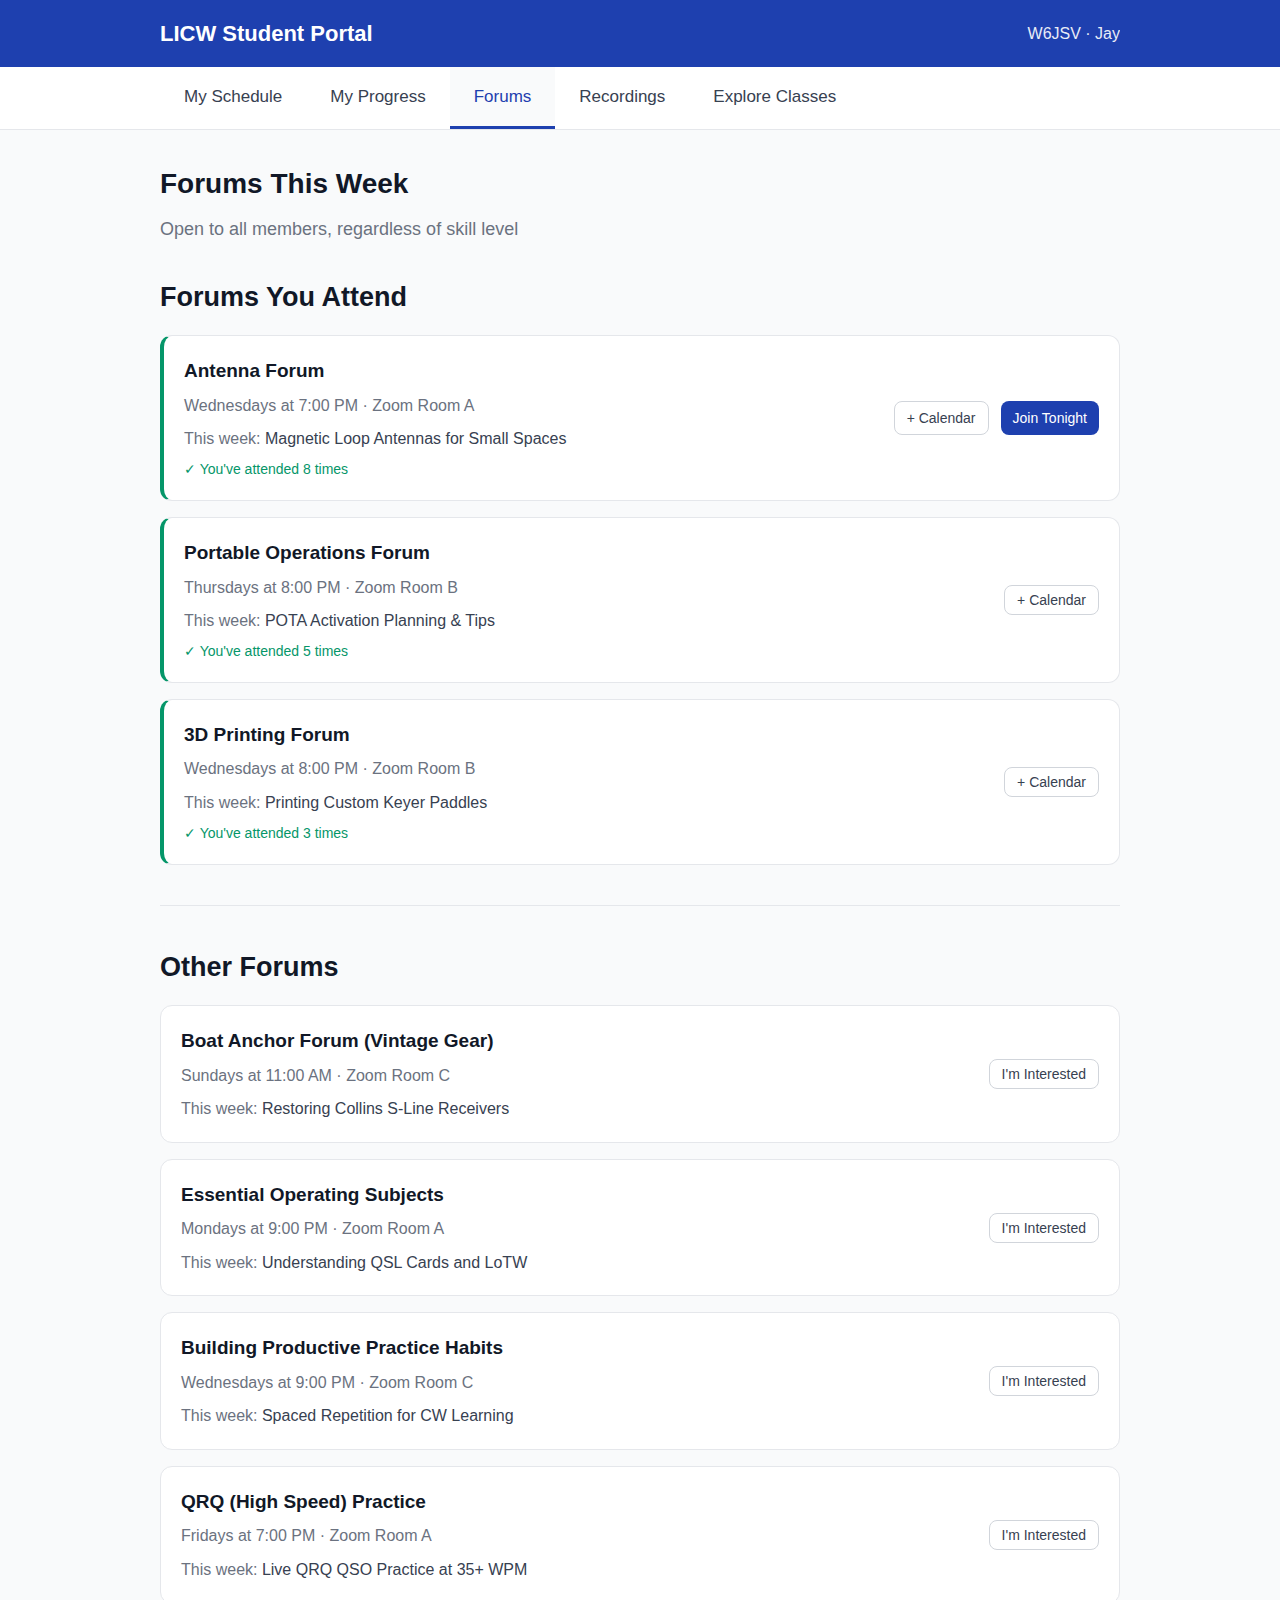
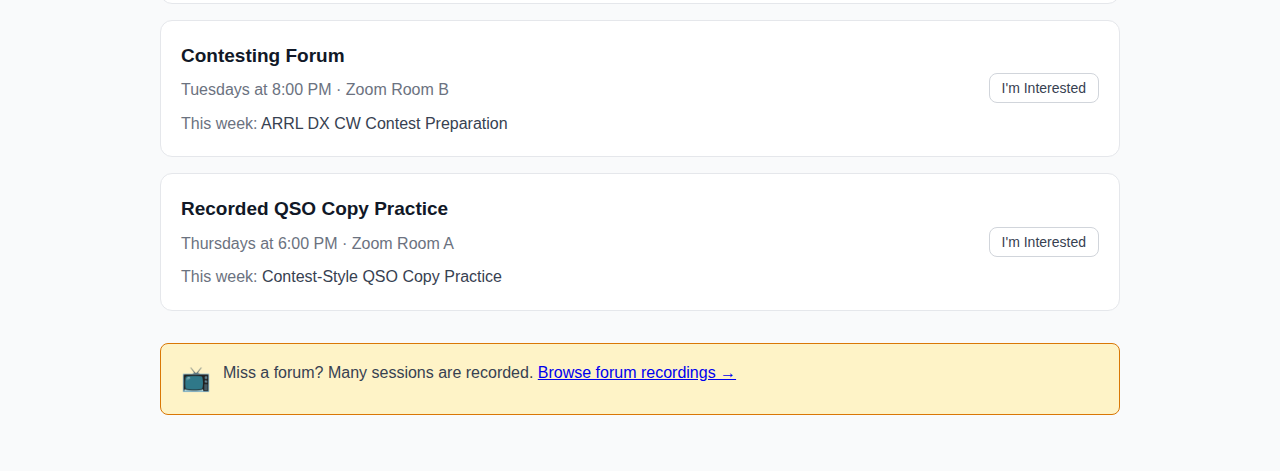
<file: licw-student-portal/mockups/forums.html>
<!DOCTYPE html>
<html lang="en">
<head>
  <meta charset="UTF-8">
  <meta name="viewport" content="width=device-width, initial-scale=1.0">
  <title>Forums - LICW Student Portal</title>
  <link rel="stylesheet" href="styles.css">
</head>
<body>
  <header>
    <div class="container">
      <a href="index.html" class="logo">LICW Student Portal</a>
      <span class="user-info">W6JSV · Jay</span>
    </div>
  </header>

  <nav>
    <div class="container">
      <ul>
        <li><a href="index.html">My Schedule</a></li>
        <li><a href="progress.html">My Progress</a></li>
        <li><a href="forums.html" class="active">Forums</a></li>
        <li><a href="recordings.html">Recordings</a></li>
        <li><a href="explore.html">Explore Classes</a></li>
      </ul>
    </div>
  </nav>

  <main>
    <div class="container">
      <div class="page-header">
        <h1>Forums This Week</h1>
        <p>Open to all members, regardless of skill level</p>
      </div>

      <!-- Forums you attend -->
      <h2 style="margin-bottom: 16px;">Forums You Attend</h2>

      <div class="forum-item" style="border-left: 4px solid var(--success);">
        <div class="forum-info">
          <div class="forum-name">Antenna Forum</div>
          <div class="forum-schedule">Wednesdays at 7:00 PM · Zoom Room A</div>
          <div class="forum-topic">
            <strong>This week:</strong> Magnetic Loop Antennas for Small Spaces
          </div>
          <div class="forum-attended">✓ You've attended 8 times</div>
        </div>
        <div style="display: flex; gap: 12px; flex-wrap: wrap;">
          <button class="btn btn-secondary btn-small">+ Calendar</button>
          <a href="#" class="btn btn-primary btn-small">Join Tonight</a>
        </div>
      </div>

      <div class="forum-item" style="border-left: 4px solid var(--success);">
        <div class="forum-info">
          <div class="forum-name">Portable Operations Forum</div>
          <div class="forum-schedule">Thursdays at 8:00 PM · Zoom Room B</div>
          <div class="forum-topic">
            <strong>This week:</strong> POTA Activation Planning & Tips
          </div>
          <div class="forum-attended">✓ You've attended 5 times</div>
        </div>
        <div style="display: flex; gap: 12px; flex-wrap: wrap;">
          <button class="btn btn-secondary btn-small">+ Calendar</button>
        </div>
      </div>

      <div class="forum-item" style="border-left: 4px solid var(--success);">
        <div class="forum-info">
          <div class="forum-name">3D Printing Forum</div>
          <div class="forum-schedule">Wednesdays at 8:00 PM · Zoom Room B</div>
          <div class="forum-topic">
            <strong>This week:</strong> Printing Custom Keyer Paddles
          </div>
          <div class="forum-attended">✓ You've attended 3 times</div>
        </div>
        <div style="display: flex; gap: 12px; flex-wrap: wrap;">
          <button class="btn btn-secondary btn-small">+ Calendar</button>
        </div>
      </div>

      <hr class="section-divider">

      <!-- Other forums -->
      <h2 style="margin-bottom: 16px;">Other Forums</h2>

      <div class="forum-item">
        <div class="forum-info">
          <div class="forum-name">Boat Anchor Forum (Vintage Gear)</div>
          <div class="forum-schedule">Sundays at 11:00 AM · Zoom Room C</div>
          <div class="forum-topic">
            <strong>This week:</strong> Restoring Collins S-Line Receivers
          </div>
        </div>
        <div style="display: flex; gap: 12px; flex-wrap: wrap;">
          <button class="btn btn-secondary btn-small">I'm Interested</button>
        </div>
      </div>

      <div class="forum-item">
        <div class="forum-info">
          <div class="forum-name">Essential Operating Subjects</div>
          <div class="forum-schedule">Mondays at 9:00 PM · Zoom Room A</div>
          <div class="forum-topic">
            <strong>This week:</strong> Understanding QSL Cards and LoTW
          </div>
        </div>
        <div style="display: flex; gap: 12px; flex-wrap: wrap;">
          <button class="btn btn-secondary btn-small">I'm Interested</button>
        </div>
      </div>

      <div class="forum-item">
        <div class="forum-info">
          <div class="forum-name">Building Productive Practice Habits</div>
          <div class="forum-schedule">Wednesdays at 9:00 PM · Zoom Room C</div>
          <div class="forum-topic">
            <strong>This week:</strong> Spaced Repetition for CW Learning
          </div>
        </div>
        <div style="display: flex; gap: 12px; flex-wrap: wrap;">
          <button class="btn btn-secondary btn-small">I'm Interested</button>
        </div>
      </div>

      <div class="forum-item">
        <div class="forum-info">
          <div class="forum-name">QRQ (High Speed) Practice</div>
          <div class="forum-schedule">Fridays at 7:00 PM · Zoom Room A</div>
          <div class="forum-topic">
            <strong>This week:</strong> Live QRQ QSO Practice at 35+ WPM
          </div>
        </div>
        <div style="display: flex; gap: 12px; flex-wrap: wrap;">
          <button class="btn btn-secondary btn-small">I'm Interested</button>
        </div>
      </div>

      <div class="forum-item">
        <div class="forum-info">
          <div class="forum-name">Contesting Forum</div>
          <div class="forum-schedule">Tuesdays at 8:00 PM · Zoom Room B</div>
          <div class="forum-topic">
            <strong>This week:</strong> ARRL DX CW Contest Preparation
          </div>
        </div>
        <div style="display: flex; gap: 12px; flex-wrap: wrap;">
          <button class="btn btn-secondary btn-small">I'm Interested</button>
        </div>
      </div>

      <div class="forum-item">
        <div class="forum-info">
          <div class="forum-name">Recorded QSO Copy Practice</div>
          <div class="forum-schedule">Thursdays at 6:00 PM · Zoom Room A</div>
          <div class="forum-topic">
            <strong>This week:</strong> Contest-Style QSO Copy Practice
          </div>
        </div>
        <div style="display: flex; gap: 12px; flex-wrap: wrap;">
          <button class="btn btn-secondary btn-small">I'm Interested</button>
        </div>
      </div>

      <!-- Tip -->
      <div class="hint-box" style="margin-top: 32px;">
        <div class="hint-icon">📺</div>
        <div class="hint-text">
          Miss a forum? Many sessions are recorded.
          <a href="recordings.html">Browse forum recordings →</a>
        </div>
      </div>

    </div>
  </main>
</body>
</html>
</file>
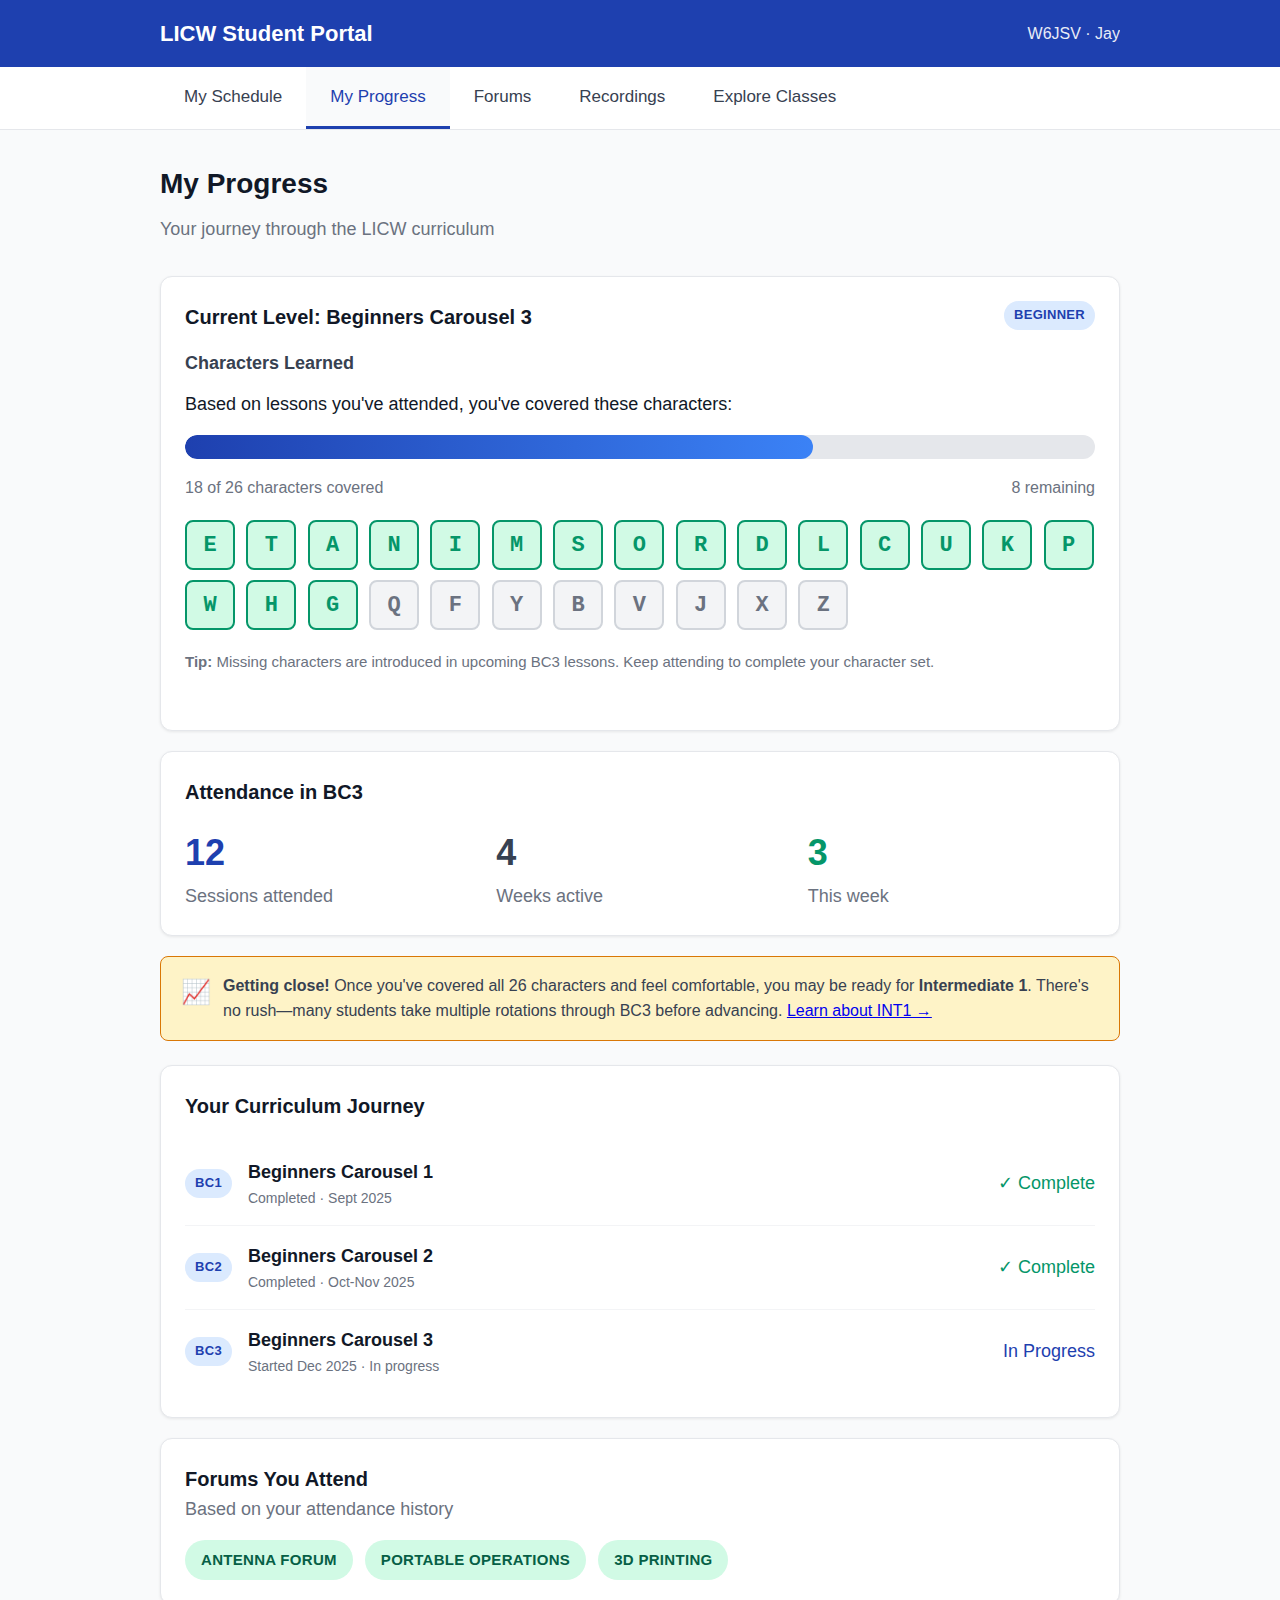
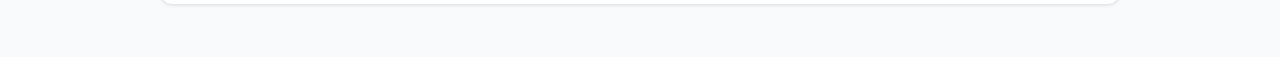
<file: licw-student-portal/mockups/progress.html>
<!DOCTYPE html>
<html lang="en">
<head>
  <meta charset="UTF-8">
  <meta name="viewport" content="width=device-width, initial-scale=1.0">
  <title>My Progress - LICW Student Portal</title>
  <link rel="stylesheet" href="styles.css">
</head>
<body>
  <header>
    <div class="container">
      <a href="index.html" class="logo">LICW Student Portal</a>
      <span class="user-info">W6JSV · Jay</span>
    </div>
  </header>

  <nav>
    <div class="container">
      <ul>
        <li><a href="index.html">My Schedule</a></li>
        <li><a href="progress.html" class="active">My Progress</a></li>
        <li><a href="forums.html">Forums</a></li>
        <li><a href="recordings.html">Recordings</a></li>
        <li><a href="explore.html">Explore Classes</a></li>
      </ul>
    </div>
  </nav>

  <main>
    <div class="container">
      <div class="page-header">
        <h1>My Progress</h1>
        <p>Your journey through the LICW curriculum</p>
      </div>

      <!-- Current Level -->
      <div class="card">
        <div class="card-header">
          <h2>Current Level: Beginners Carousel 3</h2>
          <span class="badge badge-beginner">Beginner</span>
        </div>

        <div class="progress-section">
          <h3>Characters Learned</h3>
          <p>Based on lessons you've attended, you've covered these characters:</p>

          <div class="progress-bar-container">
            <div class="progress-bar" style="width: 69%"></div>
          </div>
          <div class="progress-stats">
            <span>18 of 26 characters covered</span>
            <span>8 remaining</span>
          </div>

          <div class="character-grid">
            <div class="character learned">E</div>
            <div class="character learned">T</div>
            <div class="character learned">A</div>
            <div class="character learned">N</div>
            <div class="character learned">I</div>
            <div class="character learned">M</div>
            <div class="character learned">S</div>
            <div class="character learned">O</div>
            <div class="character learned">R</div>
            <div class="character learned">D</div>
            <div class="character learned">L</div>
            <div class="character learned">C</div>
            <div class="character learned">U</div>
            <div class="character learned">K</div>
            <div class="character learned">P</div>
            <div class="character learned">W</div>
            <div class="character learned">H</div>
            <div class="character learned">G</div>
            <div class="character missing">Q</div>
            <div class="character missing">F</div>
            <div class="character missing">Y</div>
            <div class="character missing">B</div>
            <div class="character missing">V</div>
            <div class="character missing">J</div>
            <div class="character missing">X</div>
            <div class="character missing">Z</div>
          </div>

          <p style="margin-top: 16px; color: var(--gray-500); font-size: 15px;">
            <strong>Tip:</strong> Missing characters are introduced in upcoming BC3 lessons.
            Keep attending to complete your character set.
          </p>
        </div>
      </div>

      <!-- Attendance Stats -->
      <div class="card">
        <h2>Attendance in BC3</h2>
        <div style="margin-top: 16px; display: grid; grid-template-columns: repeat(auto-fit, minmax(150px, 1fr)); gap: 24px;">
          <div>
            <div style="font-size: 36px; font-weight: 700; color: var(--primary);">12</div>
            <div style="color: var(--gray-500);">Sessions attended</div>
          </div>
          <div>
            <div style="font-size: 36px; font-weight: 700; color: var(--gray-700);">4</div>
            <div style="color: var(--gray-500);">Weeks active</div>
          </div>
          <div>
            <div style="font-size: 36px; font-weight: 700; color: var(--success);">3</div>
            <div style="color: var(--gray-500);">This week</div>
          </div>
        </div>
      </div>

      <!-- Progression Hint -->
      <div class="hint-box">
        <div class="hint-icon">📈</div>
        <div class="hint-text">
          <strong>Getting close!</strong> Once you've covered all 26 characters and feel comfortable,
          you may be ready for <strong>Intermediate 1</strong>. There's no rush—many students take
          multiple rotations through BC3 before advancing.
          <a href="explore.html">Learn about INT1 →</a>
        </div>
      </div>

      <!-- History -->
      <div class="card">
        <h2>Your Curriculum Journey</h2>
        <div style="margin-top: 20px;">
          <div style="display: flex; gap: 16px; align-items: center; padding: 16px 0; border-bottom: 1px solid var(--gray-100);">
            <span class="badge badge-beginner">BC1</span>
            <div style="flex: 1;">
              <div style="font-weight: 600;">Beginners Carousel 1</div>
              <div style="font-size: 14px; color: var(--gray-500);">Completed · Sept 2025</div>
            </div>
            <span style="color: var(--success); font-weight: 500;">✓ Complete</span>
          </div>

          <div style="display: flex; gap: 16px; align-items: center; padding: 16px 0; border-bottom: 1px solid var(--gray-100);">
            <span class="badge badge-beginner">BC2</span>
            <div style="flex: 1;">
              <div style="font-weight: 600;">Beginners Carousel 2</div>
              <div style="font-size: 14px; color: var(--gray-500);">Completed · Oct-Nov 2025</div>
            </div>
            <span style="color: var(--success); font-weight: 500;">✓ Complete</span>
          </div>

          <div style="display: flex; gap: 16px; align-items: center; padding: 16px 0;">
            <span class="badge badge-beginner">BC3</span>
            <div style="flex: 1;">
              <div style="font-weight: 600;">Beginners Carousel 3</div>
              <div style="font-size: 14px; color: var(--gray-500);">Started Dec 2025 · In progress</div>
            </div>
            <span style="color: var(--primary); font-weight: 500;">In Progress</span>
          </div>
        </div>
      </div>

      <!-- Forums Attended -->
      <div class="card">
        <h2>Forums You Attend</h2>
        <p style="color: var(--gray-500); margin-bottom: 16px;">Based on your attendance history</p>
        <div style="display: flex; flex-wrap: wrap; gap: 12px;">
          <span class="badge badge-forum" style="font-size: 15px; padding: 8px 16px;">Antenna Forum</span>
          <span class="badge badge-forum" style="font-size: 15px; padding: 8px 16px;">Portable Operations</span>
          <span class="badge badge-forum" style="font-size: 15px; padding: 8px 16px;">3D Printing</span>
        </div>
      </div>

    </div>
  </main>
</body>
</html>
</file>
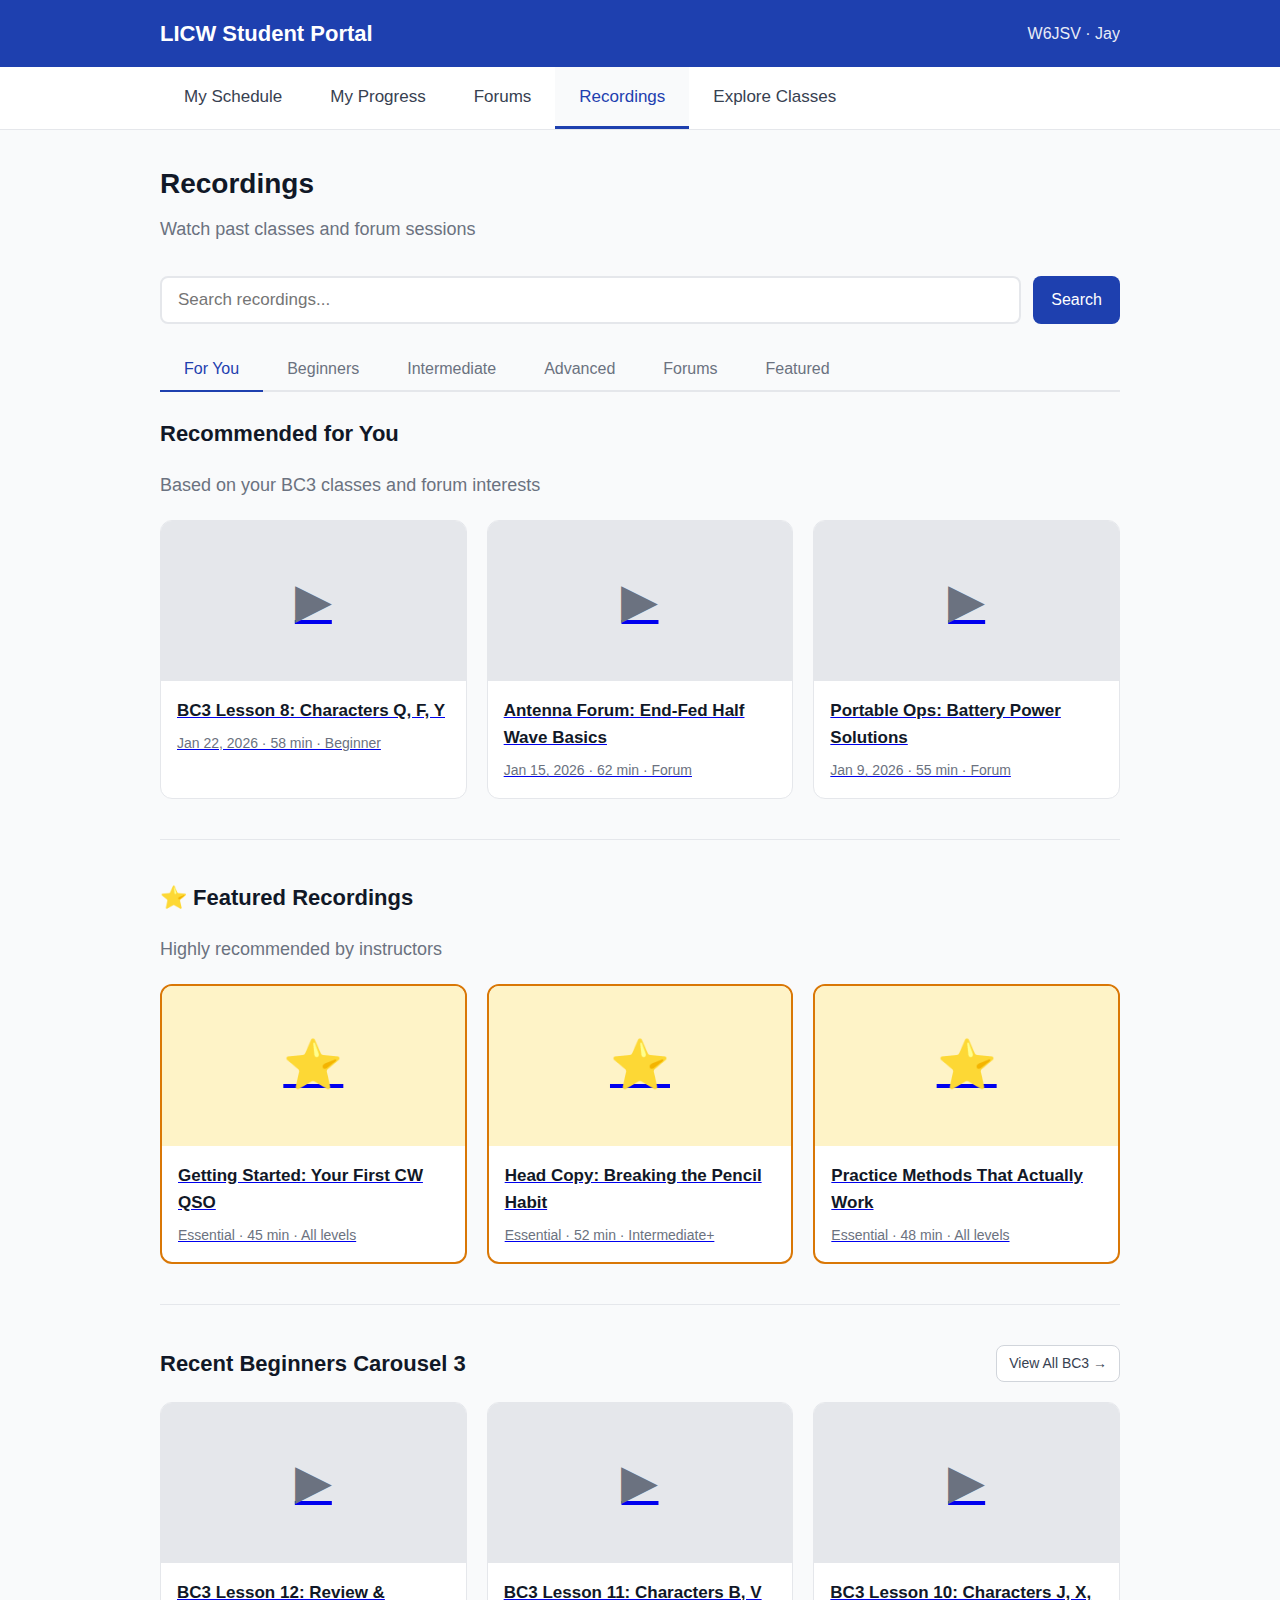
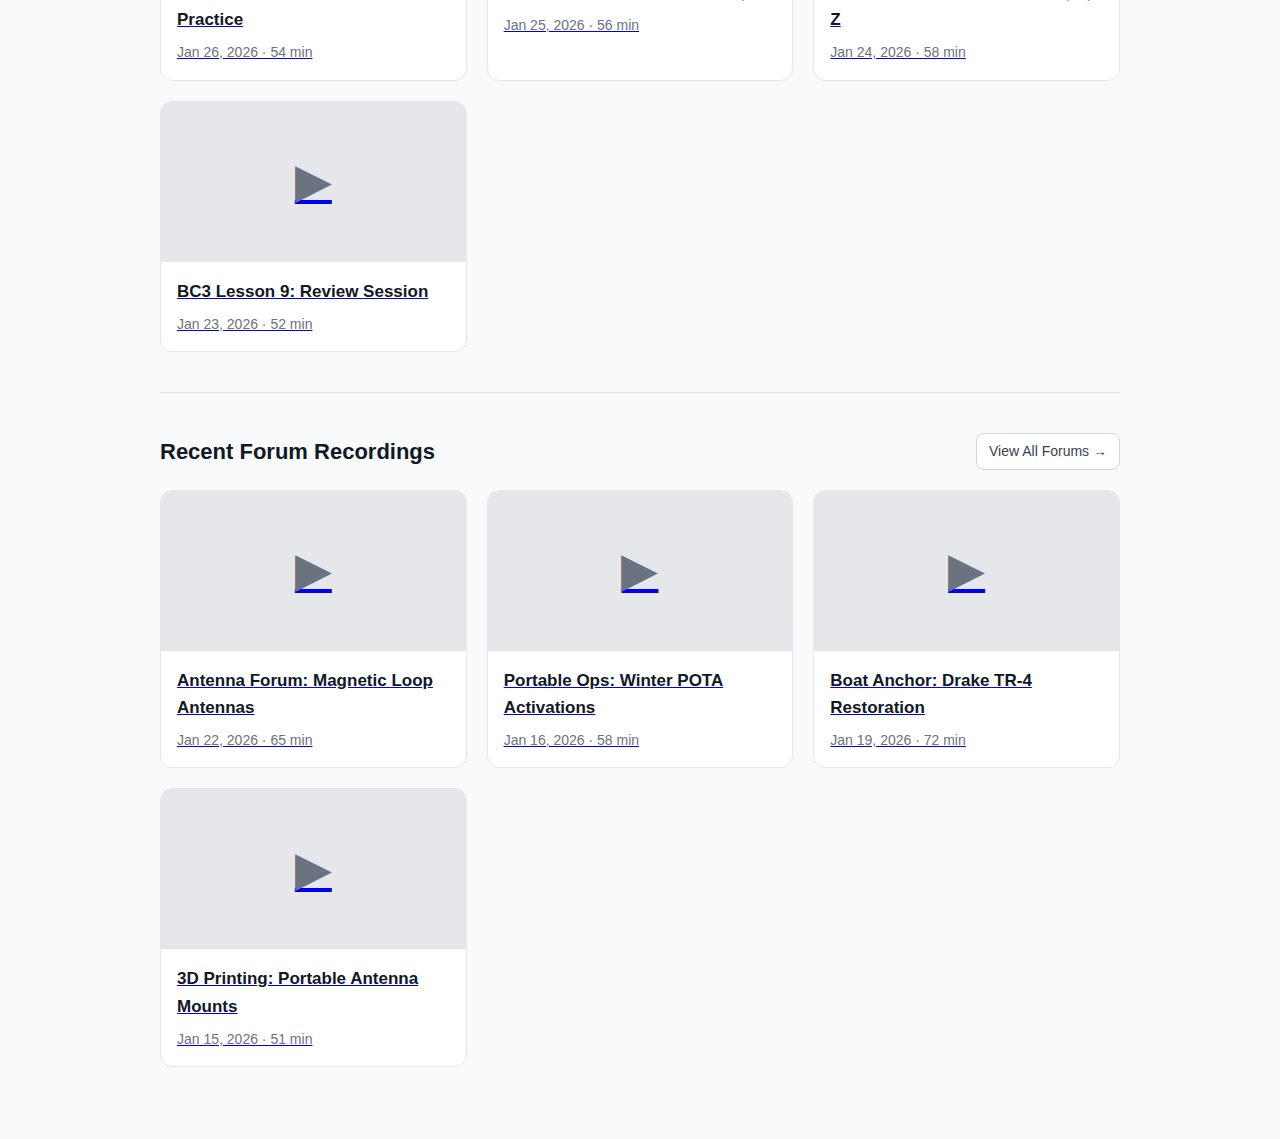
<file: licw-student-portal/mockups/recordings.html>
<!DOCTYPE html>
<html lang="en">
<head>
  <meta charset="UTF-8">
  <meta name="viewport" content="width=device-width, initial-scale=1.0">
  <title>Recordings - LICW Student Portal</title>
  <link rel="stylesheet" href="styles.css">
</head>
<body>
  <header>
    <div class="container">
      <a href="index.html" class="logo">LICW Student Portal</a>
      <span class="user-info">W6JSV · Jay</span>
    </div>
  </header>

  <nav>
    <div class="container">
      <ul>
        <li><a href="index.html">My Schedule</a></li>
        <li><a href="progress.html">My Progress</a></li>
        <li><a href="forums.html">Forums</a></li>
        <li><a href="recordings.html" class="active">Recordings</a></li>
        <li><a href="explore.html">Explore Classes</a></li>
      </ul>
    </div>
  </nav>

  <main>
    <div class="container">
      <div class="page-header">
        <h1>Recordings</h1>
        <p>Watch past classes and forum sessions</p>
      </div>

      <div class="search-box">
        <input type="text" class="search-input" placeholder="Search recordings...">
        <button class="btn btn-primary">Search</button>
      </div>

      <div class="tabs">
        <button class="tab active">For You</button>
        <button class="tab">Beginners</button>
        <button class="tab">Intermediate</button>
        <button class="tab">Advanced</button>
        <button class="tab">Forums</button>
        <button class="tab">Featured</button>
      </div>

      <!-- For You Section (personalized) -->
      <div class="level-section">
        <div class="level-header">
          <h2 class="level-title">Recommended for You</h2>
        </div>
        <p style="color: var(--gray-500); margin-bottom: 20px;">Based on your BC3 classes and forum interests</p>

        <div class="recording-grid">
          <a href="#" class="recording-card">
            <div class="recording-thumbnail">▶</div>
            <div class="recording-info">
              <div class="recording-title">BC3 Lesson 8: Characters Q, F, Y</div>
              <div class="recording-meta">Jan 22, 2026 · 58 min · Beginner</div>
            </div>
          </a>

          <a href="#" class="recording-card">
            <div class="recording-thumbnail">▶</div>
            <div class="recording-info">
              <div class="recording-title">Antenna Forum: End-Fed Half Wave Basics</div>
              <div class="recording-meta">Jan 15, 2026 · 62 min · Forum</div>
            </div>
          </a>

          <a href="#" class="recording-card">
            <div class="recording-thumbnail">▶</div>
            <div class="recording-info">
              <div class="recording-title">Portable Ops: Battery Power Solutions</div>
              <div class="recording-meta">Jan 9, 2026 · 55 min · Forum</div>
            </div>
          </a>
        </div>
      </div>

      <hr class="section-divider">

      <!-- Featured Section -->
      <div class="level-section">
        <div class="level-header">
          <h2 class="level-title">⭐ Featured Recordings</h2>
        </div>
        <p style="color: var(--gray-500); margin-bottom: 20px;">Highly recommended by instructors</p>

        <div class="recording-grid">
          <a href="#" class="recording-card" style="border: 2px solid var(--warning);">
            <div class="recording-thumbnail" style="background: var(--warning-light);">⭐</div>
            <div class="recording-info">
              <div class="recording-title">Getting Started: Your First CW QSO</div>
              <div class="recording-meta">Essential · 45 min · All levels</div>
            </div>
          </a>

          <a href="#" class="recording-card" style="border: 2px solid var(--warning);">
            <div class="recording-thumbnail" style="background: var(--warning-light);">⭐</div>
            <div class="recording-info">
              <div class="recording-title">Head Copy: Breaking the Pencil Habit</div>
              <div class="recording-meta">Essential · 52 min · Intermediate+</div>
            </div>
          </a>

          <a href="#" class="recording-card" style="border: 2px solid var(--warning);">
            <div class="recording-thumbnail" style="background: var(--warning-light);">⭐</div>
            <div class="recording-info">
              <div class="recording-title">Practice Methods That Actually Work</div>
              <div class="recording-meta">Essential · 48 min · All levels</div>
            </div>
          </a>
        </div>
      </div>

      <hr class="section-divider">

      <!-- Recent BC3 -->
      <div class="level-section">
        <div class="level-header">
          <h2 class="level-title">Recent Beginners Carousel 3</h2>
          <a href="#" class="btn btn-secondary btn-small">View All BC3 →</a>
        </div>

        <div class="recording-grid">
          <a href="#" class="recording-card">
            <div class="recording-thumbnail">▶</div>
            <div class="recording-info">
              <div class="recording-title">BC3 Lesson 12: Review & Practice</div>
              <div class="recording-meta">Jan 26, 2026 · 54 min</div>
            </div>
          </a>

          <a href="#" class="recording-card">
            <div class="recording-thumbnail">▶</div>
            <div class="recording-info">
              <div class="recording-title">BC3 Lesson 11: Characters B, V</div>
              <div class="recording-meta">Jan 25, 2026 · 56 min</div>
            </div>
          </a>

          <a href="#" class="recording-card">
            <div class="recording-thumbnail">▶</div>
            <div class="recording-info">
              <div class="recording-title">BC3 Lesson 10: Characters J, X, Z</div>
              <div class="recording-meta">Jan 24, 2026 · 58 min</div>
            </div>
          </a>

          <a href="#" class="recording-card">
            <div class="recording-thumbnail">▶</div>
            <div class="recording-info">
              <div class="recording-title">BC3 Lesson 9: Review Session</div>
              <div class="recording-meta">Jan 23, 2026 · 52 min</div>
            </div>
          </a>
        </div>
      </div>

      <hr class="section-divider">

      <!-- Recent Forum Recordings -->
      <div class="level-section">
        <div class="level-header">
          <h2 class="level-title">Recent Forum Recordings</h2>
          <a href="#" class="btn btn-secondary btn-small">View All Forums →</a>
        </div>

        <div class="recording-grid">
          <a href="#" class="recording-card">
            <div class="recording-thumbnail">▶</div>
            <div class="recording-info">
              <div class="recording-title">Antenna Forum: Magnetic Loop Antennas</div>
              <div class="recording-meta">Jan 22, 2026 · 65 min</div>
            </div>
          </a>

          <a href="#" class="recording-card">
            <div class="recording-thumbnail">▶</div>
            <div class="recording-info">
              <div class="recording-title">Portable Ops: Winter POTA Activations</div>
              <div class="recording-meta">Jan 16, 2026 · 58 min</div>
            </div>
          </a>

          <a href="#" class="recording-card">
            <div class="recording-thumbnail">▶</div>
            <div class="recording-info">
              <div class="recording-title">Boat Anchor: Drake TR-4 Restoration</div>
              <div class="recording-meta">Jan 19, 2026 · 72 min</div>
            </div>
          </a>

          <a href="#" class="recording-card">
            <div class="recording-thumbnail">▶</div>
            <div class="recording-info">
              <div class="recording-title">3D Printing: Portable Antenna Mounts</div>
              <div class="recording-meta">Jan 15, 2026 · 51 min</div>
            </div>
          </a>
        </div>
      </div>

    </div>
  </main>
</body>
</html>
</file>
<file: licw-student-portal/mockups/styles.css>
/* LICW Student Portal - Mockup Styles */

:root {
  --primary: #1e40af;
  --primary-light: #3b82f6;
  --primary-dark: #1e3a8a;
  --success: #059669;
  --success-light: #d1fae5;
  --warning: #d97706;
  --warning-light: #fef3c7;
  --gray-50: #f9fafb;
  --gray-100: #f3f4f6;
  --gray-200: #e5e7eb;
  --gray-300: #d1d5db;
  --gray-500: #6b7280;
  --gray-700: #374151;
  --gray-900: #111827;
  --white: #ffffff;
}

* {
  box-sizing: border-box;
  margin: 0;
  padding: 0;
}

body {
  font-family: -apple-system, BlinkMacSystemFont, "Segoe UI", Roboto, "Helvetica Neue", Arial, sans-serif;
  font-size: 18px;
  line-height: 1.6;
  color: var(--gray-900);
  background: var(--gray-50);
}

/* Layout */
.container {
  max-width: 1000px;
  margin: 0 auto;
  padding: 0 20px;
}

/* Header */
header {
  background: var(--primary);
  color: var(--white);
  padding: 16px 0;
  position: sticky;
  top: 0;
  z-index: 100;
}

header .container {
  display: flex;
  justify-content: space-between;
  align-items: center;
  flex-wrap: wrap;
  gap: 12px;
}

.logo {
  font-size: 22px;
  font-weight: 600;
  text-decoration: none;
  color: var(--white);
}

.user-info {
  font-size: 16px;
  opacity: 0.9;
}

/* Navigation */
nav {
  background: var(--white);
  border-bottom: 1px solid var(--gray-200);
  padding: 0;
}

nav ul {
  list-style: none;
  display: flex;
  flex-wrap: wrap;
  gap: 0;
}

nav a {
  display: block;
  padding: 16px 24px;
  color: var(--gray-700);
  text-decoration: none;
  font-size: 17px;
  font-weight: 500;
  border-bottom: 3px solid transparent;
  transition: all 0.15s;
}

nav a:hover {
  background: var(--gray-50);
  color: var(--primary);
}

nav a.active {
  color: var(--primary);
  border-bottom-color: var(--primary);
  background: var(--gray-50);
}

/* Main Content */
main {
  padding: 32px 0;
  min-height: calc(100vh - 200px);
}

/* Page Header */
.page-header {
  margin-bottom: 32px;
}

.page-header h1 {
  font-size: 28px;
  font-weight: 600;
  color: var(--gray-900);
  margin-bottom: 8px;
}

.page-header p {
  font-size: 18px;
  color: var(--gray-500);
}

/* Cards */
.card {
  background: var(--white);
  border-radius: 12px;
  padding: 24px;
  margin-bottom: 20px;
  box-shadow: 0 1px 3px rgba(0, 0, 0, 0.08);
  border: 1px solid var(--gray-200);
}

.card-header {
  display: flex;
  justify-content: space-between;
  align-items: flex-start;
  margin-bottom: 16px;
  flex-wrap: wrap;
  gap: 12px;
}

.card h2 {
  font-size: 20px;
  font-weight: 600;
  color: var(--gray-900);
}

.card h3 {
  font-size: 18px;
  font-weight: 600;
  color: var(--gray-700);
  margin-bottom: 12px;
}

/* Schedule Items */
.schedule-item {
  display: flex;
  gap: 20px;
  padding: 20px 0;
  border-bottom: 1px solid var(--gray-100);
  align-items: flex-start;
}

.schedule-item:last-child {
  border-bottom: none;
  padding-bottom: 0;
}

.schedule-item:first-child {
  padding-top: 0;
}

.schedule-time {
  min-width: 100px;
  text-align: center;
}

.schedule-day {
  font-size: 15px;
  font-weight: 600;
  color: var(--primary);
  text-transform: uppercase;
  letter-spacing: 0.5px;
}

.schedule-hour {
  font-size: 17px;
  color: var(--gray-700);
  margin-top: 4px;
}

.schedule-details {
  flex: 1;
}

.schedule-title {
  font-size: 19px;
  font-weight: 600;
  color: var(--gray-900);
  margin-bottom: 6px;
}

.schedule-meta {
  font-size: 16px;
  color: var(--gray-500);
  margin-bottom: 8px;
}

.schedule-topic {
  font-size: 16px;
  color: var(--gray-700);
  background: var(--gray-100);
  padding: 8px 12px;
  border-radius: 6px;
  margin-top: 8px;
}

.schedule-actions {
  display: flex;
  gap: 12px;
  align-items: center;
}

/* Buttons */
.btn {
  display: inline-flex;
  align-items: center;
  gap: 8px;
  padding: 10px 18px;
  font-size: 16px;
  font-weight: 500;
  border-radius: 8px;
  border: none;
  cursor: pointer;
  text-decoration: none;
  transition: all 0.15s;
}

.btn-primary {
  background: var(--primary);
  color: var(--white);
}

.btn-primary:hover {
  background: var(--primary-dark);
}

.btn-secondary {
  background: var(--white);
  color: var(--gray-700);
  border: 1px solid var(--gray-300);
}

.btn-secondary:hover {
  background: var(--gray-50);
  border-color: var(--gray-400);
}

.btn-small {
  padding: 6px 12px;
  font-size: 14px;
}

/* Badges */
.badge {
  display: inline-block;
  padding: 4px 10px;
  font-size: 13px;
  font-weight: 600;
  border-radius: 20px;
  text-transform: uppercase;
  letter-spacing: 0.3px;
}

.badge-beginner {
  background: #dbeafe;
  color: #1e40af;
}

.badge-intermediate {
  background: #fef3c7;
  color: #92400e;
}

.badge-advanced {
  background: #fee2e2;
  color: #991b1b;
}

.badge-forum {
  background: #d1fae5;
  color: #065f46;
}

/* Filters */
.filters {
  display: flex;
  gap: 12px;
  margin-bottom: 24px;
  flex-wrap: wrap;
}

.filter-btn {
  padding: 10px 20px;
  font-size: 16px;
  font-weight: 500;
  border-radius: 24px;
  border: 2px solid var(--gray-300);
  background: var(--white);
  color: var(--gray-700);
  cursor: pointer;
  transition: all 0.15s;
}

.filter-btn:hover {
  border-color: var(--primary-light);
  color: var(--primary);
}

.filter-btn.active {
  border-color: var(--primary);
  background: var(--primary);
  color: var(--white);
}

/* Progress Section */
.progress-section {
  margin-bottom: 32px;
}

.progress-bar-container {
  background: var(--gray-200);
  border-radius: 12px;
  height: 24px;
  overflow: hidden;
  margin: 16px 0;
}

.progress-bar {
  height: 100%;
  background: linear-gradient(90deg, var(--primary), var(--primary-light));
  border-radius: 12px;
  transition: width 0.3s;
}

.progress-stats {
  display: flex;
  justify-content: space-between;
  font-size: 16px;
  color: var(--gray-500);
}

/* Character Grid */
.character-grid {
  display: grid;
  grid-template-columns: repeat(auto-fill, minmax(50px, 1fr));
  gap: 10px;
  margin: 20px 0;
}

.character {
  display: flex;
  align-items: center;
  justify-content: center;
  width: 50px;
  height: 50px;
  font-size: 22px;
  font-weight: 700;
  font-family: monospace;
  border-radius: 8px;
  border: 2px solid var(--gray-200);
  background: var(--white);
}

.character.learned {
  background: var(--success-light);
  border-color: var(--success);
  color: var(--success);
}

.character.missing {
  background: var(--gray-100);
  border-color: var(--gray-300);
  color: var(--gray-500);
}

/* Forum List */
.forum-item {
  display: flex;
  justify-content: space-between;
  align-items: center;
  padding: 20px;
  background: var(--white);
  border-radius: 12px;
  margin-bottom: 16px;
  border: 1px solid var(--gray-200);
  flex-wrap: wrap;
  gap: 16px;
}

.forum-info {
  flex: 1;
  min-width: 250px;
}

.forum-name {
  font-size: 19px;
  font-weight: 600;
  color: var(--gray-900);
  margin-bottom: 6px;
}

.forum-schedule {
  font-size: 16px;
  color: var(--gray-500);
  margin-bottom: 8px;
}

.forum-topic {
  font-size: 16px;
  color: var(--gray-700);
}

.forum-topic strong {
  color: var(--gray-500);
  font-weight: 500;
}

.forum-attended {
  font-size: 14px;
  color: var(--success);
  margin-top: 6px;
}

/* Recording Grid */
.recording-grid {
  display: grid;
  grid-template-columns: repeat(auto-fill, minmax(300px, 1fr));
  gap: 20px;
}

.recording-card {
  background: var(--white);
  border-radius: 12px;
  overflow: hidden;
  border: 1px solid var(--gray-200);
  transition: box-shadow 0.15s;
}

.recording-card:hover {
  box-shadow: 0 4px 12px rgba(0, 0, 0, 0.1);
}

.recording-thumbnail {
  background: var(--gray-200);
  height: 160px;
  display: flex;
  align-items: center;
  justify-content: center;
  color: var(--gray-500);
  font-size: 48px;
}

.recording-info {
  padding: 16px;
}

.recording-title {
  font-size: 17px;
  font-weight: 600;
  color: var(--gray-900);
  margin-bottom: 8px;
}

.recording-meta {
  font-size: 14px;
  color: var(--gray-500);
}

/* Class Browser */
.level-section {
  margin-bottom: 40px;
}

.level-header {
  display: flex;
  justify-content: space-between;
  align-items: center;
  margin-bottom: 20px;
  flex-wrap: wrap;
  gap: 12px;
}

.level-title {
  font-size: 22px;
  font-weight: 600;
  color: var(--gray-900);
}

.class-list {
  display: grid;
  grid-template-columns: repeat(auto-fill, minmax(280px, 1fr));
  gap: 16px;
}

.class-card {
  background: var(--white);
  border-radius: 12px;
  padding: 20px;
  border: 1px solid var(--gray-200);
  transition: all 0.15s;
}

.class-card:hover {
  border-color: var(--primary-light);
  box-shadow: 0 2px 8px rgba(0, 0, 0, 0.08);
}

.class-name {
  font-size: 18px;
  font-weight: 600;
  color: var(--gray-900);
  margin-bottom: 8px;
}

.class-description {
  font-size: 15px;
  color: var(--gray-500);
  margin-bottom: 12px;
}

.class-times {
  font-size: 14px;
  color: var(--gray-700);
}

/* Recommendations */
.recommendation-card {
  background: linear-gradient(135deg, #eff6ff 0%, #dbeafe 100%);
  border: 1px solid #bfdbfe;
}

.recommendation-reason {
  font-size: 14px;
  color: var(--primary);
  font-weight: 500;
  margin-bottom: 8px;
}

/* Section Divider */
.section-divider {
  margin: 40px 0;
  border: none;
  border-top: 1px solid var(--gray-200);
}

/* Empty State */
.empty-state {
  text-align: center;
  padding: 60px 20px;
  color: var(--gray-500);
}

.empty-state-icon {
  font-size: 48px;
  margin-bottom: 16px;
}

.empty-state h3 {
  font-size: 20px;
  color: var(--gray-700);
  margin-bottom: 8px;
}

/* Tabs */
.tabs {
  display: flex;
  gap: 0;
  border-bottom: 2px solid var(--gray-200);
  margin-bottom: 24px;
}

.tab {
  padding: 12px 24px;
  font-size: 16px;
  font-weight: 500;
  color: var(--gray-500);
  background: none;
  border: none;
  cursor: pointer;
  border-bottom: 2px solid transparent;
  margin-bottom: -2px;
  transition: all 0.15s;
}

.tab:hover {
  color: var(--gray-700);
}

.tab.active {
  color: var(--primary);
  border-bottom-color: var(--primary);
}

/* Search */
.search-box {
  display: flex;
  gap: 12px;
  margin-bottom: 24px;
}

.search-input {
  flex: 1;
  padding: 12px 16px;
  font-size: 17px;
  border: 2px solid var(--gray-200);
  border-radius: 8px;
  outline: none;
  transition: border-color 0.15s;
}

.search-input:focus {
  border-color: var(--primary-light);
}

/* Hint Box */
.hint-box {
  background: var(--warning-light);
  border: 1px solid var(--warning);
  border-radius: 8px;
  padding: 16px 20px;
  margin-bottom: 24px;
  display: flex;
  gap: 12px;
  align-items: flex-start;
}

.hint-icon {
  font-size: 24px;
}

.hint-text {
  font-size: 16px;
  color: var(--gray-700);
}

/* Responsive */
@media (max-width: 768px) {
  body {
    font-size: 16px;
  }

  nav a {
    padding: 12px 16px;
    font-size: 15px;
  }

  .schedule-item {
    flex-direction: column;
    gap: 12px;
  }

  .schedule-time {
    text-align: left;
    display: flex;
    gap: 12px;
    align-items: center;
  }

  .schedule-actions {
    width: 100%;
  }

  .btn {
    flex: 1;
    justify-content: center;
  }

  .forum-item {
    flex-direction: column;
    align-items: flex-start;
  }

  .page-header h1 {
    font-size: 24px;
  }
}
</file>
